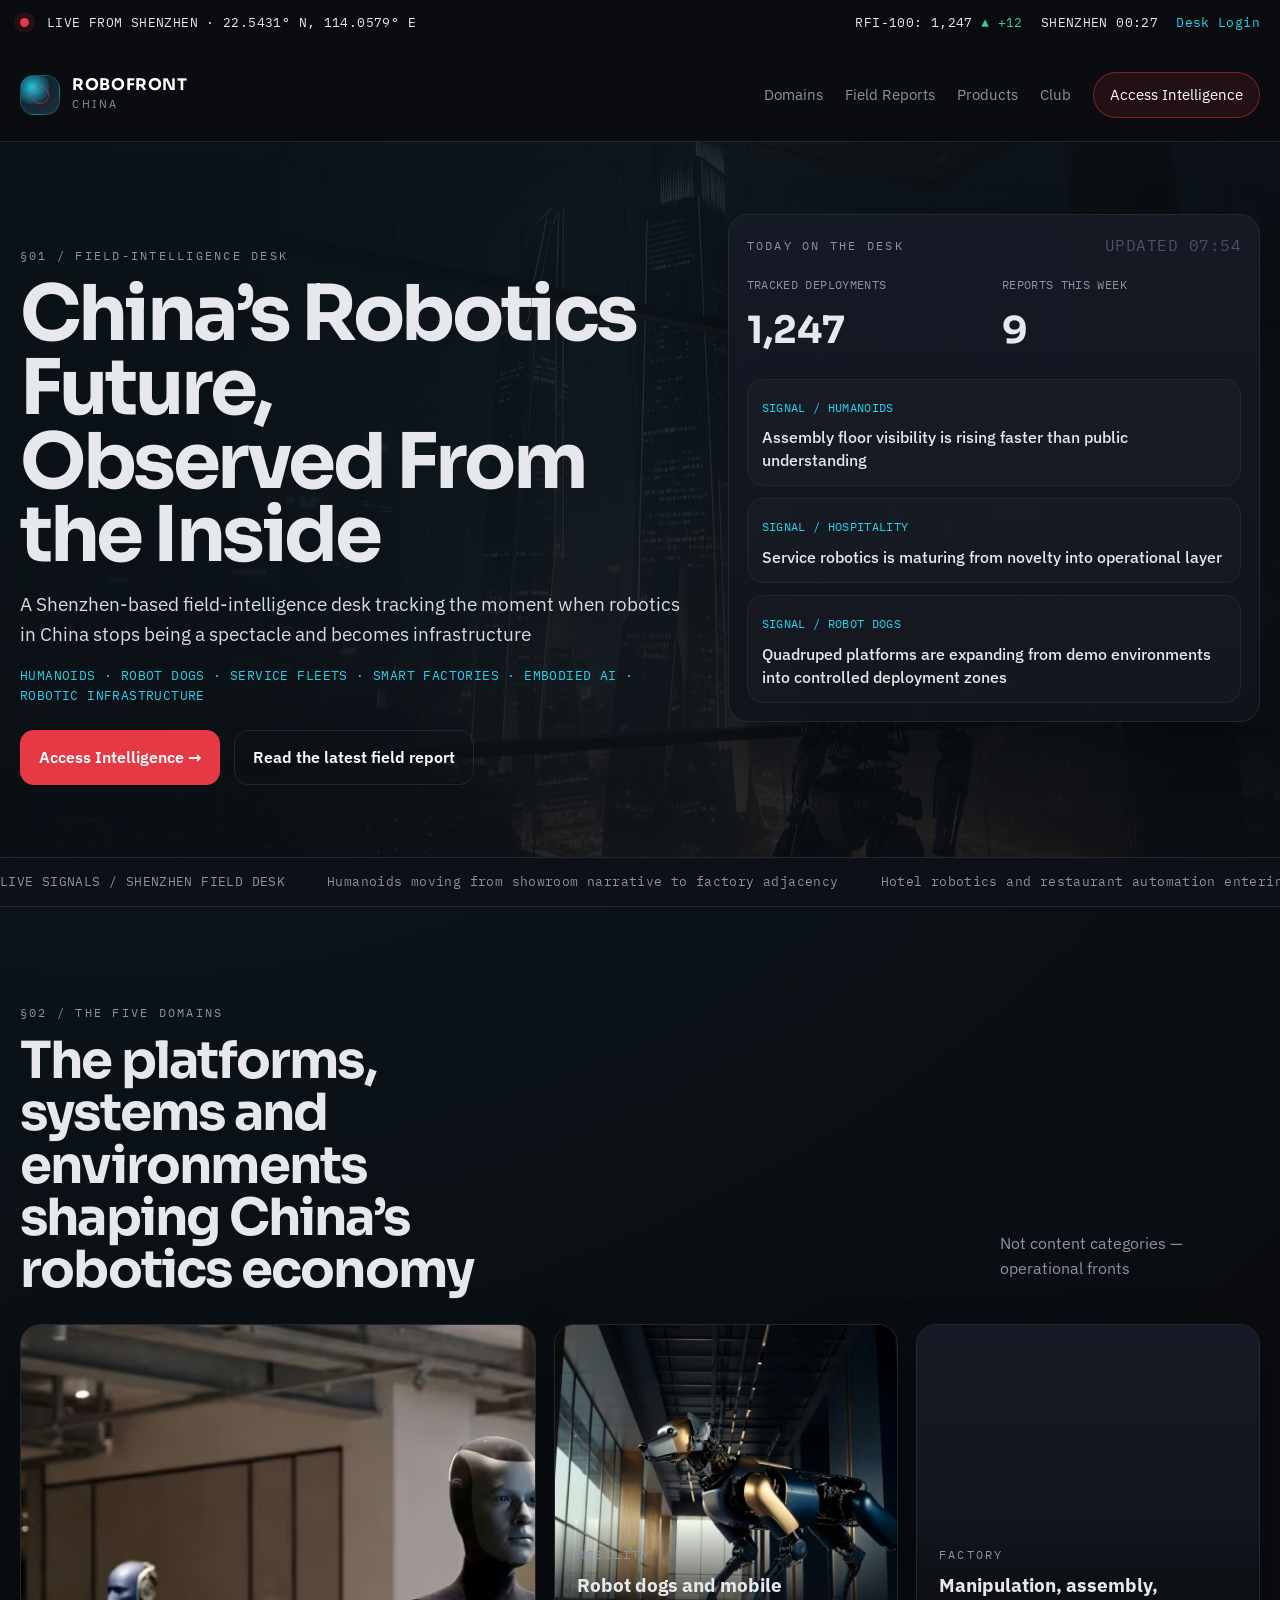
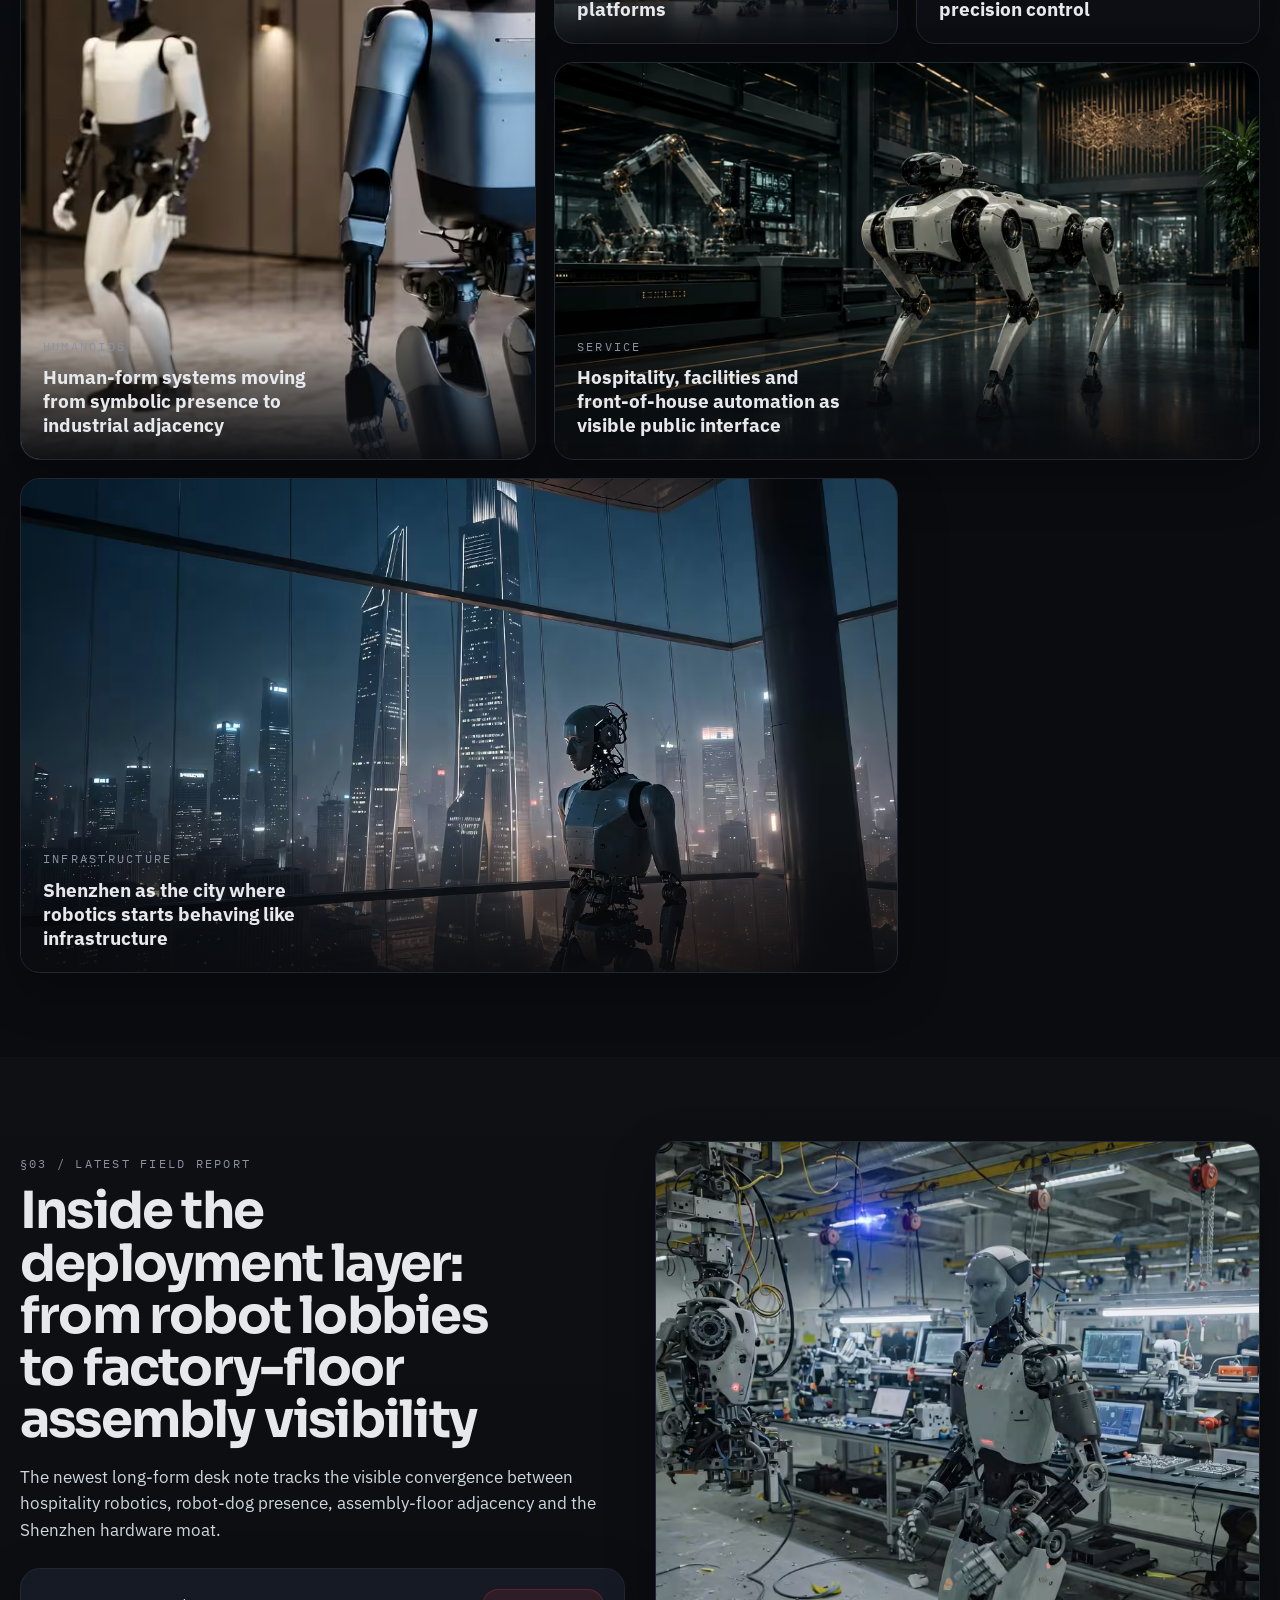
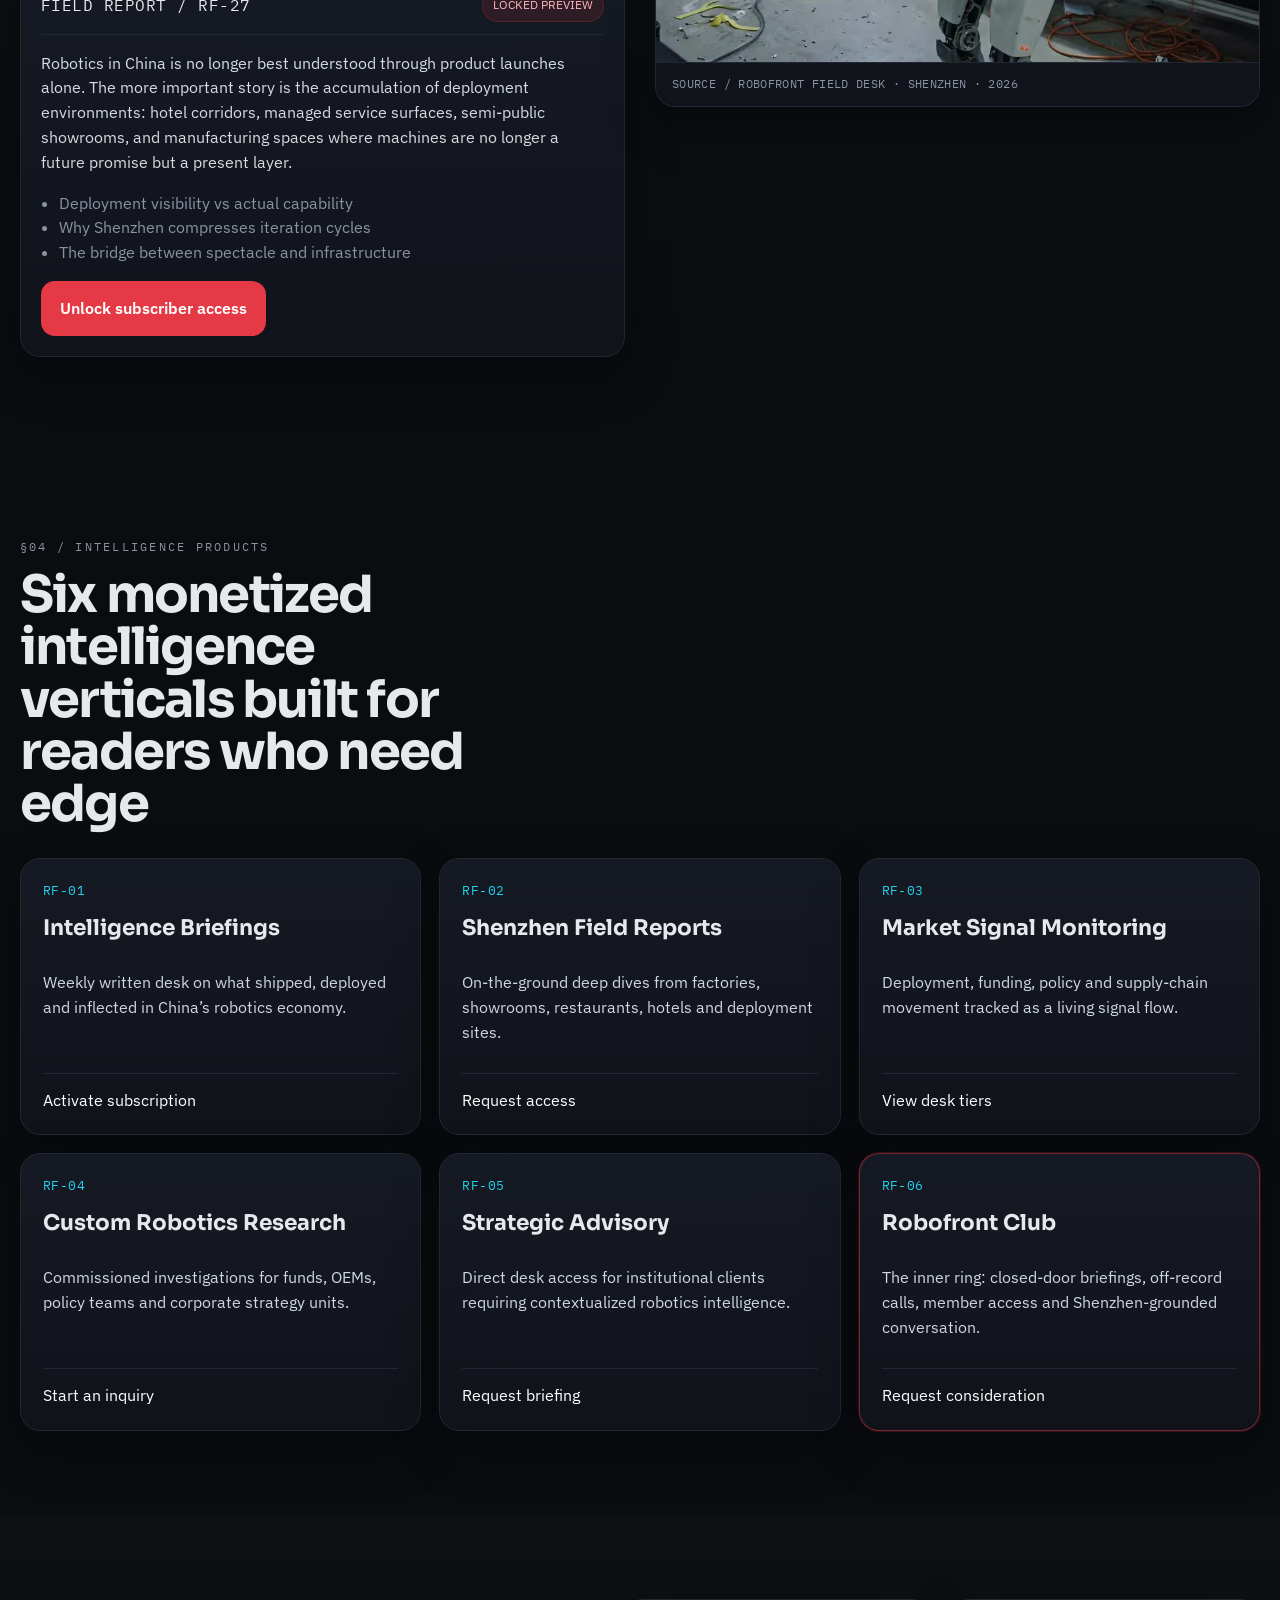
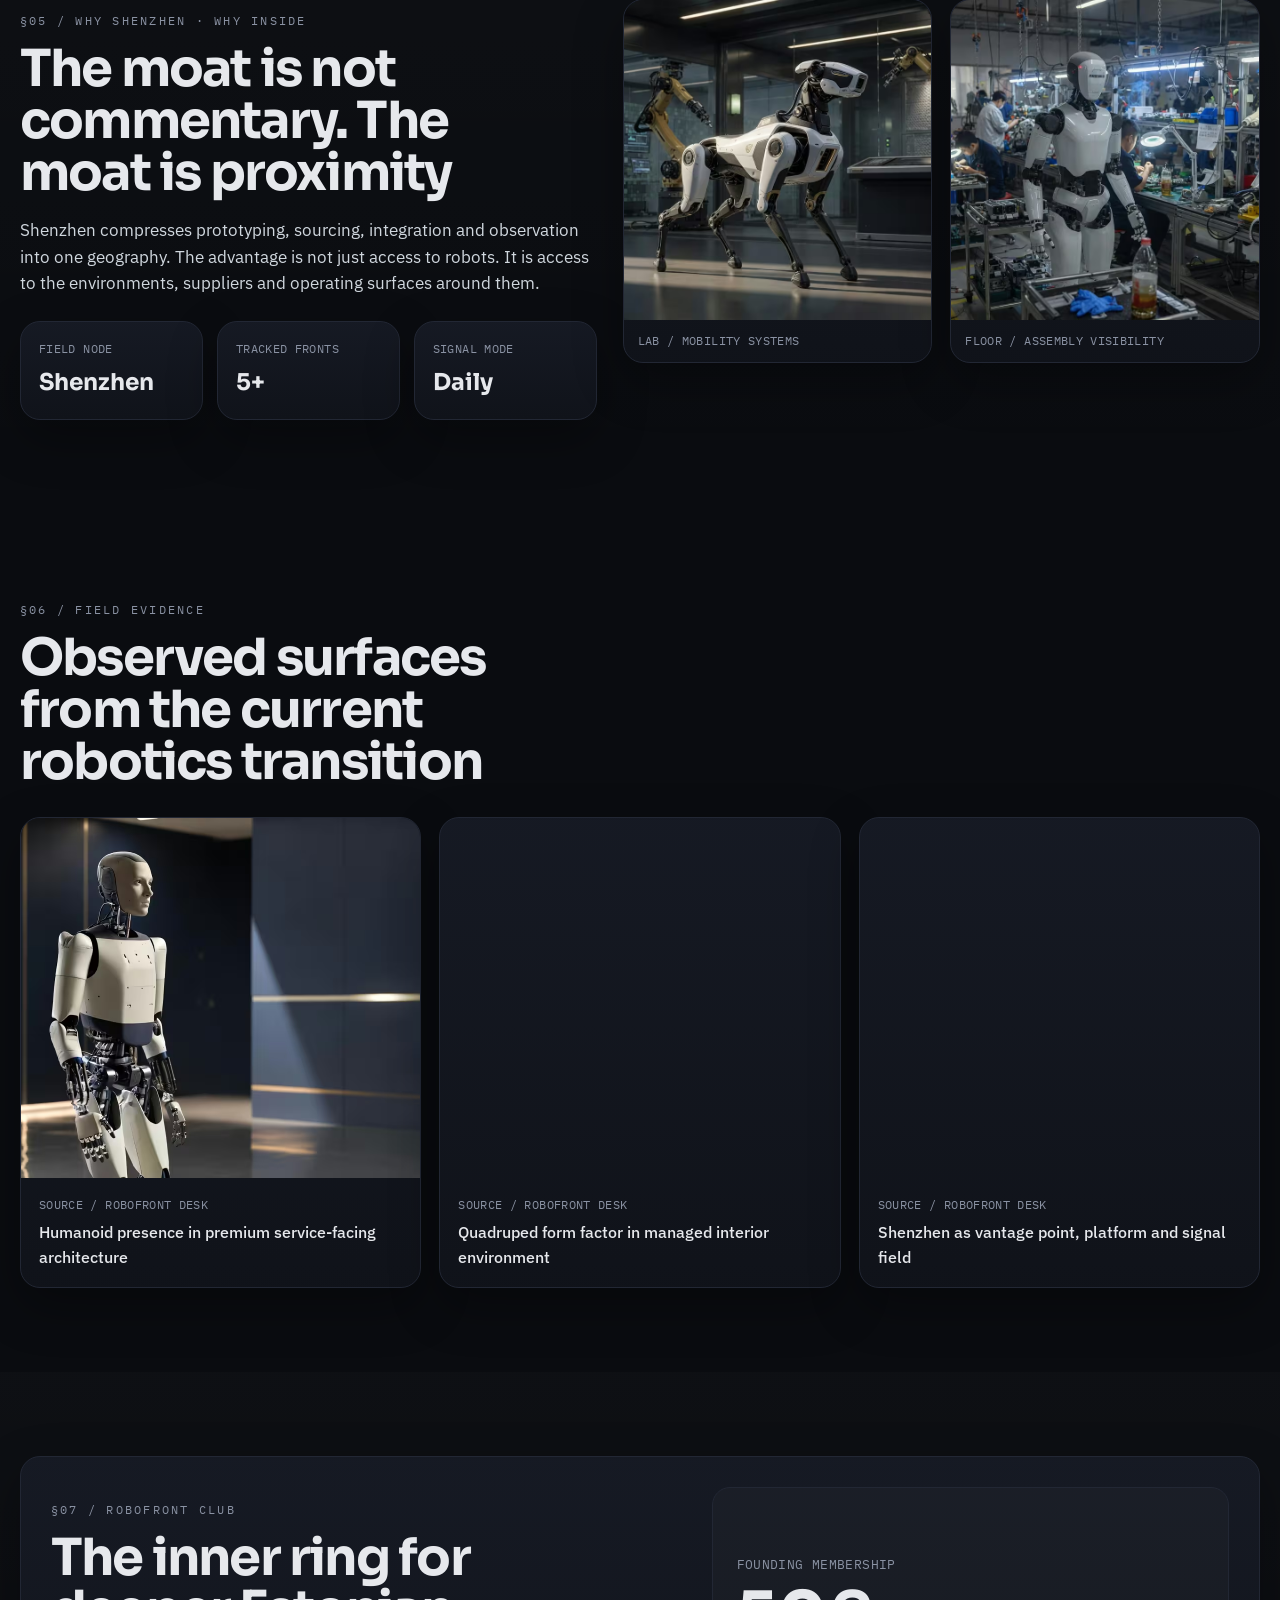
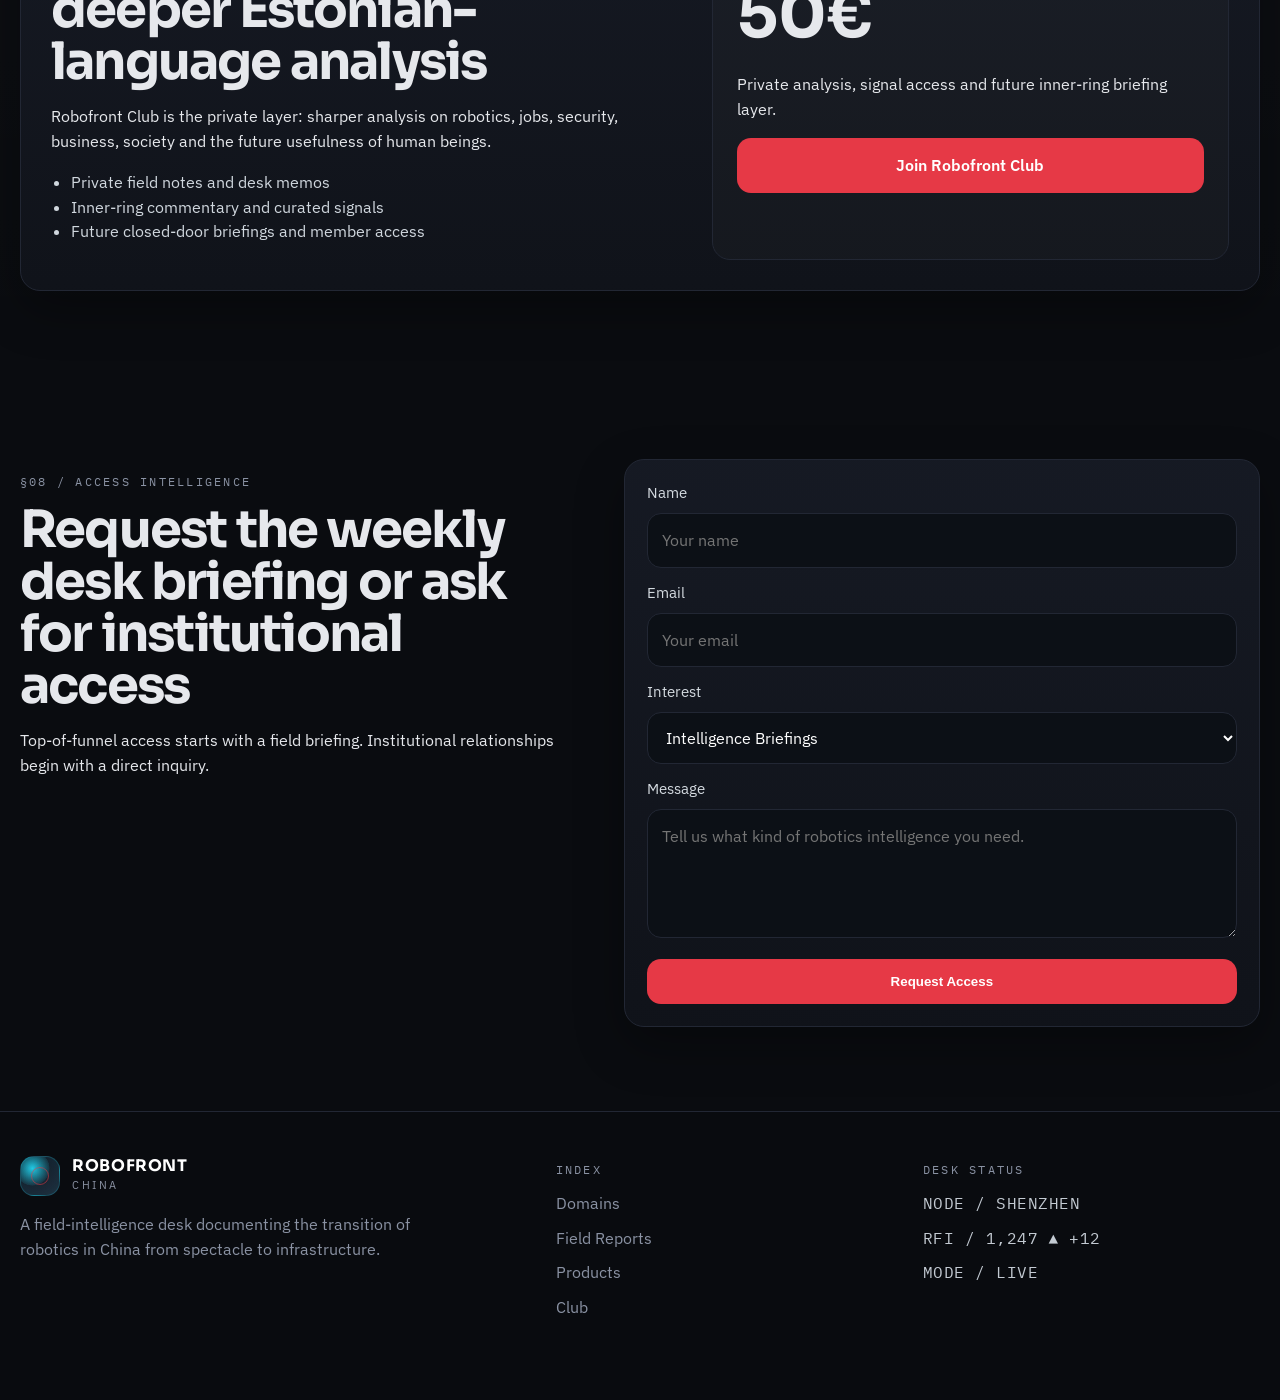
<file: index.html>
<!DOCTYPE html>
<html lang="en">
<head>
  <meta charset="UTF-8" />
  <link rel="preload" as="image" href="hero.jpg" fetchpriority="high" />
  <meta name="viewport" content="width=device-width, initial-scale=1.0" />
  <title>ROBOFRONT CHINA — China’s Robotics Future, Observed From the Inside</title>
  <meta name="description" content="A Shenzhen-based field intelligence desk tracking the rise of China’s robotics civilization across humanoids, robot dogs, service fleets and smart factories." />
  <link rel="canonical" href="https://robofront.io/" />
  <meta name="theme-color" content="#0C1014" />
  <meta name="author" content="Steven Alber" />

  <!-- Open Graph (Facebook / Telegram / LinkedIn / WhatsApp) -->
  <meta property="og:type" content="website" />
  <meta property="og:site_name" content="Robofront China" />
  <meta property="og:title" content="ROBOFRONT CHINA — China’s Robotics Future, Observed From the Inside" />
  <meta property="og:description" content="A Shenzhen-based field-intelligence desk tracking the moment robotics in China stops being a spectacle and becomes infrastructure — humanoids, robot dogs, service fleets and smart factories." />
  <meta property="og:url" content="https://robofront.io/" />
  <meta property="og:image" content="https://robofront.io/og-image.jpg" />
  <meta property="og:image:secure_url" content="https://robofront.io/og-image.jpg" />
  <meta property="og:image:type" content="image/jpeg" />
  <meta property="og:image:width" content="1200" />
  <meta property="og:image:height" content="630" />
  <meta property="og:image:alt" content="Robofront China — field-intelligence desk, Shenzhen" />
  <meta property="og:locale" content="en_US" />

  <!-- Twitter / X -->
  <meta name="twitter:card" content="summary_large_image" />
  <meta name="twitter:title" content="ROBOFRONT CHINA — China’s Robotics Future, Observed From the Inside" />
  <meta name="twitter:description" content="Shenzhen-based field-intelligence desk: humanoids, robot dogs, service fleets and smart factories — the transition from spectacle to infrastructure." />
  <meta name="twitter:image" content="https://robofront.io/og-image.jpg" />
  <meta name="twitter:image:alt" content="Robofront China — field-intelligence desk, Shenzhen" />

  <!-- Icons & manifest -->
  <link rel="icon" href="/favicon.svg" type="image/svg+xml" />
  <link rel="icon" href="/favicon-32.png" sizes="32x32" type="image/png" />
  <link rel="apple-touch-icon" href="/apple-touch-icon.png" />
  <link rel="manifest" href="/site.webmanifest" />

  <!-- Structured data -->
  <script type="application/ld+json">
  {
    "@context": "https://schema.org",
    "@graph": [
      {
        "@type": "Organization",
        "@id": "https://robofront.io/#org",
        "name": "Robofront China",
        "alternateName": "ROBOFRONT Intelligence",
        "url": "https://robofront.io/",
        "logo": "https://robofront.io/icon-512.png",
        "image": "https://robofront.io/og-image.jpg",
        "description": "A Shenzhen-based field-intelligence desk tracking the rise of China’s robotics economy across humanoids, robot dogs, service fleets and smart factories.",
        "founder": { "@type": "Person", "name": "Steven Alber" },
        "areaServed": "Worldwide"
      },
      {
        "@type": "WebSite",
        "@id": "https://robofront.io/#site",
        "url": "https://robofront.io/",
        "name": "Robofront China",
        "publisher": { "@id": "https://robofront.io/#org" },
        "inLanguage": "en"
      }
    ]
  }
  </script>
  <link rel="stylesheet" href="style.css" />
</head>
<body>
  <div class="command-bar">
    <div class="container command-inner">
      <div class="command-left">
        <span class="live-dot"></span>
        <span class="mono">LIVE FROM SHENZHEN · 22.5431° N, 114.0579° E</span>
      </div>
      <div class="command-right mono">
        <span>RFI-100: 1,247 <em class="up">▲ +12</em></span>
        <span data-shenzhen-clock>SHENZHEN 07:00</span>
        <a href="access.html">Desk Login</a>
      </div>
    </div>
  </div>

  <header class="site-header">
    <div class="container nav-row">
      <a class="brand" href="index.html">
        <span class="brand-mark"></span>
        <span>
          <strong>ROBOFRONT</strong>
          <small>CHINA</small>
        </span>
      </a>
      <nav class="site-nav"><a href="domains.html">Domains</a><a href="field-reports.html">Field Reports</a><a href="products.html">Products</a><a href="club.html">Club</a><a class="nav-cta" href="access.html">Access Intelligence</a></nav>
      <button class="menu-toggle" aria-label="Open navigation">☰</button>
    </div>
  </header>

  <main id="top">
    <section class="hero">
      <div class="hero-bg"></div>
      <div class="container hero-grid">
        <div class="hero-copy">
          <p class="eyebrow mono">§01 / FIELD-INTELLIGENCE DESK</p>
          <h1>China’s Robotics Future,<br />Observed From the Inside</h1>
          <p class="subhead">A Shenzhen-based field-intelligence desk tracking the moment when robotics in China stops being a spectacle and becomes infrastructure</p>
          <p class="hero-line mono">HUMANOIDS · ROBOT DOGS · SERVICE FLEETS · SMART FACTORIES · EMBODIED AI · ROBOTIC INFRASTRUCTURE</p>
          <div class="hero-actions">
            <a class="btn btn-primary" href="#briefing">Access Intelligence →</a>
            <a class="btn btn-secondary" href="field-reports.html">Read the latest field report</a>
          </div>
        </div>
        <aside class="hero-panel panel">
          <div class="panel-head">
            <span class="eyebrow mono">TODAY ON THE DESK</span>
            <span class="mono faint">UPDATED 07:54</span>
          </div>
          <div class="metric-row">
            <div>
              <label class="mono">Tracked deployments</label>
              <strong data-count="1247">0</strong>
            </div>
            <div>
              <label class="mono">Reports this week</label>
              <strong data-count="9">0</strong>
            </div>
          </div>
          <div class="signal-list">
            <article>
              <span class="signal-tag mono">SIGNAL / HUMANOIDS</span>
              <h3>Assembly floor visibility is rising faster than public understanding</h3>
            </article>
            <article>
              <span class="signal-tag mono">SIGNAL / HOSPITALITY</span>
              <h3>Service robotics is maturing from novelty into operational layer</h3>
            </article>
            <article>
              <span class="signal-tag mono">SIGNAL / ROBOT DOGS</span>
              <h3>Quadruped platforms are expanding from demo environments into controlled deployment zones</h3>
            </article>
          </div>
        </aside>
      </div>
    </section>

    <section class="ticker-wrap" aria-label="Live signal ticker">
      <div class="ticker-track mono">
        <span>LIVE SIGNALS / SHENZHEN FIELD DESK</span>
        <span>Humanoids moving from showroom narrative to factory adjacency</span>
        <span>Hotel robotics and restaurant automation entering visibility phase</span>
        <span>Robot-dog platforms gaining stronger enterprise and facility positioning</span>
        <span>Supply chain density remains the hidden advantage of Shenzhen</span>
        <span>Embodied AI narrative is being built on top of deployment reality</span>
      </div>
    </section>

    <section class="section" id="domains">
      <div class="container">
        <div class="section-title-row">
          <div>
            <p class="eyebrow mono">§02 / THE FIVE DOMAINS</p>
            <h2>The platforms, systems and environments shaping China’s robotics economy</h2>
          </div>
          <p class="section-kicker">Not content categories — operational fronts</p>
        </div>
        <div class="domain-grid">
          <article class="domain-card panel tall">
            <picture><source type="image/avif" srcset="field-01.avif"><source type="image/webp" srcset="field-01.webp"><img src="field-01.jpg" alt="Humanoid robots in a premium interior"  loading="lazy" decoding="async"></picture>
            <div class="card-copy">
              <span class="eyebrow mono">HUMANOIDS</span>
              <h3>Human-form systems moving from symbolic presence to industrial adjacency</h3>
            </div>
          </article>
          <article class="domain-card panel">
            <picture><source type="image/avif" srcset="field-02.avif"><source type="image/webp" srcset="field-02.webp"><img src="field-02.jpg" alt="Robot dog in a modern corridor"  loading="lazy" decoding="async"></picture>
            <div class="card-copy">
              <span class="eyebrow mono">MOBILITY</span>
              <h3>Robot dogs and mobile platforms</h3>
            </div>
          </article>
          <article class="domain-card panel">
            <picture><source type="image/avif" srcset="field-03.avif"><source type="image/webp" srcset="field-03.webp"><img src="field-03.jpg" alt="Robot hands manipulating components"  loading="lazy" decoding="async"></picture>
            <div class="card-copy">
              <span class="eyebrow mono">FACTORY</span>
              <h3>Manipulation, assembly, precision control</h3>
            </div>
          </article>
          <article class="domain-card panel wide">
            <picture><source type="image/avif" srcset="field-04.avif"><source type="image/webp" srcset="field-04.webp"><img src="field-04.jpg" alt="Advanced robot dog in a robotics showroom"  loading="lazy" decoding="async"></picture>
            <div class="card-copy">
              <span class="eyebrow mono">SERVICE</span>
              <h3>Hospitality, facilities and front-of-house automation as visible public interface</h3>
            </div>
          </article>
          <article class="domain-card panel wide">
            <picture><source type="image/avif" srcset="field-05.avif"><source type="image/webp" srcset="field-05.webp"><img src="field-05.jpg" alt="Humanoid robot in front of Shenzhen skyline at night"  loading="lazy" decoding="async"></picture>
            <div class="card-copy">
              <span class="eyebrow mono">INFRASTRUCTURE</span>
              <h3>Shenzhen as the city where robotics starts behaving like infrastructure</h3>
            </div>
          </article>
        </div>
      </div>
    </section>

    <section class="section alt" id="report">
      <div class="container feature-grid">
        <div class="feature-copy">
          <p class="eyebrow mono">§03 / LATEST FIELD REPORT</p>
          <h2>Inside the deployment layer: from robot lobbies to factory-floor assembly visibility</h2>
          <p>The newest long-form desk note tracks the visible convergence between hospitality robotics, robot-dog presence, assembly-floor adjacency and the Shenzhen hardware moat.</p>
          <div class="locked-preview panel">
            <div class="locked-head">
              <span class="mono">FIELD REPORT / RF-27</span>
              <span class="lock">LOCKED PREVIEW</span>
            </div>
            <p>Robotics in China is no longer best understood through product launches alone. The more important story is the accumulation of deployment environments: hotel corridors, managed service surfaces, semi-public showrooms, and manufacturing spaces where machines are no longer a future promise but a present layer.</p>
            <ul>
              <li>Deployment visibility vs actual capability</li>
              <li>Why Shenzhen compresses iteration cycles</li>
              <li>The bridge between spectacle and infrastructure</li>
            </ul>
            <a class="btn btn-primary" href="access.html?interest=Shenzhen%20Field%20Reports" data-interest="Shenzhen Field Reports">Unlock subscriber access</a>
          </div>
        </div>
        <div class="feature-media panel">
          <picture><source type="image/avif" srcset="field-06.avif"><source type="image/webp" srcset="field-06.webp"><img src="field-06.jpg" alt="Humanoid robot on a Shenzhen factory floor"  loading="lazy" decoding="async"></picture>
          <div class="caption mono">SOURCE / ROBOFRONT FIELD DESK · SHENZHEN · 2026</div>
        </div>
      </div>
    </section>

    <section class="section" id="products">
      <div class="container">
        <div class="section-title-row">
          <div>
            <p class="eyebrow mono">§04 / INTELLIGENCE PRODUCTS</p>
            <h2>Six monetized intelligence verticals built for readers who need edge</h2>
          </div>
        </div>
        <div class="product-grid">
          <article class="product-card panel"><span class="code mono">RF-01</span><h3>Intelligence Briefings</h3><p>Weekly written desk on what shipped, deployed and inflected in China’s robotics economy.</p><a href="access.html?interest=Intelligence%20Briefings" data-interest="Intelligence Briefings">Activate subscription</a></article>
          <article class="product-card panel"><span class="code mono">RF-02</span><h3>Shenzhen Field Reports</h3><p>On-the-ground deep dives from factories, showrooms, restaurants, hotels and deployment sites.</p><a href="access.html?interest=Shenzhen%20Field%20Reports" data-interest="Shenzhen Field Reports">Request access</a></article>
          <article class="product-card panel"><span class="code mono">RF-03</span><h3>Market Signal Monitoring</h3><p>Deployment, funding, policy and supply-chain movement tracked as a living signal flow.</p><a href="products.html" data-interest="Market Signal Monitoring">View desk tiers</a></article>
          <article class="product-card panel"><span class="code mono">RF-04</span><h3>Custom Robotics Research</h3><p>Commissioned investigations for funds, OEMs, policy teams and corporate strategy units.</p><a href="access.html?interest=Custom%20Robotics%20Research" data-interest="Custom Robotics Research">Start an inquiry</a></article>
          <article class="product-card panel"><span class="code mono">RF-05</span><h3>Strategic Advisory</h3><p>Direct desk access for institutional clients requiring contextualized robotics intelligence.</p><a href="access.html?interest=Strategic%20Advisory" data-interest="Strategic Advisory">Request briefing</a></article>
          <article class="product-card panel highlight"><span class="code mono">RF-06</span><h3>Robofront Club</h3><p>The inner ring: closed-door briefings, off-record calls, member access and Shenzhen-grounded conversation.</p><a href="club.html" data-interest="Robofront Club">Request consideration</a></article>
        </div>
      </div>
    </section>

    <section class="section alt">
      <div class="container inside-grid">
        <div class="inside-copy">
          <p class="eyebrow mono">§05 / WHY SHENZHEN · WHY INSIDE</p>
          <h2>The moat is not commentary. The moat is proximity</h2>
          <p>Shenzhen compresses prototyping, sourcing, integration and observation into one geography. The advantage is not just access to robots. It is access to the environments, suppliers and operating surfaces around them.</p>
          <div class="mini-stats">
            <div class="mini-stat panel"><span class="mono">FIELD NODE</span><strong>Shenzhen</strong></div>
            <div class="mini-stat panel"><span class="mono">TRACKED FRONTS</span><strong>5+</strong></div>
            <div class="mini-stat panel"><span class="mono">SIGNAL MODE</span><strong>Daily</strong></div>
          </div>
        </div>
        <div class="inside-media-grid">
          <figure class="panel"><picture><source type="image/avif" srcset="field-07.avif"><source type="image/webp" srcset="field-07.webp"><img src="field-07.jpg" alt="Robot dog in advanced lab"  loading="lazy" decoding="async"></picture><figcaption class="mono">LAB / MOBILITY SYSTEMS</figcaption></figure>
          <figure class="panel"><picture><source type="image/avif" srcset="field-08.avif"><source type="image/webp" srcset="field-08.webp"><img src="field-08.jpg" alt="Humanoid robot in workshop setting"  loading="lazy" decoding="async"></picture><figcaption class="mono">FLOOR / ASSEMBLY VISIBILITY</figcaption></figure>
        </div>
      </div>
    </section>

    <section class="section" id="evidence">
      <div class="container">
        <div class="section-title-row">
          <div>
            <p class="eyebrow mono">§06 / FIELD EVIDENCE</p>
            <h2>Observed surfaces from the current robotics transition</h2>
          </div>
        </div>
        <div class="evidence-grid">
          <figure class="evidence-card panel">
            <picture><source type="image/avif" srcset="field-09.avif"><source type="image/webp" srcset="field-09.webp"><img src="field-09.jpg" alt="Single humanoid robot in blue interior"  loading="lazy" decoding="async"></picture>
            <figcaption><span class="mono">SOURCE / ROBOFRONT DESK</span><strong>Humanoid presence in premium service-facing architecture</strong></figcaption>
          </figure>
          <figure class="evidence-card panel">
            <picture><source type="image/avif" srcset="field-10.avif"><source type="image/webp" srcset="field-10.webp"><img src="field-10.jpg" alt="Robot dog in corridor"  loading="lazy" decoding="async"></picture>
            <figcaption><span class="mono">SOURCE / ROBOFRONT DESK</span><strong>Quadruped form factor in managed interior environment</strong></figcaption>
          </figure>
          <figure class="evidence-card panel">
            <picture><source type="image/avif" srcset="field-11.avif"><source type="image/webp" srcset="field-11.webp"><img src="field-11.jpg" alt="Robot overlooking Shenzhen skyline"  loading="lazy" decoding="async"></picture>
            <figcaption><span class="mono">SOURCE / ROBOFRONT DESK</span><strong>Shenzhen as vantage point, platform and signal field</strong></figcaption>
          </figure>
        </div>
      </div>
    </section>

    <section class="section club-section alt" id="club">
      <div class="container club-grid panel">
        <div>
          <p class="eyebrow mono">§07 / ROBOFRONT CLUB</p>
          <h2>The inner ring for deeper Estonian-language analysis</h2>
          <p>Robofront Club is the private layer: sharper analysis on robotics, jobs, security, business, society and the future usefulness of human beings.</p>
          <ul class="club-list">
            <li>Private field notes and desk memos</li>
            <li>Inner-ring commentary and curated signals</li>
            <li>Future closed-door briefings and member access</li>
          </ul>
        </div>
        <div class="club-box">
          <span class="mono">FOUNDING MEMBERSHIP</span>
          <strong>50€</strong>
          <p>Private analysis, signal access and future inner-ring briefing layer.</p>
          <a class="btn btn-primary" href="access.html?interest=Robofront%20Club" data-interest="Robofront Club">Join Robofront Club</a>
        </div>
      </div>
    </section>

    <section class="section briefing" id="briefing">
      <div class="container briefing-grid">
        <div>
          <p class="eyebrow mono">§08 / ACCESS INTELLIGENCE</p>
          <h2>Request the weekly desk briefing or ask for institutional access</h2>
          <p>Top-of-funnel access starts with a field briefing. Institutional relationships begin with a direct inquiry.</p>
        </div>
        <form class="briefing-form panel">
          <label>
            <span>Name</span>
            <input type="text" name="name" placeholder="Your name" autocomplete="name" required />
          </label>
          <label>
            <span>Email</span>
            <input type="email" name="email" placeholder="Your email" autocomplete="email" required />
          </label>
          <label>
            <span>Interest</span>
            <select name="interest">
              <option>Intelligence Briefings</option>
              <option>Shenzhen Field Reports</option>
              <option>Market Signal Monitoring</option>
              <option>Custom Robotics Research</option>
              <option>Strategic Advisory</option>
              <option>Robofront Club</option>
            </select>
          </label>
          <label>
            <span>Message</span>
            <textarea rows="4" name="message" placeholder="Tell us what kind of robotics intelligence you need."></textarea>
          </label>
          <!-- honeypot: bots fill this, humans never see it -->
          <input type="text" name="_honey" tabindex="-1" autocomplete="off" aria-hidden="true" style="position:absolute;left:-9999px;opacity:0;height:0;width:0;" />
          <button type="submit" class="btn btn-primary">Request Access</button>
          <p class="form-status" role="status" aria-live="polite" hidden></p>
        </form>
      </div>
    </section>
  </main>

  <footer class="site-footer">
    <div class="container footer-grid">
      <div>
        <a class="brand footer-brand" href="index.html">
          <span class="brand-mark"></span>
          <span><strong>ROBOFRONT</strong><small>CHINA</small></span>
        </a>
        <p>A field-intelligence desk documenting the transition of robotics in China from spectacle to infrastructure.</p>
      </div>
      <div>
        <span class="eyebrow mono">INDEX</span>
        <ul>
          <li><a href="domains.html">Domains</a></li>
          <li><a href="field-reports.html">Field Reports</a></li>
          <li><a href="products.html">Products</a></li>
          <li><a href="club.html">Club</a></li>
        </ul>
      </div>
      <div>
        <span class="eyebrow mono">DESK STATUS</span>
        <ul class="mono status-list">
          <li>NODE / SHENZHEN</li>
          <li>RFI / 1,247 ▲ +12</li>
          <li>MODE / LIVE</li>
        </ul>
      </div>
    </div>
  </footer>
  <script src="app.js"></script>
</body>
</html>
</file>
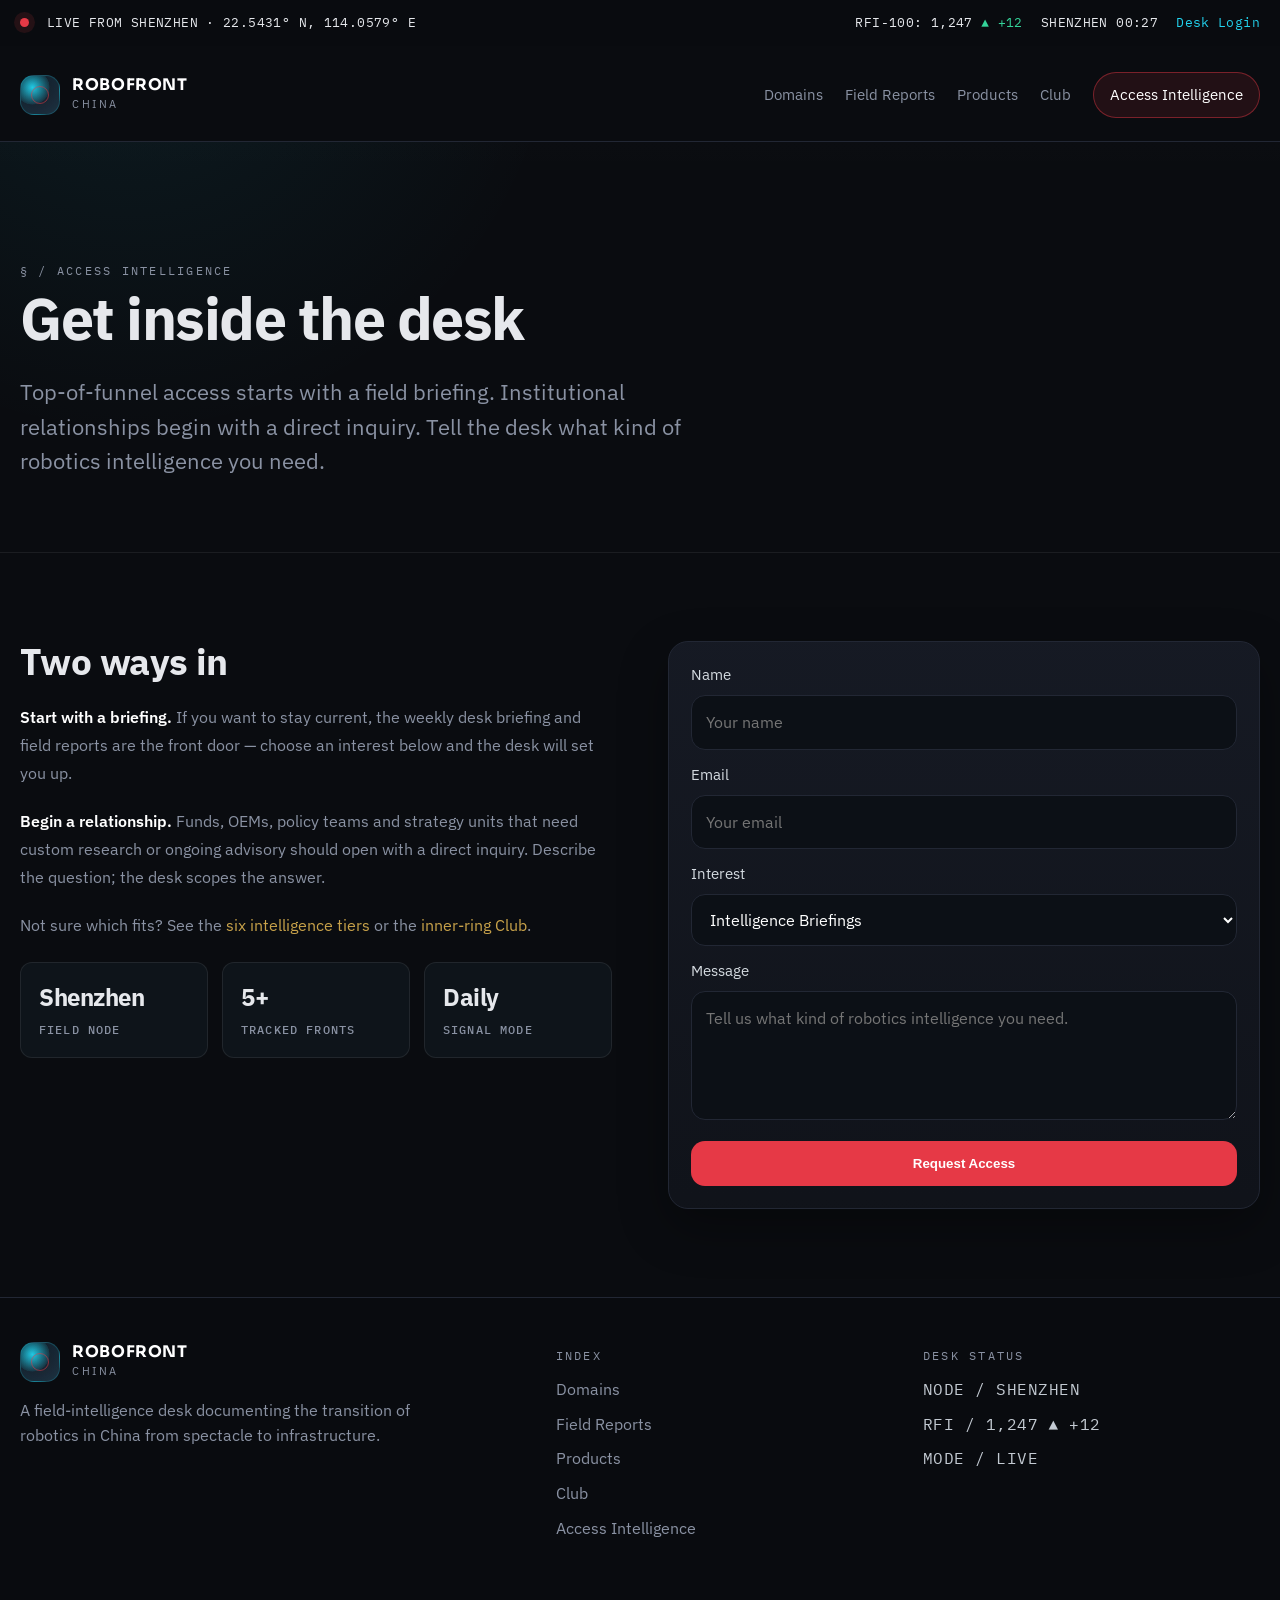
<file: access.html>
<!DOCTYPE html>
<html lang="en">
<head>
  <meta charset="UTF-8" />
  <meta name="viewport" content="width=device-width, initial-scale=1.0" />
  <title>Access Intelligence — Request the desk | Robofront China</title>
  <meta name="description" content="Request the weekly Shenzhen robotics briefing, field reports, custom research or institutional advisory from the Robofront field-intelligence desk." />
  <link rel="canonical" href="https://robofront.io/access.html" />
  <meta name="theme-color" content="#0C1014" />
  <meta property="og:type" content="website" />
  <meta property="og:site_name" content="Robofront China" />
  <meta property="og:title" content="Access Intelligence — Request the desk | Robofront China" />
  <meta property="og:description" content="Request the weekly Shenzhen robotics briefing, field reports, custom research or institutional advisory from the Robofront field-intelligence desk." />
  <meta property="og:url" content="https://robofront.io/access.html" />
  <meta property="og:image" content="https://robofront.io/og-image.jpg" />
  <meta property="og:image:width" content="1200" />
  <meta property="og:image:height" content="630" />
  <meta name="twitter:card" content="summary_large_image" />
  <meta name="twitter:image" content="https://robofront.io/og-image.jpg" />
  <link rel="icon" href="/favicon.svg" type="image/svg+xml" />
  <link rel="icon" href="/favicon-32.png" sizes="32x32" type="image/png" />
  <link rel="apple-touch-icon" href="/apple-touch-icon.png" />
  <link rel="manifest" href="/site.webmanifest" />
  <style>picture{display:contents}@font-face{font-family:"IBM Plex Sans";font-style:normal;font-weight:400;font-display:swap;src:url("ibm-plex-sans-400.woff2") format("woff2");}@font-face{font-family:"IBM Plex Sans";font-style:normal;font-weight:500;font-display:swap;src:url("ibm-plex-sans-500.woff2") format("woff2");}@font-face{font-family:"IBM Plex Sans";font-style:normal;font-weight:600;font-display:swap;src:url("ibm-plex-sans-600.woff2") format("woff2");}@font-face{font-family:"IBM Plex Sans";font-style:normal;font-weight:700;font-display:swap;src:url("ibm-plex-sans-700.woff2") format("woff2");}@font-face{font-family:"IBM Plex Mono";font-style:normal;font-weight:400;font-display:swap;src:url("ibm-plex-mono-400.woff2") format("woff2");}@font-face{font-family:"IBM Plex Mono";font-style:normal;font-weight:500;font-display:swap;src:url("ibm-plex-mono-500.woff2") format("woff2");}@font-face{font-family:"IBM Plex Mono";font-style:normal;font-weight:600;font-display:swap;src:url("ibm-plex-mono-600.woff2") format("woff2");}@font-face{font-family:"Sora";font-style:normal;font-weight:600;font-display:swap;src:url("sora-600.woff2") format("woff2");}@font-face{font-family:"Sora";font-style:normal;font-weight:700;font-display:swap;src:url("sora-700.woff2") format("woff2");}@font-face{font-family:"Sora";font-style:normal;font-weight:800;font-display:swap;src:url("sora-800.woff2") format("woff2");}

:root{
  --bg:#0A0C10;
  --surface:#10131A;
  --surface-2:#161A24;
  --border:#222734;
  --text:#E6E8EC;
  --muted:#8A92A3;
  --faint:#4A5163;
  --red:#E63946;
  --cyan:#22D3EE;
  --green:#34D399;
  --shadow:0 18px 50px rgba(0,0,0,.32);
  --radius:20px;
  --max:1240px;
}
*{box-sizing:border-box}
html{scroll-behavior:smooth}
body{margin:0;background:var(--bg);color:var(--text);font-family:'IBM Plex Sans',system-ui,sans-serif;line-height:1.55;background-image:radial-gradient(circle at 10% 0%, rgba(34,211,238,.08), transparent 22%), linear-gradient(to bottom, rgba(255,255,255,.02), transparent 180px);}
a{color:inherit;text-decoration:none}
img{display:block;max-width:100%;height:auto}
.container{width:min(var(--max), calc(100% - 40px));margin:0 auto}
.mono{font-family:'IBM Plex Mono', monospace;letter-spacing:.03em}
.eyebrow{font-size:.78rem;color:var(--muted);text-transform:uppercase;letter-spacing:.18em}
.faint{color:var(--faint)}
.panel{background:linear-gradient(180deg, rgba(22,26,36,.98), rgba(16,19,26,.98)); border:1px solid var(--border); border-radius:var(--radius); box-shadow:var(--shadow)}
.command-bar{border-bottom:1px solid #0A0C10;background:#090b0f;position:sticky;top:0;z-index:1000}
.command-inner{display:flex;justify-content:space-between;align-items:center;gap:18px;padding:10px 0;font-size:.8rem}
.command-left,.command-right{display:flex;align-items:center;gap:18px;flex-wrap:wrap}
.command-right a{color:var(--cyan)}
.live-dot{width:9px;height:9px;border-radius:50%;background:var(--red);box-shadow:0 0 0 6px rgba(230,57,70,.12)}
.up{color:var(--green);font-style:normal}
.site-header{position:sticky;top:41px;z-index:999;background:#0A0C10;backdrop-filter:blur(12px);border-top:1px solid #0A0C10;border-bottom:1px solid rgba(34,39,52,.7);margin-top:-1px}
.nav-row{display:flex;align-items:center;justify-content:space-between;padding:16px 0;gap:20px}
.brand{display:flex;align-items:center;gap:12px}
.brand strong{display:block;font-family:'Sora', sans-serif;font-size:1rem;line-height:1;color:#fff;letter-spacing:.04em}
.brand small{display:block;color:var(--muted);letter-spacing:.23em;font-size:.69rem;margin-top:3px}
.brand-mark{width:40px;height:40px;border-radius:14px;background:radial-gradient(circle at 30% 30%, rgba(34,211,238,.95), rgba(34,211,238,.1) 45%, transparent 46%), linear-gradient(145deg,#0f1620,#1e2938);border:1px solid rgba(34,211,238,.25);position:relative;box-shadow:inset 0 0 24px rgba(34,211,238,.08)}
.brand-mark::after{content:'';position:absolute;inset:10px;border-radius:50%;border:1px solid rgba(230,57,70,.55)}
.site-nav{display:flex;align-items:center;gap:22px}
.site-nav a{color:var(--muted);font-size:.95rem}
.site-nav a:hover{color:#fff}
.nav-cta{padding:10px 16px;border:1px solid rgba(230,57,70,.45);background:rgba(230,57,70,.11);border-radius:999px;color:#fff!important}
.menu-toggle{display:none;background:none;border:none;color:#fff;font-size:1.5rem}
.hero{position:relative;padding:72px 0 42px;overflow:hidden}
.hero-bg{position:absolute;inset:0;background-image:linear-gradient(90deg, rgba(10,12,16,.95) 15%, rgba(10,12,16,.82) 42%, rgba(10,12,16,.78) 60%, rgba(10,12,16,.92) 100%), url('hero.jpg'); background-size:cover; background-position:center; opacity:.55}
.hero-grid{position:relative;display:grid;grid-template-columns:1.12fr .88fr;gap:30px;align-items:start}
.hero-copy{padding:20px 0 30px}
.hero h1{margin:.35rem 0 1rem;font-family:'Sora', sans-serif;font-size:clamp(3rem, 6vw, 6rem);line-height:.96;letter-spacing:-.045em;max-width:11ch}
.subhead{font-size:1.2rem;color:#d6dbe2;max-width:680px;margin:0 0 1rem}
.hero-line{color:var(--cyan);font-size:.84rem;max-width:700px}
.hero-actions{display:flex;gap:14px;flex-wrap:wrap;margin-top:24px}
.btn{display:inline-flex;align-items:center;justify-content:center;padding:14px 18px;border-radius:14px;font-weight:600;border:1px solid var(--border);transition:.2s ease}
.btn:hover{transform:translateY(-1px)}
.btn-primary{background:var(--red);color:#fff;border-color:rgba(230,57,70,.75)}
.btn-secondary{background:transparent;color:#fff}
.hero-panel{padding:18px}
.panel-head{display:flex;align-items:center;justify-content:space-between;gap:12px;margin-bottom:18px}
.metric-row{display:grid;grid-template-columns:1fr 1fr;gap:16px;margin-bottom:18px}
.metric-row label{display:block;color:var(--muted);font-size:.75rem;text-transform:uppercase;margin-bottom:8px}
.metric-row strong{font-size:2.35rem;font-family:'Sora',sans-serif}
.signal-list{display:grid;gap:12px}
.signal-list article{padding:14px;border:1px solid var(--border);border-radius:16px;background:rgba(255,255,255,.015)}
.signal-list h3{font-size:1rem;line-height:1.4;margin:.5rem 0 0;font-weight:500}
.signal-tag{font-size:.72rem;color:var(--cyan)}
.ticker-wrap{border-top:1px solid var(--border);border-bottom:1px solid var(--border);overflow:hidden;background:#0d1016}
.ticker-track{display:flex;gap:42px;padding:14px 0;white-space:nowrap;animation:ticker 30s linear infinite;font-size:.8rem;color:var(--muted)}
@keyframes ticker{from{transform:translateX(0)}to{transform:translateX(-50%)}}
.section{padding:84px 0}
.section.alt{background:linear-gradient(180deg, rgba(255,255,255,.015), rgba(255,255,255,0))}
.section-title-row{display:flex;justify-content:space-between;gap:20px;align-items:end;margin-bottom:28px}
.section-title-row h2,.feature-copy h2,.inside-copy h2,.club-grid h2,.briefing-grid h2{font-family:'Sora', sans-serif;font-size:clamp(2rem, 4vw, 3.6rem);line-height:1.02;letter-spacing:-.035em;max-width:13ch;margin:.45rem 0 0}
.section-kicker{color:var(--muted);max-width:260px}
.domain-grid{display:grid;grid-template-columns:1.2fr .8fr .8fr;gap:18px}
.domain-card{overflow:hidden;position:relative;min-height:320px}
.domain-card.tall{grid-row:span 2;min-height:680px}
.domain-card.wide{grid-column:span 2;min-height:320px}
.domain-card img{width:100%;height:100%;object-fit:cover;filter:saturate(.92) contrast(1.02)}
.card-copy{position:absolute;left:0;right:0;bottom:0;padding:22px;background:linear-gradient(to top, rgba(10,12,16,.95), rgba(10,12,16,.55), transparent)}
.card-copy h3{margin:.5rem 0 0;font-size:1.2rem;line-height:1.25;max-width:24ch}
.feature-grid{display:grid;grid-template-columns:1fr 1fr;gap:30px;align-items:start}
.feature-copy>p:not(.eyebrow), .inside-copy>p:not(.eyebrow), .briefing-grid>p:not(.eyebrow){color:#d0d7de;font-size:1.08rem}
.locked-preview{padding:20px;margin-top:24px}
.locked-head{display:flex;justify-content:space-between;align-items:center;gap:15px;border-bottom:1px solid var(--border);padding-bottom:12px;margin-bottom:12px}
.lock{font-size:.75rem;padding:6px 10px;border-radius:999px;background:rgba(230,57,70,.12);color:#ffb6bd;border:1px solid rgba(230,57,70,.24)}
.locked-preview p{color:#d7dce2}
.locked-preview ul{padding-left:18px;color:var(--muted)}
.feature-media{overflow:hidden}
.feature-media img{width:100%;height:520px;object-fit:cover}
.caption{padding:12px 16px;color:var(--muted);font-size:.75rem;border-top:1px solid var(--border)}
.product-grid{display:grid;grid-template-columns:repeat(3, 1fr);gap:18px}
.product-card{padding:22px;display:flex;flex-direction:column;min-height:245px}
.product-card .code{color:var(--cyan);font-size:.82rem}
.product-card h3{font-size:1.35rem;margin:.6rem 0 .6rem;font-family:'Sora',sans-serif}
.product-card p{color:#d0d7de;flex:1}
.product-card a{color:#fff;border-top:1px solid var(--border);padding-top:14px;margin-top:12px}
.product-card.highlight{border-color:rgba(230,57,70,.45);box-shadow:0 0 0 1px rgba(230,57,70,.18), var(--shadow)}
.inside-grid{display:grid;grid-template-columns:.95fr 1.05fr;gap:26px;align-items:start}
.mini-stats{display:grid;grid-template-columns:repeat(3,1fr);gap:14px;margin-top:24px}
.mini-stat{padding:18px}
.mini-stat span{display:block;color:var(--muted);font-size:.75rem;margin-bottom:6px}
.mini-stat strong{font-family:'Sora', sans-serif;font-size:1.45rem}
.inside-media-grid{display:grid;grid-template-columns:1fr 1fr;gap:18px}
.inside-media-grid figure{overflow:hidden;margin:0}
.inside-media-grid img{width:100%;height:320px;object-fit:cover}
.inside-media-grid figcaption{padding:12px 14px;color:var(--muted);font-size:.74rem}
.evidence-grid{display:grid;grid-template-columns:repeat(3,1fr);gap:18px}
.evidence-card{overflow:hidden;margin:0}
.evidence-card img{width:100%;height:360px;object-fit:cover}
.evidence-card figcaption{padding:18px}
.evidence-card figcaption span{display:block;color:var(--muted);font-size:.73rem;margin-bottom:6px}
.evidence-card figcaption strong{font-size:1rem;line-height:1.4;font-weight:500}
.club-section .club-grid{display:grid;grid-template-columns:1.1fr .9fr;gap:28px;padding:30px}
.club-list{padding-left:20px;color:#d0d7de}
.club-box{border:1px solid var(--border);border-radius:18px;padding:24px;background:rgba(255,255,255,.02);display:flex;flex-direction:column;justify-content:center}
.club-box span{color:var(--muted);font-size:.8rem}
.club-box strong{font-family:'Sora', sans-serif;font-size:4rem;line-height:1;margin:10px 0 8px}
.briefing-grid{display:grid;grid-template-columns:.95fr 1.05fr;gap:28px;align-items:start}
.briefing-form{padding:22px;display:grid;gap:14px}
.briefing-form label span{display:block;font-size:.92rem;color:#d4dae0;margin-bottom:8px}
.briefing-form input,.briefing-form select,.briefing-form textarea{width:100%;padding:14px 14px;border-radius:14px;border:1px solid var(--border);background:#0c1016;color:#fff;font:inherit}
.site-footer{padding:44px 0 70px;border-top:1px solid var(--border);background:#090b0f}
.footer-grid{display:grid;grid-template-columns:1.2fr .8fr .8fr;gap:30px}
.footer-brand{margin-bottom:14px}
.site-footer p{color:var(--muted);max-width:42ch}
.site-footer ul{list-style:none;padding:0;margin:10px 0 0}
.site-footer li{margin:10px 0;color:var(--muted)}
.status-list li{color:#c3cad2}
@media (max-width: 1080px){
  .hero-grid,.feature-grid,.inside-grid,.briefing-grid,.club-section .club-grid,.footer-grid{grid-template-columns:1fr}
  .domain-grid,.product-grid,.evidence-grid,.inside-media-grid{grid-template-columns:1fr 1fr}
  .domain-card.tall,.domain-card.wide{grid-row:auto;grid-column:auto;min-height:320px}
}
@media (max-width: 780px){
  .site-nav{display:none}
  .menu-toggle{display:block}
  .container{width:min(calc(100% - 24px), var(--max))}
  .section{padding:58px 0}
  .hero{padding:48px 0 24px}
  .hero-grid,.metric-row,.domain-grid,.product-grid,.evidence-grid,.inside-media-grid,.mini-stats{grid-template-columns:1fr}
  .feature-media img,.inside-media-grid img,.evidence-card img{height:auto}
  .command-right{display:none}
  .section-title-row{flex-direction:column;align-items:flex-start}
  .club-box strong{font-size:3rem}
}

  
/* --- V3.2 fixed header anti-flicker patch --- */
body{
  padding-top:142px;
}
.command-bar{
  position:fixed!important;
  top:0!important;
  left:0!important;
  right:0!important;
  height:46px!important;
  min-height:46px!important;
  background:#090b0f!important;
  border-bottom:0!important;
  z-index:3000!important;
  transform:translateZ(0);
  -webkit-transform:translateZ(0);
}
.command-inner{
  height:46px!important;
  padding-top:0!important;
  padding-bottom:0!important;
}
.site-header{
  position:fixed!important;
  top:45px!important;
  left:0!important;
  right:0!important;
  height:97px!important;
  min-height:97px!important;
  margin-top:0!important;
  background:#0A0C10!important;
  border-top:2px solid #0A0C10!important;
  border-bottom:1px solid #222734!important;
  z-index:2999!important;
  transform:translateZ(0);
  -webkit-transform:translateZ(0);
}
.nav-row{
  height:96px!important;
  padding-top:0!important;
  padding-bottom:0!important;
}
.hero{
  padding-top:72px;
}
@media (max-width: 780px){
  body{
    padding-top:142px;
  }
  .command-bar{
    height:46px!important;
    min-height:46px!important;
    overflow:hidden!important;
  }
  .command-inner{
    height:46px!important;
    min-height:46px!important;
    overflow:hidden!important;
  }
  .site-header{
    top:45px!important;
    height:97px!important;
    min-height:97px!important;
    background:#0A0C10!important;
  }
  .nav-row{
    height:96px!important;
  }
  .hero{
    padding-top:34px;
  }
}

  .form-status{margin:14px 0 0;font:500 14px/1.5 "IBM Plex Mono",monospace;letter-spacing:.02em}.form-status.ok{color:#C8A24A}.form-status.err{color:#e2675a}.briefing-form button[disabled]{opacity:.55;cursor:progress}@media (max-width:780px){.nav-row{position:relative}.site-nav.open{display:flex;flex-direction:column;align-items:stretch;gap:0;position:absolute;top:100%;left:0;right:0;background:#0C1014;border-top:1px solid rgba(255,255,255,.08);box-shadow:0 18px 44px rgba(0,0,0,.55);padding:6px 0;z-index:60}.site-nav.open a{display:block;width:100%;padding:15px 22px;font-size:1.02rem;color:#E9EEF1;border-bottom:1px solid rgba(255,255,255,.05)}.site-nav.open a:hover{background:rgba(255,255,255,.03)}.site-nav.open .nav-cta{margin:10px 18px 8px;border-radius:10px;text-align:center;border-bottom:none;color:#fff}.menu-toggle[aria-expanded="true"]{color:#E5484D}}
/* ===== multi-page additions ===== */
.page-hero{padding:clamp(54px,9vw,120px) 0 clamp(34px,5vw,52px);border-bottom:1px solid rgba(255,255,255,.07);position:relative}
.page-hero .eyebrow{margin-bottom:18px}
.page-hero h1{font-size:clamp(2.1rem,6.4vw,3.7rem);line-height:1.03;letter-spacing:-.025em;margin:.1em 0 .45em;max-width:18ch}
.lede{font-size:clamp(1.08rem,2.4vw,1.38rem);color:var(--muted);max-width:54ch;line-height:1.55}
.prose-section{padding:clamp(42px,7vw,88px) 0;border-bottom:1px solid rgba(255,255,255,.05)}
.prose-section:last-of-type{border-bottom:none}
.prose h2{font-size:clamp(1.55rem,3.6vw,2.3rem);letter-spacing:-.015em;line-height:1.12;margin:0 0 .55em;max-width:24ch}
.prose h3{font-size:1.15rem;letter-spacing:-.01em;margin:1.6em 0 .4em}
.prose p{color:var(--muted);line-height:1.72;max-width:64ch;margin:0 0 1.15em;font-size:1.03rem}
.prose p strong{color:#fff;font-weight:600}
.prose ul{list-style:none;padding:0;margin:0 0 1.3em;max-width:64ch}
.prose ul li{position:relative;padding:0 0 0 22px;margin:0 0 .7em;color:var(--muted);line-height:1.6}
.prose ul li::before{content:"";position:absolute;left:0;top:.55em;width:8px;height:2px;background:var(--brass,#C8A24A)}
.media{border-radius:16px;overflow:hidden;border:1px solid rgba(255,255,255,.07);background:#0e141a}
.media img{width:100%;height:100%;object-fit:cover;display:block}
.domain-row{display:grid;grid-template-columns:1.05fr 1fr;gap:clamp(24px,4vw,52px);align-items:center;margin:0 0 clamp(34px,5vw,64px)}
.domain-row:nth-child(even) .media{order:2}
.domain-row .media{aspect-ratio:4/3}
.domain-row .tag{font:600 .72rem/1 "IBM Plex Mono",monospace;letter-spacing:.18em;color:var(--brass,#C8A24A);text-transform:uppercase}
.tier-grid{display:grid;grid-template-columns:repeat(auto-fit,minmax(280px,1fr));gap:18px;margin-top:8px}
.tier{display:flex;flex-direction:column;gap:10px}
.tier .rf{font:600 .72rem/1 "IBM Plex Mono",monospace;letter-spacing:.16em;color:var(--muted)}
.tier h3{margin:0;font-size:1.18rem}
.tier .who{font:500 .8rem/1.4 "IBM Plex Mono",monospace;color:var(--brass,#C8A24A);letter-spacing:.02em}
.tier p{color:var(--muted);line-height:1.6;font-size:.96rem;margin:0;flex:1}
.tier .btn{margin-top:8px;align-self:flex-start}
.cta-band{padding:clamp(48px,8vw,96px) 0}
.cta-band .panel{padding:clamp(30px,5vw,52px);text-align:center;background:linear-gradient(160deg,#11181f,#0c1014)}
.cta-band h2{font-size:clamp(1.6rem,4vw,2.5rem);letter-spacing:-.02em;margin:0 0 .4em}
.cta-band p{color:var(--muted);max-width:48ch;margin:0 auto 1.4em;line-height:1.6}
.facts{display:flex;flex-wrap:wrap;gap:14px;margin:6px 0 0}
.facts .fact{flex:1 1 150px;border:1px solid rgba(255,255,255,.08);border-radius:12px;padding:16px 18px;background:#0e141a}
.facts .fact b{display:block;font-size:1.5rem;letter-spacing:-.02em}
.facts .fact span{font:500 .72rem/1.3 "IBM Plex Mono",monospace;letter-spacing:.1em;color:var(--muted);text-transform:uppercase}
@media (max-width:760px){.domain-row{grid-template-columns:1fr}.domain-row:nth-child(even) .media{order:0}}
/* ===== mobile menu polish ===== */
@media (max-width:780px){
  .site-nav.open{background:#0b0f13;box-shadow:0 24px 60px rgba(0,0,0,.7)}
  .site-nav.open .nav-cta{background:#E5484D !important;color:#fff !important;border:none !important;
    margin:12px 18px 10px;border-radius:11px;text-align:center;padding:15px 20px;font-weight:600}
  .site-nav.open .nav-cta:hover{background:#d83b40 !important}
}

@media (max-width:760px){.page-hero h1{max-width:none}section .container[style*='grid-template-columns:1fr 1fr']{grid-template-columns:1fr !important}}
@media (max-width:780px){
  .site-nav.open .nav-cta{width:auto !important;box-sizing:border-box;margin:12px 18px 14px !important;
    background:#E5484D !important;color:#fff !important;border:none !important;border-radius:11px;
    text-align:center;padding:15px 20px;font-weight:600;display:block}
}
</style>
</head>
<body>
  <div class="command-bar">
    <div class="container command-inner">
      <div class="command-left">
        <span class="live-dot"></span>
        <span class="mono">LIVE FROM SHENZHEN · 22.5431° N, 114.0579° E</span>
      </div>
      <div class="command-right mono">
        <span>RFI-100: 1,247 <em class="up">▲ +12</em></span>
        <span data-shenzhen-clock>SHENZHEN 07:00</span>
        <a href="access.html">Desk Login</a>
      </div>
    </div>
  </div>
  <header class="site-header">
    <div class="container nav-row">
      <a class="brand" href="index.html">
        <span class="brand-mark"></span>
        <span><strong>ROBOFRONT</strong><small>CHINA</small></span>
      </a>
      <nav class="site-nav"><a href="domains.html">Domains</a><a href="field-reports.html">Field Reports</a><a href="products.html">Products</a><a href="club.html">Club</a><a class="nav-cta" href="access.html" aria-current="page">Access Intelligence</a></nav>
      <button class="menu-toggle" aria-label="Open navigation">☰</button>
    </div>
  </header>
  <main id="top">

<section class="page-hero">
  <div class="container">
    <span class="eyebrow mono">§ / ACCESS INTELLIGENCE</span>
    <h1>Get inside the desk</h1>
    <p class="lede">Top-of-funnel access starts with a field briefing. Institutional relationships begin with a direct inquiry. Tell the desk what kind of robotics intelligence you need.</p>
  </div>
</section>
<section class="prose-section">
  <div class="container" style="display:grid;grid-template-columns:1fr 1fr;gap:clamp(28px,5vw,56px);align-items:start">
    <div class="prose">
      <h2>Two ways in</h2>
      <p><strong>Start with a briefing.</strong> If you want to stay current, the weekly desk briefing and field reports are the front door &mdash; choose an interest below and the desk will set you up.</p>
      <p><strong>Begin a relationship.</strong> Funds, OEMs, policy teams and strategy units that need custom research or ongoing advisory should open with a direct inquiry. Describe the question; the desk scopes the answer.</p>
      <p style="margin-top:1.2em">Not sure which fits? See the <a href="products.html" style="color:var(--brass,#C8A24A)">six intelligence tiers</a> or the <a href="club.html" style="color:var(--brass,#C8A24A)">inner-ring Club</a>.</p>
      <div class="facts" style="margin-top:1.4em">
        <div class="fact"><b>Shenzhen</b><span>Field node</span></div>
        <div class="fact"><b>5+</b><span>Tracked fronts</span></div>
        <div class="fact"><b>Daily</b><span>Signal mode</span></div>
      </div>
    </div>
    <form class="briefing-form panel">
      <label><span>Name</span><input type="text" name="name" placeholder="Your name" autocomplete="name" required /></label>
      <label><span>Email</span><input type="email" name="email" placeholder="Your email" autocomplete="email" required /></label>
      <label><span>Interest</span><select name="interest"><option>Intelligence Briefings</option><option>Shenzhen Field Reports</option><option>Market Signal Monitoring</option><option>Custom Robotics Research</option><option>Strategic Advisory</option><option>Robofront Club</option></select></label>
      <label><span>Message</span><textarea rows="4" name="message" placeholder="Tell us what kind of robotics intelligence you need."></textarea></label>
      <input type="text" name="_honey" tabindex="-1" autocomplete="off" aria-hidden="true" style="position:absolute;left:-9999px;opacity:0;height:0;width:0;" />
      <button type="submit" class="btn btn-primary">Request Access</button>
      <p class="form-status" role="status" aria-live="polite" hidden></p>
    </form>
  </div>
</section>
  </main>
  <footer class="site-footer">
    <div class="container footer-grid">
      <div>
        <a class="brand footer-brand" href="index.html">
          <span class="brand-mark"></span>
          <span><strong>ROBOFRONT</strong><small>CHINA</small></span>
        </a>
        <p>A field-intelligence desk documenting the transition of robotics in China from spectacle to infrastructure.</p>
      </div>
      <div>
        <span class="eyebrow mono">INDEX</span>
        <ul>
          <li><a href="domains.html">Domains</a></li>
          <li><a href="field-reports.html">Field Reports</a></li>
          <li><a href="products.html">Products</a></li>
          <li><a href="club.html">Club</a></li>
          <li><a href="access.html">Access Intelligence</a></li>
        </ul>
      </div>
      <div>
        <span class="eyebrow mono">DESK STATUS</span>
        <ul class="mono status-list">
          <li>NODE / SHENZHEN</li>
          <li>RFI / 1,247 ▲ +12</li>
          <li>MODE / LIVE</li>
        </ul>
      </div>
    </div>
  </footer>
  <script>

const counters = document.querySelectorAll('[data-count]');
const observer = new IntersectionObserver((entries)=>{
  entries.forEach(entry=>{
    if(entry.isIntersecting){
      const el = entry.target;
      const target = Number(el.dataset.count || 0);
      if(window.matchMedia('(prefers-reduced-motion: reduce)').matches){ el.textContent = target.toLocaleString(); observer.unobserve(el); return; }
      let start = 0;
      const duration = 800;
      const startTime = performance.now();
      const tick = (now)=>{
        const progress = Math.min((now-startTime)/duration, 1);
        const eased = 1 - Math.pow(1-progress, 3);
        el.textContent = Math.floor(eased * target).toLocaleString();
        if(progress < 1) requestAnimationFrame(tick);
      };
      requestAnimationFrame(tick);
      observer.unobserve(el);
    }
  });
},{threshold:0.4});
counters.forEach(el=>observer.observe(el));

/* ---- Access form: FormSubmit relay (no backend needed) ---- */
const ROBOFRONT_EMAIL = 'partners@robofront.io';   // <- change here if the inbox changes
const form = document.querySelector('.briefing-form');
const statusEl = form ? form.querySelector('.form-status') : null;
function setStatus(msg, kind){
  if(!statusEl) return;
  statusEl.textContent = msg;
  statusEl.className = 'form-status ' + (kind||'');
  statusEl.hidden = false;
}
form?.addEventListener('submit', async (e)=>{
  e.preventDefault();
  if(form._honey && form._honey.value) return;          // bot caught
  const btn = form.querySelector('button[type=submit]');
  const data = new FormData(form);
  data.append('_subject', 'Robofront access request \u2014 ' + (data.get('interest')||''));
  data.append('_captcha', 'false');
  data.append('_template', 'table');
  btn.disabled = true; const label = btn.textContent; btn.textContent = 'Sending\u2026';
  setStatus('Sending your request\u2026', '');
  try{
    const res = await fetch('https://formsubmit.co/ajax/' + ROBOFRONT_EMAIL, {
      method:'POST', headers:{'Accept':'application/json'}, body:data
    });
    if(!res.ok) throw new Error('http '+res.status);
    form.reset();
    setStatus('Request received. The desk will be in touch shortly.', 'ok');
  }catch(err){
    setStatus('Could not send right now \u2014 email ' + ROBOFRONT_EMAIL + ' directly.', 'err');
  }finally{
    btn.disabled = false; btn.textContent = label;
  }
});

/* ---- Product CTAs: preselect Interest, then jump to the form ---- */
document.querySelectorAll('[data-interest]').forEach(a=>{
  a.addEventListener('click', ()=>{
    const sel = form ? form.querySelector('select[name=interest]') : null;
    if(sel){
      const want = a.getAttribute('data-interest');
      [...sel.options].forEach(o=>{ if(o.text.trim()===want) sel.value=o.value; });
    }
    setTimeout(()=>{ form?.querySelector('input[name=name]')?.focus({preventScroll:true}); }, 600);
  });
});

  
/* ---- Mobile nav toggle ---- */
const menuBtn=document.querySelector('.menu-toggle');
const siteNav=document.querySelector('.site-nav');
if(menuBtn&&siteNav){
  menuBtn.setAttribute('aria-expanded','false');
  const setOpen=(o)=>{
    siteNav.classList.toggle('open',o);
    menuBtn.setAttribute('aria-expanded',o?'true':'false');
    menuBtn.textContent=o?'\u2715':'\u2630';
    menuBtn.setAttribute('aria-label',o?'Close navigation':'Open navigation');
  };
  menuBtn.addEventListener('click',(e)=>{e.stopPropagation();setOpen(!siteNav.classList.contains('open'));});
  siteNav.querySelectorAll('a').forEach(a=>a.addEventListener('click',()=>setOpen(false)));
  document.addEventListener('click',(e)=>{if(siteNav.classList.contains('open')&&!siteNav.contains(e.target)&&e.target!==menuBtn)setOpen(false);});
  document.addEventListener('keydown',(e)=>{if(e.key==='Escape')setOpen(false);});
}


/* ---- Shenzhen live clock (command bar) ---- */
const szClock=document.querySelector('[data-shenzhen-clock]');
if(szClock){
  const tick=()=>{
    const t=new Date().toLocaleTimeString('en-GB',{hour:'2-digit',minute:'2-digit',timeZone:'Asia/Shanghai'});
    szClock.textContent='SHENZHEN '+t;
  };
  tick(); setInterval(tick,30000);
}

/* ---- Access page: preselect Interest from ?interest= ---- */
(function(){
  const sel=document.querySelector('.briefing-form select[name=interest]');
  if(!sel) return;
  const want=new URLSearchParams(location.search).get('interest');
  if(want){ [...sel.options].forEach(o=>{ if(o.text.trim()===want) sel.value=o.value; }); }
})();
</script>
</body>
</html>
</file>
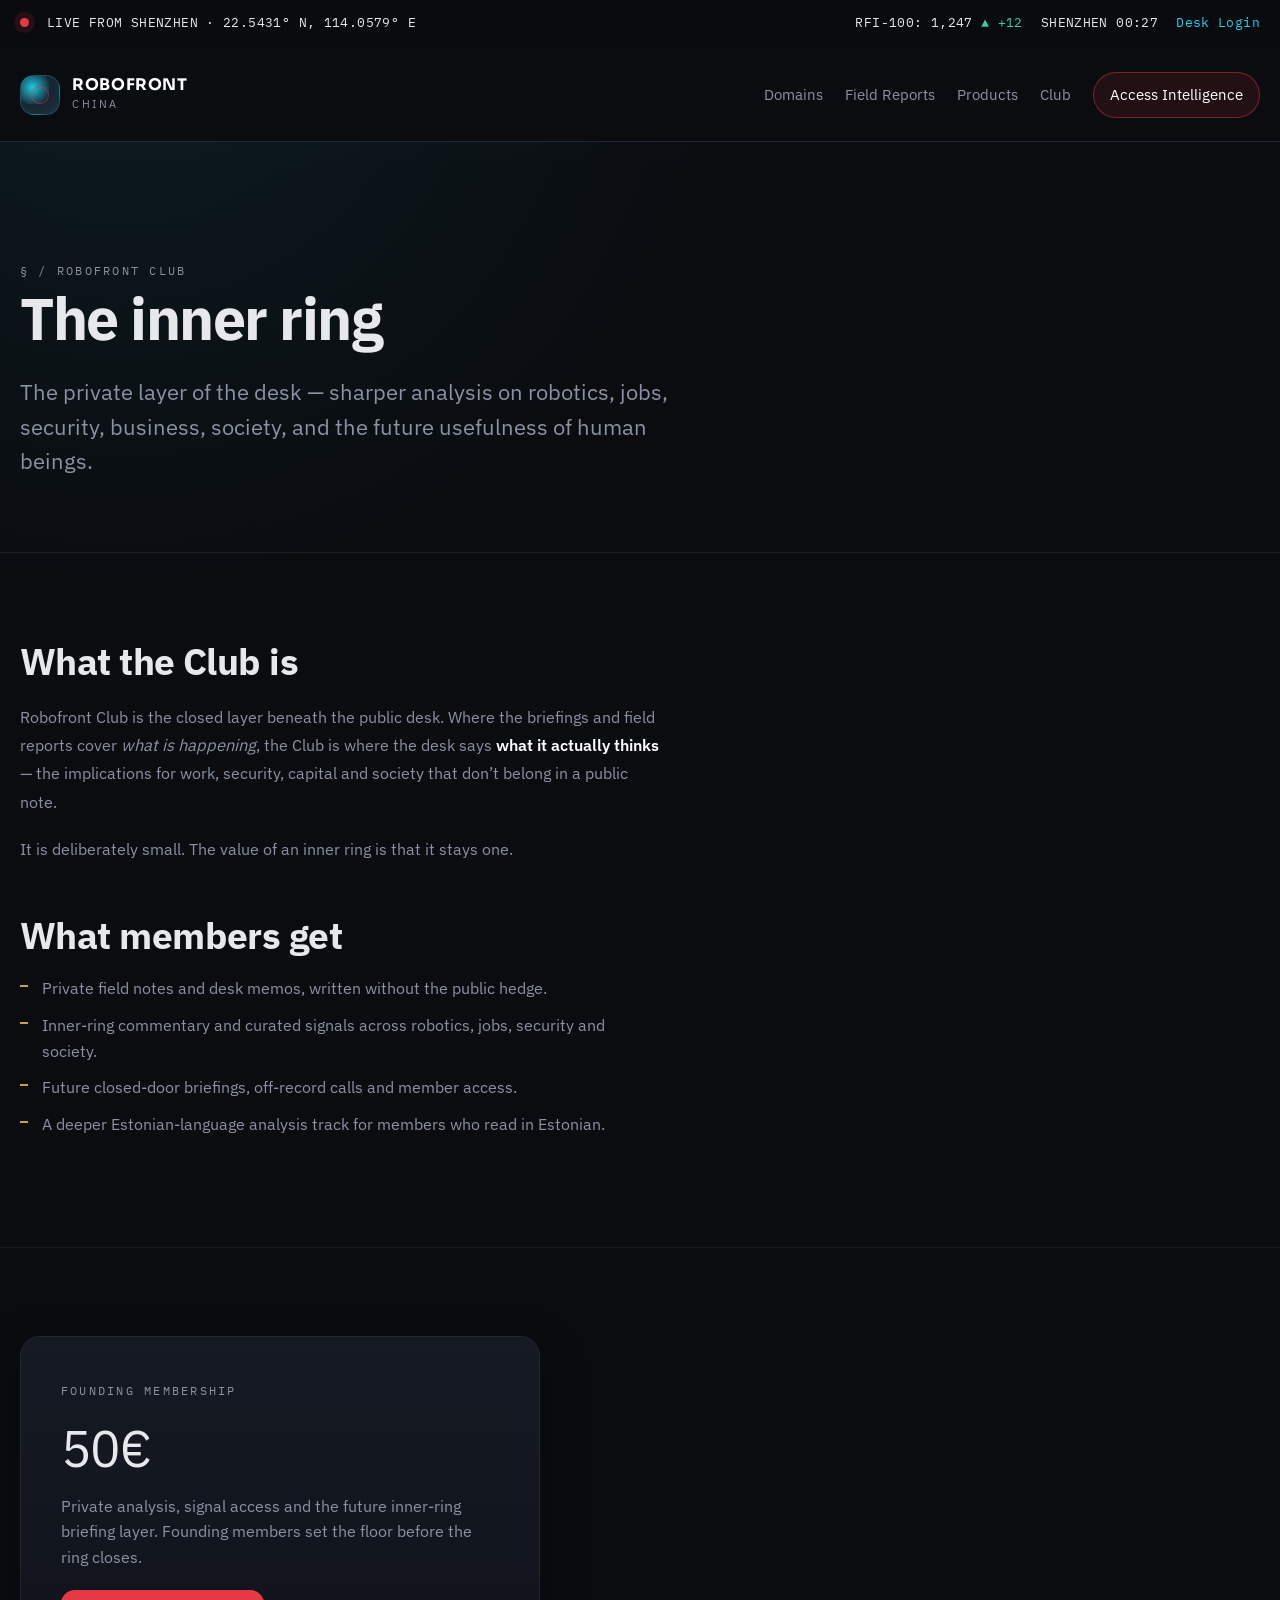
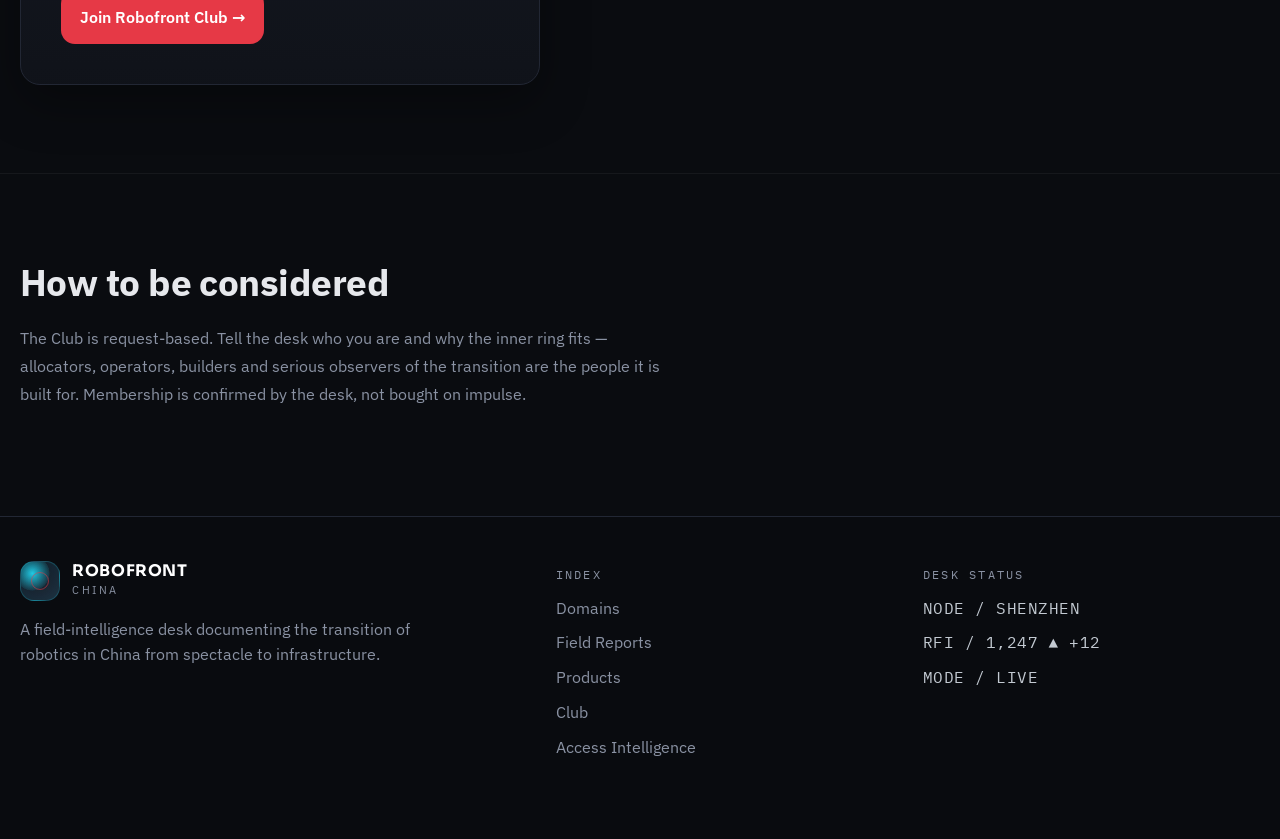
<file: club.html>
<!DOCTYPE html>
<html lang="en">
<head>
  <meta charset="UTF-8" />
  <meta name="viewport" content="width=device-width, initial-scale=1.0" />
  <title>Robofront Club — The inner ring | Robofront China</title>
  <meta name="description" content="The private layer of the desk: closed-door robotics analysis on jobs, security, society and the future usefulness of human beings. Founding membership 50€." />
  <link rel="canonical" href="https://robofront.io/club.html" />
  <meta name="theme-color" content="#0C1014" />
  <meta property="og:type" content="website" />
  <meta property="og:site_name" content="Robofront China" />
  <meta property="og:title" content="Robofront Club — The inner ring | Robofront China" />
  <meta property="og:description" content="The private layer of the desk: closed-door robotics analysis on jobs, security, society and the future usefulness of human beings. Founding membership 50€." />
  <meta property="og:url" content="https://robofront.io/club.html" />
  <meta property="og:image" content="https://robofront.io/og-image.jpg" />
  <meta property="og:image:width" content="1200" />
  <meta property="og:image:height" content="630" />
  <meta name="twitter:card" content="summary_large_image" />
  <meta name="twitter:image" content="https://robofront.io/og-image.jpg" />
  <link rel="icon" href="/favicon.svg" type="image/svg+xml" />
  <link rel="icon" href="/favicon-32.png" sizes="32x32" type="image/png" />
  <link rel="apple-touch-icon" href="/apple-touch-icon.png" />
  <link rel="manifest" href="/site.webmanifest" />
  <style>picture{display:contents}@font-face{font-family:"IBM Plex Sans";font-style:normal;font-weight:400;font-display:swap;src:url("ibm-plex-sans-400.woff2") format("woff2");}@font-face{font-family:"IBM Plex Sans";font-style:normal;font-weight:500;font-display:swap;src:url("ibm-plex-sans-500.woff2") format("woff2");}@font-face{font-family:"IBM Plex Sans";font-style:normal;font-weight:600;font-display:swap;src:url("ibm-plex-sans-600.woff2") format("woff2");}@font-face{font-family:"IBM Plex Sans";font-style:normal;font-weight:700;font-display:swap;src:url("ibm-plex-sans-700.woff2") format("woff2");}@font-face{font-family:"IBM Plex Mono";font-style:normal;font-weight:400;font-display:swap;src:url("ibm-plex-mono-400.woff2") format("woff2");}@font-face{font-family:"IBM Plex Mono";font-style:normal;font-weight:500;font-display:swap;src:url("ibm-plex-mono-500.woff2") format("woff2");}@font-face{font-family:"IBM Plex Mono";font-style:normal;font-weight:600;font-display:swap;src:url("ibm-plex-mono-600.woff2") format("woff2");}@font-face{font-family:"Sora";font-style:normal;font-weight:600;font-display:swap;src:url("sora-600.woff2") format("woff2");}@font-face{font-family:"Sora";font-style:normal;font-weight:700;font-display:swap;src:url("sora-700.woff2") format("woff2");}@font-face{font-family:"Sora";font-style:normal;font-weight:800;font-display:swap;src:url("sora-800.woff2") format("woff2");}

:root{
  --bg:#0A0C10;
  --surface:#10131A;
  --surface-2:#161A24;
  --border:#222734;
  --text:#E6E8EC;
  --muted:#8A92A3;
  --faint:#4A5163;
  --red:#E63946;
  --cyan:#22D3EE;
  --green:#34D399;
  --shadow:0 18px 50px rgba(0,0,0,.32);
  --radius:20px;
  --max:1240px;
}
*{box-sizing:border-box}
html{scroll-behavior:smooth}
body{margin:0;background:var(--bg);color:var(--text);font-family:'IBM Plex Sans',system-ui,sans-serif;line-height:1.55;background-image:radial-gradient(circle at 10% 0%, rgba(34,211,238,.08), transparent 22%), linear-gradient(to bottom, rgba(255,255,255,.02), transparent 180px);}
a{color:inherit;text-decoration:none}
img{display:block;max-width:100%;height:auto}
.container{width:min(var(--max), calc(100% - 40px));margin:0 auto}
.mono{font-family:'IBM Plex Mono', monospace;letter-spacing:.03em}
.eyebrow{font-size:.78rem;color:var(--muted);text-transform:uppercase;letter-spacing:.18em}
.faint{color:var(--faint)}
.panel{background:linear-gradient(180deg, rgba(22,26,36,.98), rgba(16,19,26,.98)); border:1px solid var(--border); border-radius:var(--radius); box-shadow:var(--shadow)}
.command-bar{border-bottom:1px solid #0A0C10;background:#090b0f;position:sticky;top:0;z-index:1000}
.command-inner{display:flex;justify-content:space-between;align-items:center;gap:18px;padding:10px 0;font-size:.8rem}
.command-left,.command-right{display:flex;align-items:center;gap:18px;flex-wrap:wrap}
.command-right a{color:var(--cyan)}
.live-dot{width:9px;height:9px;border-radius:50%;background:var(--red);box-shadow:0 0 0 6px rgba(230,57,70,.12)}
.up{color:var(--green);font-style:normal}
.site-header{position:sticky;top:41px;z-index:999;background:#0A0C10;backdrop-filter:blur(12px);border-top:1px solid #0A0C10;border-bottom:1px solid rgba(34,39,52,.7);margin-top:-1px}
.nav-row{display:flex;align-items:center;justify-content:space-between;padding:16px 0;gap:20px}
.brand{display:flex;align-items:center;gap:12px}
.brand strong{display:block;font-family:'Sora', sans-serif;font-size:1rem;line-height:1;color:#fff;letter-spacing:.04em}
.brand small{display:block;color:var(--muted);letter-spacing:.23em;font-size:.69rem;margin-top:3px}
.brand-mark{width:40px;height:40px;border-radius:14px;background:radial-gradient(circle at 30% 30%, rgba(34,211,238,.95), rgba(34,211,238,.1) 45%, transparent 46%), linear-gradient(145deg,#0f1620,#1e2938);border:1px solid rgba(34,211,238,.25);position:relative;box-shadow:inset 0 0 24px rgba(34,211,238,.08)}
.brand-mark::after{content:'';position:absolute;inset:10px;border-radius:50%;border:1px solid rgba(230,57,70,.55)}
.site-nav{display:flex;align-items:center;gap:22px}
.site-nav a{color:var(--muted);font-size:.95rem}
.site-nav a:hover{color:#fff}
.nav-cta{padding:10px 16px;border:1px solid rgba(230,57,70,.45);background:rgba(230,57,70,.11);border-radius:999px;color:#fff!important}
.menu-toggle{display:none;background:none;border:none;color:#fff;font-size:1.5rem}
.hero{position:relative;padding:72px 0 42px;overflow:hidden}
.hero-bg{position:absolute;inset:0;background-image:linear-gradient(90deg, rgba(10,12,16,.95) 15%, rgba(10,12,16,.82) 42%, rgba(10,12,16,.78) 60%, rgba(10,12,16,.92) 100%), url('hero.jpg'); background-size:cover; background-position:center; opacity:.55}
.hero-grid{position:relative;display:grid;grid-template-columns:1.12fr .88fr;gap:30px;align-items:start}
.hero-copy{padding:20px 0 30px}
.hero h1{margin:.35rem 0 1rem;font-family:'Sora', sans-serif;font-size:clamp(3rem, 6vw, 6rem);line-height:.96;letter-spacing:-.045em;max-width:11ch}
.subhead{font-size:1.2rem;color:#d6dbe2;max-width:680px;margin:0 0 1rem}
.hero-line{color:var(--cyan);font-size:.84rem;max-width:700px}
.hero-actions{display:flex;gap:14px;flex-wrap:wrap;margin-top:24px}
.btn{display:inline-flex;align-items:center;justify-content:center;padding:14px 18px;border-radius:14px;font-weight:600;border:1px solid var(--border);transition:.2s ease}
.btn:hover{transform:translateY(-1px)}
.btn-primary{background:var(--red);color:#fff;border-color:rgba(230,57,70,.75)}
.btn-secondary{background:transparent;color:#fff}
.hero-panel{padding:18px}
.panel-head{display:flex;align-items:center;justify-content:space-between;gap:12px;margin-bottom:18px}
.metric-row{display:grid;grid-template-columns:1fr 1fr;gap:16px;margin-bottom:18px}
.metric-row label{display:block;color:var(--muted);font-size:.75rem;text-transform:uppercase;margin-bottom:8px}
.metric-row strong{font-size:2.35rem;font-family:'Sora',sans-serif}
.signal-list{display:grid;gap:12px}
.signal-list article{padding:14px;border:1px solid var(--border);border-radius:16px;background:rgba(255,255,255,.015)}
.signal-list h3{font-size:1rem;line-height:1.4;margin:.5rem 0 0;font-weight:500}
.signal-tag{font-size:.72rem;color:var(--cyan)}
.ticker-wrap{border-top:1px solid var(--border);border-bottom:1px solid var(--border);overflow:hidden;background:#0d1016}
.ticker-track{display:flex;gap:42px;padding:14px 0;white-space:nowrap;animation:ticker 30s linear infinite;font-size:.8rem;color:var(--muted)}
@keyframes ticker{from{transform:translateX(0)}to{transform:translateX(-50%)}}
.section{padding:84px 0}
.section.alt{background:linear-gradient(180deg, rgba(255,255,255,.015), rgba(255,255,255,0))}
.section-title-row{display:flex;justify-content:space-between;gap:20px;align-items:end;margin-bottom:28px}
.section-title-row h2,.feature-copy h2,.inside-copy h2,.club-grid h2,.briefing-grid h2{font-family:'Sora', sans-serif;font-size:clamp(2rem, 4vw, 3.6rem);line-height:1.02;letter-spacing:-.035em;max-width:13ch;margin:.45rem 0 0}
.section-kicker{color:var(--muted);max-width:260px}
.domain-grid{display:grid;grid-template-columns:1.2fr .8fr .8fr;gap:18px}
.domain-card{overflow:hidden;position:relative;min-height:320px}
.domain-card.tall{grid-row:span 2;min-height:680px}
.domain-card.wide{grid-column:span 2;min-height:320px}
.domain-card img{width:100%;height:100%;object-fit:cover;filter:saturate(.92) contrast(1.02)}
.card-copy{position:absolute;left:0;right:0;bottom:0;padding:22px;background:linear-gradient(to top, rgba(10,12,16,.95), rgba(10,12,16,.55), transparent)}
.card-copy h3{margin:.5rem 0 0;font-size:1.2rem;line-height:1.25;max-width:24ch}
.feature-grid{display:grid;grid-template-columns:1fr 1fr;gap:30px;align-items:start}
.feature-copy>p:not(.eyebrow), .inside-copy>p:not(.eyebrow), .briefing-grid>p:not(.eyebrow){color:#d0d7de;font-size:1.08rem}
.locked-preview{padding:20px;margin-top:24px}
.locked-head{display:flex;justify-content:space-between;align-items:center;gap:15px;border-bottom:1px solid var(--border);padding-bottom:12px;margin-bottom:12px}
.lock{font-size:.75rem;padding:6px 10px;border-radius:999px;background:rgba(230,57,70,.12);color:#ffb6bd;border:1px solid rgba(230,57,70,.24)}
.locked-preview p{color:#d7dce2}
.locked-preview ul{padding-left:18px;color:var(--muted)}
.feature-media{overflow:hidden}
.feature-media img{width:100%;height:520px;object-fit:cover}
.caption{padding:12px 16px;color:var(--muted);font-size:.75rem;border-top:1px solid var(--border)}
.product-grid{display:grid;grid-template-columns:repeat(3, 1fr);gap:18px}
.product-card{padding:22px;display:flex;flex-direction:column;min-height:245px}
.product-card .code{color:var(--cyan);font-size:.82rem}
.product-card h3{font-size:1.35rem;margin:.6rem 0 .6rem;font-family:'Sora',sans-serif}
.product-card p{color:#d0d7de;flex:1}
.product-card a{color:#fff;border-top:1px solid var(--border);padding-top:14px;margin-top:12px}
.product-card.highlight{border-color:rgba(230,57,70,.45);box-shadow:0 0 0 1px rgba(230,57,70,.18), var(--shadow)}
.inside-grid{display:grid;grid-template-columns:.95fr 1.05fr;gap:26px;align-items:start}
.mini-stats{display:grid;grid-template-columns:repeat(3,1fr);gap:14px;margin-top:24px}
.mini-stat{padding:18px}
.mini-stat span{display:block;color:var(--muted);font-size:.75rem;margin-bottom:6px}
.mini-stat strong{font-family:'Sora', sans-serif;font-size:1.45rem}
.inside-media-grid{display:grid;grid-template-columns:1fr 1fr;gap:18px}
.inside-media-grid figure{overflow:hidden;margin:0}
.inside-media-grid img{width:100%;height:320px;object-fit:cover}
.inside-media-grid figcaption{padding:12px 14px;color:var(--muted);font-size:.74rem}
.evidence-grid{display:grid;grid-template-columns:repeat(3,1fr);gap:18px}
.evidence-card{overflow:hidden;margin:0}
.evidence-card img{width:100%;height:360px;object-fit:cover}
.evidence-card figcaption{padding:18px}
.evidence-card figcaption span{display:block;color:var(--muted);font-size:.73rem;margin-bottom:6px}
.evidence-card figcaption strong{font-size:1rem;line-height:1.4;font-weight:500}
.club-section .club-grid{display:grid;grid-template-columns:1.1fr .9fr;gap:28px;padding:30px}
.club-list{padding-left:20px;color:#d0d7de}
.club-box{border:1px solid var(--border);border-radius:18px;padding:24px;background:rgba(255,255,255,.02);display:flex;flex-direction:column;justify-content:center}
.club-box span{color:var(--muted);font-size:.8rem}
.club-box strong{font-family:'Sora', sans-serif;font-size:4rem;line-height:1;margin:10px 0 8px}
.briefing-grid{display:grid;grid-template-columns:.95fr 1.05fr;gap:28px;align-items:start}
.briefing-form{padding:22px;display:grid;gap:14px}
.briefing-form label span{display:block;font-size:.92rem;color:#d4dae0;margin-bottom:8px}
.briefing-form input,.briefing-form select,.briefing-form textarea{width:100%;padding:14px 14px;border-radius:14px;border:1px solid var(--border);background:#0c1016;color:#fff;font:inherit}
.site-footer{padding:44px 0 70px;border-top:1px solid var(--border);background:#090b0f}
.footer-grid{display:grid;grid-template-columns:1.2fr .8fr .8fr;gap:30px}
.footer-brand{margin-bottom:14px}
.site-footer p{color:var(--muted);max-width:42ch}
.site-footer ul{list-style:none;padding:0;margin:10px 0 0}
.site-footer li{margin:10px 0;color:var(--muted)}
.status-list li{color:#c3cad2}
@media (max-width: 1080px){
  .hero-grid,.feature-grid,.inside-grid,.briefing-grid,.club-section .club-grid,.footer-grid{grid-template-columns:1fr}
  .domain-grid,.product-grid,.evidence-grid,.inside-media-grid{grid-template-columns:1fr 1fr}
  .domain-card.tall,.domain-card.wide{grid-row:auto;grid-column:auto;min-height:320px}
}
@media (max-width: 780px){
  .site-nav{display:none}
  .menu-toggle{display:block}
  .container{width:min(calc(100% - 24px), var(--max))}
  .section{padding:58px 0}
  .hero{padding:48px 0 24px}
  .hero-grid,.metric-row,.domain-grid,.product-grid,.evidence-grid,.inside-media-grid,.mini-stats{grid-template-columns:1fr}
  .feature-media img,.inside-media-grid img,.evidence-card img{height:auto}
  .command-right{display:none}
  .section-title-row{flex-direction:column;align-items:flex-start}
  .club-box strong{font-size:3rem}
}

  
/* --- V3.2 fixed header anti-flicker patch --- */
body{
  padding-top:142px;
}
.command-bar{
  position:fixed!important;
  top:0!important;
  left:0!important;
  right:0!important;
  height:46px!important;
  min-height:46px!important;
  background:#090b0f!important;
  border-bottom:0!important;
  z-index:3000!important;
  transform:translateZ(0);
  -webkit-transform:translateZ(0);
}
.command-inner{
  height:46px!important;
  padding-top:0!important;
  padding-bottom:0!important;
}
.site-header{
  position:fixed!important;
  top:45px!important;
  left:0!important;
  right:0!important;
  height:97px!important;
  min-height:97px!important;
  margin-top:0!important;
  background:#0A0C10!important;
  border-top:2px solid #0A0C10!important;
  border-bottom:1px solid #222734!important;
  z-index:2999!important;
  transform:translateZ(0);
  -webkit-transform:translateZ(0);
}
.nav-row{
  height:96px!important;
  padding-top:0!important;
  padding-bottom:0!important;
}
.hero{
  padding-top:72px;
}
@media (max-width: 780px){
  body{
    padding-top:142px;
  }
  .command-bar{
    height:46px!important;
    min-height:46px!important;
    overflow:hidden!important;
  }
  .command-inner{
    height:46px!important;
    min-height:46px!important;
    overflow:hidden!important;
  }
  .site-header{
    top:45px!important;
    height:97px!important;
    min-height:97px!important;
    background:#0A0C10!important;
  }
  .nav-row{
    height:96px!important;
  }
  .hero{
    padding-top:34px;
  }
}

  .form-status{margin:14px 0 0;font:500 14px/1.5 "IBM Plex Mono",monospace;letter-spacing:.02em}.form-status.ok{color:#C8A24A}.form-status.err{color:#e2675a}.briefing-form button[disabled]{opacity:.55;cursor:progress}@media (max-width:780px){.nav-row{position:relative}.site-nav.open{display:flex;flex-direction:column;align-items:stretch;gap:0;position:absolute;top:100%;left:0;right:0;background:#0C1014;border-top:1px solid rgba(255,255,255,.08);box-shadow:0 18px 44px rgba(0,0,0,.55);padding:6px 0;z-index:60}.site-nav.open a{display:block;width:100%;padding:15px 22px;font-size:1.02rem;color:#E9EEF1;border-bottom:1px solid rgba(255,255,255,.05)}.site-nav.open a:hover{background:rgba(255,255,255,.03)}.site-nav.open .nav-cta{margin:10px 18px 8px;border-radius:10px;text-align:center;border-bottom:none;color:#fff}.menu-toggle[aria-expanded="true"]{color:#E5484D}}
/* ===== multi-page additions ===== */
.page-hero{padding:clamp(54px,9vw,120px) 0 clamp(34px,5vw,52px);border-bottom:1px solid rgba(255,255,255,.07);position:relative}
.page-hero .eyebrow{margin-bottom:18px}
.page-hero h1{font-size:clamp(2.1rem,6.4vw,3.7rem);line-height:1.03;letter-spacing:-.025em;margin:.1em 0 .45em;max-width:18ch}
.lede{font-size:clamp(1.08rem,2.4vw,1.38rem);color:var(--muted);max-width:54ch;line-height:1.55}
.prose-section{padding:clamp(42px,7vw,88px) 0;border-bottom:1px solid rgba(255,255,255,.05)}
.prose-section:last-of-type{border-bottom:none}
.prose h2{font-size:clamp(1.55rem,3.6vw,2.3rem);letter-spacing:-.015em;line-height:1.12;margin:0 0 .55em;max-width:24ch}
.prose h3{font-size:1.15rem;letter-spacing:-.01em;margin:1.6em 0 .4em}
.prose p{color:var(--muted);line-height:1.72;max-width:64ch;margin:0 0 1.15em;font-size:1.03rem}
.prose p strong{color:#fff;font-weight:600}
.prose ul{list-style:none;padding:0;margin:0 0 1.3em;max-width:64ch}
.prose ul li{position:relative;padding:0 0 0 22px;margin:0 0 .7em;color:var(--muted);line-height:1.6}
.prose ul li::before{content:"";position:absolute;left:0;top:.55em;width:8px;height:2px;background:var(--brass,#C8A24A)}
.media{border-radius:16px;overflow:hidden;border:1px solid rgba(255,255,255,.07);background:#0e141a}
.media img{width:100%;height:100%;object-fit:cover;display:block}
.domain-row{display:grid;grid-template-columns:1.05fr 1fr;gap:clamp(24px,4vw,52px);align-items:center;margin:0 0 clamp(34px,5vw,64px)}
.domain-row:nth-child(even) .media{order:2}
.domain-row .media{aspect-ratio:4/3}
.domain-row .tag{font:600 .72rem/1 "IBM Plex Mono",monospace;letter-spacing:.18em;color:var(--brass,#C8A24A);text-transform:uppercase}
.tier-grid{display:grid;grid-template-columns:repeat(auto-fit,minmax(280px,1fr));gap:18px;margin-top:8px}
.tier{display:flex;flex-direction:column;gap:10px}
.tier .rf{font:600 .72rem/1 "IBM Plex Mono",monospace;letter-spacing:.16em;color:var(--muted)}
.tier h3{margin:0;font-size:1.18rem}
.tier .who{font:500 .8rem/1.4 "IBM Plex Mono",monospace;color:var(--brass,#C8A24A);letter-spacing:.02em}
.tier p{color:var(--muted);line-height:1.6;font-size:.96rem;margin:0;flex:1}
.tier .btn{margin-top:8px;align-self:flex-start}
.cta-band{padding:clamp(48px,8vw,96px) 0}
.cta-band .panel{padding:clamp(30px,5vw,52px);text-align:center;background:linear-gradient(160deg,#11181f,#0c1014)}
.cta-band h2{font-size:clamp(1.6rem,4vw,2.5rem);letter-spacing:-.02em;margin:0 0 .4em}
.cta-band p{color:var(--muted);max-width:48ch;margin:0 auto 1.4em;line-height:1.6}
.facts{display:flex;flex-wrap:wrap;gap:14px;margin:6px 0 0}
.facts .fact{flex:1 1 150px;border:1px solid rgba(255,255,255,.08);border-radius:12px;padding:16px 18px;background:#0e141a}
.facts .fact b{display:block;font-size:1.5rem;letter-spacing:-.02em}
.facts .fact span{font:500 .72rem/1.3 "IBM Plex Mono",monospace;letter-spacing:.1em;color:var(--muted);text-transform:uppercase}
@media (max-width:760px){.domain-row{grid-template-columns:1fr}.domain-row:nth-child(even) .media{order:0}}
/* ===== mobile menu polish ===== */
@media (max-width:780px){
  .site-nav.open{background:#0b0f13;box-shadow:0 24px 60px rgba(0,0,0,.7)}
  .site-nav.open .nav-cta{background:#E5484D !important;color:#fff !important;border:none !important;
    margin:12px 18px 10px;border-radius:11px;text-align:center;padding:15px 20px;font-weight:600}
  .site-nav.open .nav-cta:hover{background:#d83b40 !important}
}

@media (max-width:760px){.page-hero h1{max-width:none}section .container[style*='grid-template-columns:1fr 1fr']{grid-template-columns:1fr !important}}
@media (max-width:780px){
  .site-nav.open .nav-cta{width:auto !important;box-sizing:border-box;margin:12px 18px 14px !important;
    background:#E5484D !important;color:#fff !important;border:none !important;border-radius:11px;
    text-align:center;padding:15px 20px;font-weight:600;display:block}
}
</style>
</head>
<body>
  <div class="command-bar">
    <div class="container command-inner">
      <div class="command-left">
        <span class="live-dot"></span>
        <span class="mono">LIVE FROM SHENZHEN · 22.5431° N, 114.0579° E</span>
      </div>
      <div class="command-right mono">
        <span>RFI-100: 1,247 <em class="up">▲ +12</em></span>
        <span data-shenzhen-clock>SHENZHEN 07:00</span>
        <a href="access.html">Desk Login</a>
      </div>
    </div>
  </div>
  <header class="site-header">
    <div class="container nav-row">
      <a class="brand" href="index.html">
        <span class="brand-mark"></span>
        <span><strong>ROBOFRONT</strong><small>CHINA</small></span>
      </a>
      <nav class="site-nav"><a href="domains.html">Domains</a><a href="field-reports.html">Field Reports</a><a href="products.html">Products</a><a href="club.html" aria-current="page">Club</a><a class="nav-cta" href="access.html">Access Intelligence</a></nav>
      <button class="menu-toggle" aria-label="Open navigation">☰</button>
    </div>
  </header>
  <main id="top">

<section class="page-hero">
  <div class="container">
    <span class="eyebrow mono">§ / ROBOFRONT CLUB</span>
    <h1>The inner ring</h1>
    <p class="lede">The private layer of the desk &mdash; sharper analysis on robotics, jobs, security, business, society, and the future usefulness of human beings.</p>
  </div>
</section>
<section class="prose-section">
  <div class="container prose">
    <h2>What the Club is</h2>
    <p>Robofront Club is the closed layer beneath the public desk. Where the briefings and field reports cover <em>what is happening</em>, the Club is where the desk says <strong>what it actually thinks</strong> &mdash; the implications for work, security, capital and society that don&rsquo;t belong in a public note.</p>
    <p>It is deliberately small. The value of an inner ring is that it stays one.</p>
    <h2 style="margin-top:1.4em">What members get</h2>
    <ul>
      <li>Private field notes and desk memos, written without the public hedge.</li>
      <li>Inner-ring commentary and curated signals across robotics, jobs, security and society.</li>
      <li>Future closed-door briefings, off-record calls and member access.</li>
      <li>A deeper Estonian-language analysis track for members who read in Estonian.</li>
    </ul>
  </div>
</section>
<section class="prose-section">
  <div class="container">
    <div class="panel" style="max-width:520px;padding:clamp(26px,4vw,40px)">
      <span class="eyebrow mono">FOUNDING MEMBERSHIP</span>
      <div style="font-size:clamp(2.4rem,7vw,3.2rem);letter-spacing:-.03em;margin:.15em 0 .1em">50&euro;</div>
      <p style="color:var(--muted);line-height:1.6;margin:0 0 1.2em">Private analysis, signal access and the future inner-ring briefing layer. Founding members set the floor before the ring closes.</p>
      <a class="btn btn-primary" href="access.html?interest=Robofront%20Club">Join Robofront Club &rarr;</a>
    </div>
  </div>
</section>
<section class="prose-section">
  <div class="container prose">
    <h2>How to be considered</h2>
    <p>The Club is request-based. Tell the desk who you are and why the inner ring fits &mdash; allocators, operators, builders and serious observers of the transition are the people it is built for. Membership is confirmed by the desk, not bought on impulse.</p>
  </div>
</section>
  </main>
  <footer class="site-footer">
    <div class="container footer-grid">
      <div>
        <a class="brand footer-brand" href="index.html">
          <span class="brand-mark"></span>
          <span><strong>ROBOFRONT</strong><small>CHINA</small></span>
        </a>
        <p>A field-intelligence desk documenting the transition of robotics in China from spectacle to infrastructure.</p>
      </div>
      <div>
        <span class="eyebrow mono">INDEX</span>
        <ul>
          <li><a href="domains.html">Domains</a></li>
          <li><a href="field-reports.html">Field Reports</a></li>
          <li><a href="products.html">Products</a></li>
          <li><a href="club.html">Club</a></li>
          <li><a href="access.html">Access Intelligence</a></li>
        </ul>
      </div>
      <div>
        <span class="eyebrow mono">DESK STATUS</span>
        <ul class="mono status-list">
          <li>NODE / SHENZHEN</li>
          <li>RFI / 1,247 ▲ +12</li>
          <li>MODE / LIVE</li>
        </ul>
      </div>
    </div>
  </footer>
  <script>

const counters = document.querySelectorAll('[data-count]');
const observer = new IntersectionObserver((entries)=>{
  entries.forEach(entry=>{
    if(entry.isIntersecting){
      const el = entry.target;
      const target = Number(el.dataset.count || 0);
      if(window.matchMedia('(prefers-reduced-motion: reduce)').matches){ el.textContent = target.toLocaleString(); observer.unobserve(el); return; }
      let start = 0;
      const duration = 800;
      const startTime = performance.now();
      const tick = (now)=>{
        const progress = Math.min((now-startTime)/duration, 1);
        const eased = 1 - Math.pow(1-progress, 3);
        el.textContent = Math.floor(eased * target).toLocaleString();
        if(progress < 1) requestAnimationFrame(tick);
      };
      requestAnimationFrame(tick);
      observer.unobserve(el);
    }
  });
},{threshold:0.4});
counters.forEach(el=>observer.observe(el));

/* ---- Access form: FormSubmit relay (no backend needed) ---- */
const ROBOFRONT_EMAIL = 'partners@robofront.io';   // <- change here if the inbox changes
const form = document.querySelector('.briefing-form');
const statusEl = form ? form.querySelector('.form-status') : null;
function setStatus(msg, kind){
  if(!statusEl) return;
  statusEl.textContent = msg;
  statusEl.className = 'form-status ' + (kind||'');
  statusEl.hidden = false;
}
form?.addEventListener('submit', async (e)=>{
  e.preventDefault();
  if(form._honey && form._honey.value) return;          // bot caught
  const btn = form.querySelector('button[type=submit]');
  const data = new FormData(form);
  data.append('_subject', 'Robofront access request \u2014 ' + (data.get('interest')||''));
  data.append('_captcha', 'false');
  data.append('_template', 'table');
  btn.disabled = true; const label = btn.textContent; btn.textContent = 'Sending\u2026';
  setStatus('Sending your request\u2026', '');
  try{
    const res = await fetch('https://formsubmit.co/ajax/' + ROBOFRONT_EMAIL, {
      method:'POST', headers:{'Accept':'application/json'}, body:data
    });
    if(!res.ok) throw new Error('http '+res.status);
    form.reset();
    setStatus('Request received. The desk will be in touch shortly.', 'ok');
  }catch(err){
    setStatus('Could not send right now \u2014 email ' + ROBOFRONT_EMAIL + ' directly.', 'err');
  }finally{
    btn.disabled = false; btn.textContent = label;
  }
});

/* ---- Product CTAs: preselect Interest, then jump to the form ---- */
document.querySelectorAll('[data-interest]').forEach(a=>{
  a.addEventListener('click', ()=>{
    const sel = form ? form.querySelector('select[name=interest]') : null;
    if(sel){
      const want = a.getAttribute('data-interest');
      [...sel.options].forEach(o=>{ if(o.text.trim()===want) sel.value=o.value; });
    }
    setTimeout(()=>{ form?.querySelector('input[name=name]')?.focus({preventScroll:true}); }, 600);
  });
});

  
/* ---- Mobile nav toggle ---- */
const menuBtn=document.querySelector('.menu-toggle');
const siteNav=document.querySelector('.site-nav');
if(menuBtn&&siteNav){
  menuBtn.setAttribute('aria-expanded','false');
  const setOpen=(o)=>{
    siteNav.classList.toggle('open',o);
    menuBtn.setAttribute('aria-expanded',o?'true':'false');
    menuBtn.textContent=o?'\u2715':'\u2630';
    menuBtn.setAttribute('aria-label',o?'Close navigation':'Open navigation');
  };
  menuBtn.addEventListener('click',(e)=>{e.stopPropagation();setOpen(!siteNav.classList.contains('open'));});
  siteNav.querySelectorAll('a').forEach(a=>a.addEventListener('click',()=>setOpen(false)));
  document.addEventListener('click',(e)=>{if(siteNav.classList.contains('open')&&!siteNav.contains(e.target)&&e.target!==menuBtn)setOpen(false);});
  document.addEventListener('keydown',(e)=>{if(e.key==='Escape')setOpen(false);});
}


/* ---- Shenzhen live clock (command bar) ---- */
const szClock=document.querySelector('[data-shenzhen-clock]');
if(szClock){
  const tick=()=>{
    const t=new Date().toLocaleTimeString('en-GB',{hour:'2-digit',minute:'2-digit',timeZone:'Asia/Shanghai'});
    szClock.textContent='SHENZHEN '+t;
  };
  tick(); setInterval(tick,30000);
}

/* ---- Access page: preselect Interest from ?interest= ---- */
(function(){
  const sel=document.querySelector('.briefing-form select[name=interest]');
  if(!sel) return;
  const want=new URLSearchParams(location.search).get('interest');
  if(want){ [...sel.options].forEach(o=>{ if(o.text.trim()===want) sel.value=o.value; }); }
})();
</script>
</body>
</html>
</file>
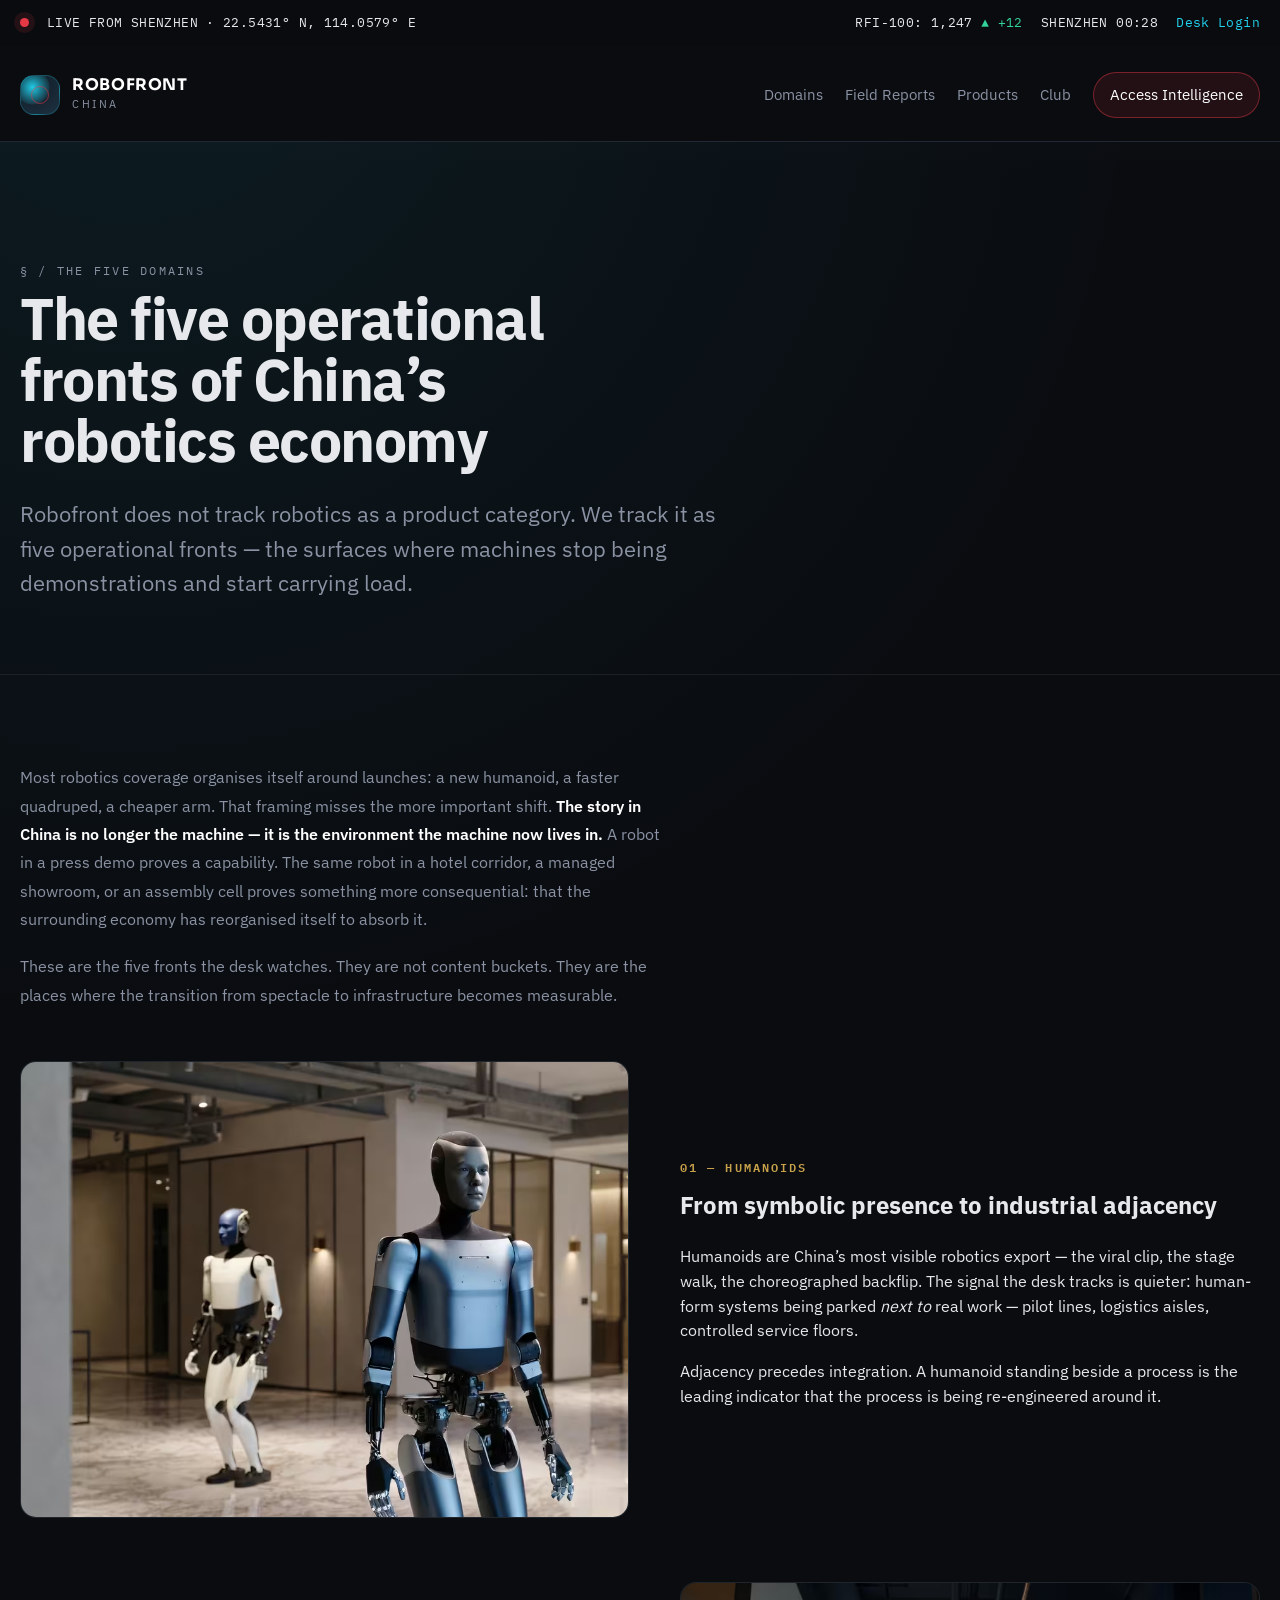
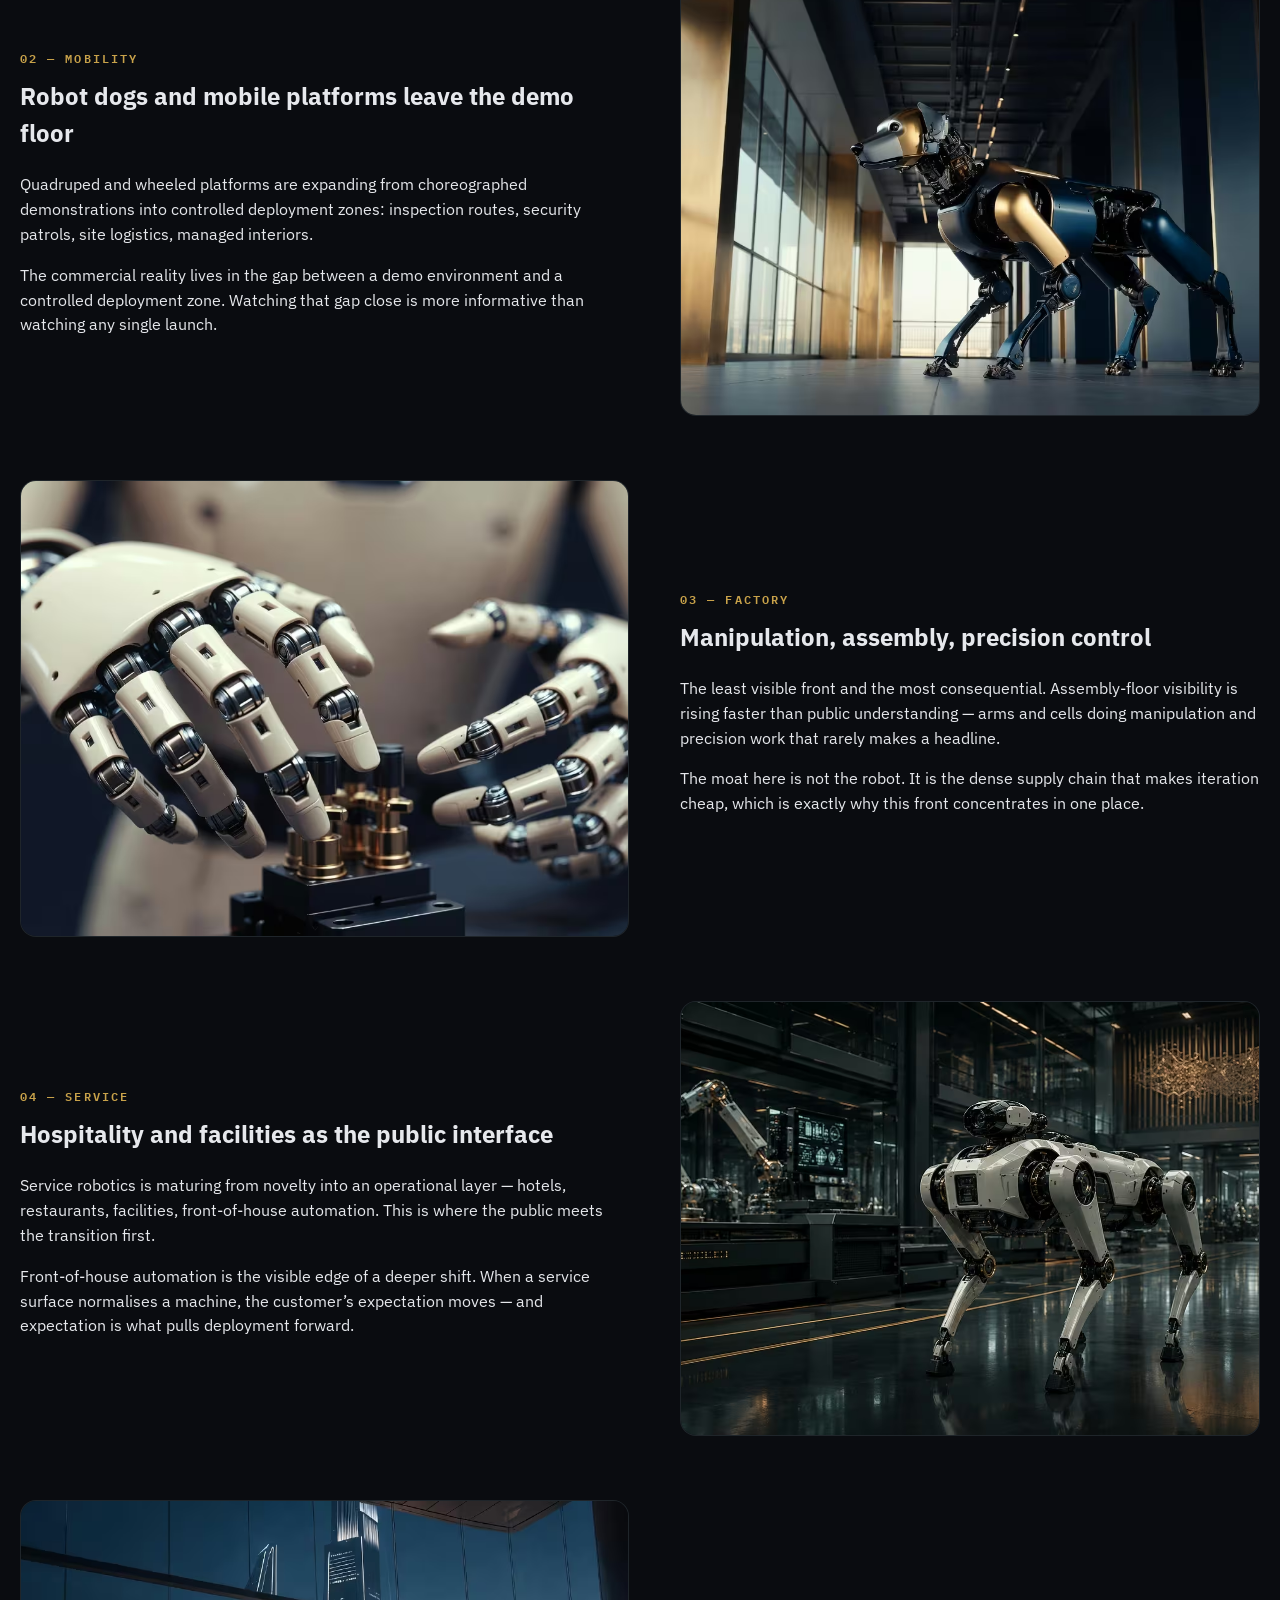
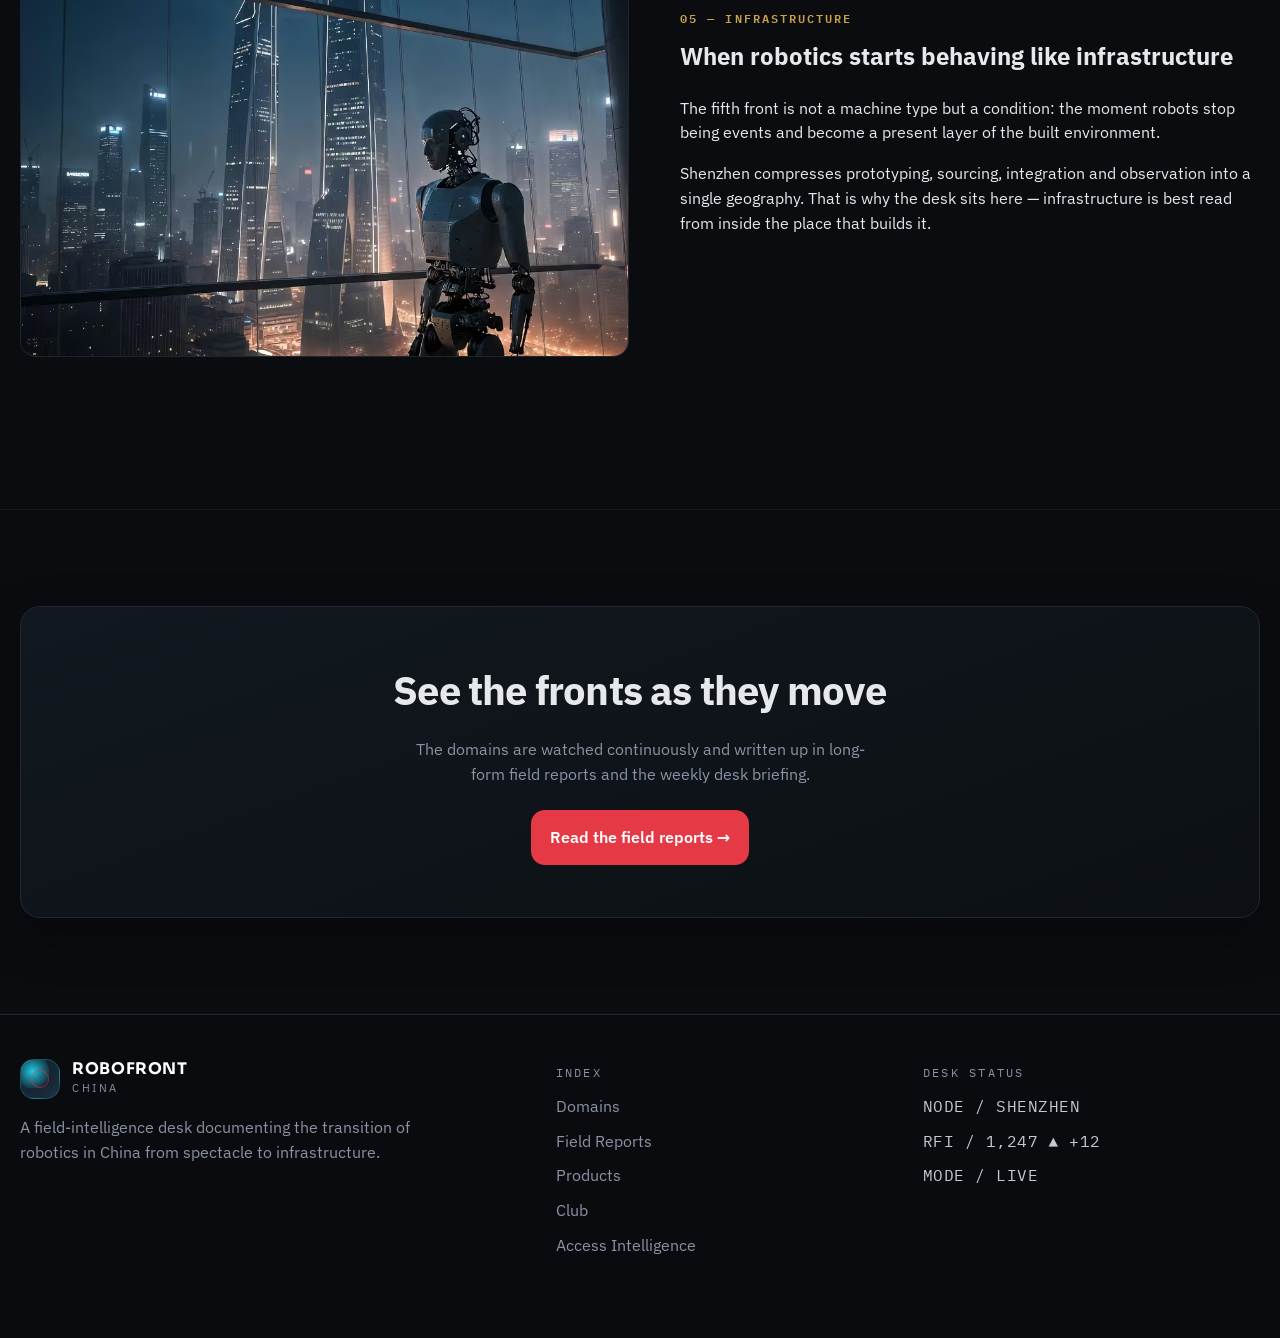
<file: domains.html>
<!DOCTYPE html>
<html lang="en">
<head>
  <meta charset="UTF-8" />
  <meta name="viewport" content="width=device-width, initial-scale=1.0" />
  <title>Domains — The five fronts of China’s robotics economy | Robofront China</title>
  <meta name="description" content="Humanoids, mobility, factory, service and infrastructure — the five operational fronts Robofront tracks as robotics in China shifts from spectacle to infrastructure." />
  <link rel="canonical" href="https://robofront.io/domains.html" />
  <meta name="theme-color" content="#0C1014" />
  <meta property="og:type" content="website" />
  <meta property="og:site_name" content="Robofront China" />
  <meta property="og:title" content="Domains — The five fronts of China’s robotics economy | Robofront China" />
  <meta property="og:description" content="Humanoids, mobility, factory, service and infrastructure — the five operational fronts Robofront tracks as robotics in China shifts from spectacle to infrastructure." />
  <meta property="og:url" content="https://robofront.io/domains.html" />
  <meta property="og:image" content="https://robofront.io/og-image.jpg" />
  <meta property="og:image:width" content="1200" />
  <meta property="og:image:height" content="630" />
  <meta name="twitter:card" content="summary_large_image" />
  <meta name="twitter:image" content="https://robofront.io/og-image.jpg" />
  <link rel="icon" href="/favicon.svg" type="image/svg+xml" />
  <link rel="icon" href="/favicon-32.png" sizes="32x32" type="image/png" />
  <link rel="apple-touch-icon" href="/apple-touch-icon.png" />
  <link rel="manifest" href="/site.webmanifest" />
  <style>picture{display:contents}@font-face{font-family:"IBM Plex Sans";font-style:normal;font-weight:400;font-display:swap;src:url("ibm-plex-sans-400.woff2") format("woff2");}@font-face{font-family:"IBM Plex Sans";font-style:normal;font-weight:500;font-display:swap;src:url("ibm-plex-sans-500.woff2") format("woff2");}@font-face{font-family:"IBM Plex Sans";font-style:normal;font-weight:600;font-display:swap;src:url("ibm-plex-sans-600.woff2") format("woff2");}@font-face{font-family:"IBM Plex Sans";font-style:normal;font-weight:700;font-display:swap;src:url("ibm-plex-sans-700.woff2") format("woff2");}@font-face{font-family:"IBM Plex Mono";font-style:normal;font-weight:400;font-display:swap;src:url("ibm-plex-mono-400.woff2") format("woff2");}@font-face{font-family:"IBM Plex Mono";font-style:normal;font-weight:500;font-display:swap;src:url("ibm-plex-mono-500.woff2") format("woff2");}@font-face{font-family:"IBM Plex Mono";font-style:normal;font-weight:600;font-display:swap;src:url("ibm-plex-mono-600.woff2") format("woff2");}@font-face{font-family:"Sora";font-style:normal;font-weight:600;font-display:swap;src:url("sora-600.woff2") format("woff2");}@font-face{font-family:"Sora";font-style:normal;font-weight:700;font-display:swap;src:url("sora-700.woff2") format("woff2");}@font-face{font-family:"Sora";font-style:normal;font-weight:800;font-display:swap;src:url("sora-800.woff2") format("woff2");}

:root{
  --bg:#0A0C10;
  --surface:#10131A;
  --surface-2:#161A24;
  --border:#222734;
  --text:#E6E8EC;
  --muted:#8A92A3;
  --faint:#4A5163;
  --red:#E63946;
  --cyan:#22D3EE;
  --green:#34D399;
  --shadow:0 18px 50px rgba(0,0,0,.32);
  --radius:20px;
  --max:1240px;
}
*{box-sizing:border-box}
html{scroll-behavior:smooth}
body{margin:0;background:var(--bg);color:var(--text);font-family:'IBM Plex Sans',system-ui,sans-serif;line-height:1.55;background-image:radial-gradient(circle at 10% 0%, rgba(34,211,238,.08), transparent 22%), linear-gradient(to bottom, rgba(255,255,255,.02), transparent 180px);}
a{color:inherit;text-decoration:none}
img{display:block;max-width:100%;height:auto}
.container{width:min(var(--max), calc(100% - 40px));margin:0 auto}
.mono{font-family:'IBM Plex Mono', monospace;letter-spacing:.03em}
.eyebrow{font-size:.78rem;color:var(--muted);text-transform:uppercase;letter-spacing:.18em}
.faint{color:var(--faint)}
.panel{background:linear-gradient(180deg, rgba(22,26,36,.98), rgba(16,19,26,.98)); border:1px solid var(--border); border-radius:var(--radius); box-shadow:var(--shadow)}
.command-bar{border-bottom:1px solid #0A0C10;background:#090b0f;position:sticky;top:0;z-index:1000}
.command-inner{display:flex;justify-content:space-between;align-items:center;gap:18px;padding:10px 0;font-size:.8rem}
.command-left,.command-right{display:flex;align-items:center;gap:18px;flex-wrap:wrap}
.command-right a{color:var(--cyan)}
.live-dot{width:9px;height:9px;border-radius:50%;background:var(--red);box-shadow:0 0 0 6px rgba(230,57,70,.12)}
.up{color:var(--green);font-style:normal}
.site-header{position:sticky;top:41px;z-index:999;background:#0A0C10;backdrop-filter:blur(12px);border-top:1px solid #0A0C10;border-bottom:1px solid rgba(34,39,52,.7);margin-top:-1px}
.nav-row{display:flex;align-items:center;justify-content:space-between;padding:16px 0;gap:20px}
.brand{display:flex;align-items:center;gap:12px}
.brand strong{display:block;font-family:'Sora', sans-serif;font-size:1rem;line-height:1;color:#fff;letter-spacing:.04em}
.brand small{display:block;color:var(--muted);letter-spacing:.23em;font-size:.69rem;margin-top:3px}
.brand-mark{width:40px;height:40px;border-radius:14px;background:radial-gradient(circle at 30% 30%, rgba(34,211,238,.95), rgba(34,211,238,.1) 45%, transparent 46%), linear-gradient(145deg,#0f1620,#1e2938);border:1px solid rgba(34,211,238,.25);position:relative;box-shadow:inset 0 0 24px rgba(34,211,238,.08)}
.brand-mark::after{content:'';position:absolute;inset:10px;border-radius:50%;border:1px solid rgba(230,57,70,.55)}
.site-nav{display:flex;align-items:center;gap:22px}
.site-nav a{color:var(--muted);font-size:.95rem}
.site-nav a:hover{color:#fff}
.nav-cta{padding:10px 16px;border:1px solid rgba(230,57,70,.45);background:rgba(230,57,70,.11);border-radius:999px;color:#fff!important}
.menu-toggle{display:none;background:none;border:none;color:#fff;font-size:1.5rem}
.hero{position:relative;padding:72px 0 42px;overflow:hidden}
.hero-bg{position:absolute;inset:0;background-image:linear-gradient(90deg, rgba(10,12,16,.95) 15%, rgba(10,12,16,.82) 42%, rgba(10,12,16,.78) 60%, rgba(10,12,16,.92) 100%), url('hero.jpg'); background-size:cover; background-position:center; opacity:.55}
.hero-grid{position:relative;display:grid;grid-template-columns:1.12fr .88fr;gap:30px;align-items:start}
.hero-copy{padding:20px 0 30px}
.hero h1{margin:.35rem 0 1rem;font-family:'Sora', sans-serif;font-size:clamp(3rem, 6vw, 6rem);line-height:.96;letter-spacing:-.045em;max-width:11ch}
.subhead{font-size:1.2rem;color:#d6dbe2;max-width:680px;margin:0 0 1rem}
.hero-line{color:var(--cyan);font-size:.84rem;max-width:700px}
.hero-actions{display:flex;gap:14px;flex-wrap:wrap;margin-top:24px}
.btn{display:inline-flex;align-items:center;justify-content:center;padding:14px 18px;border-radius:14px;font-weight:600;border:1px solid var(--border);transition:.2s ease}
.btn:hover{transform:translateY(-1px)}
.btn-primary{background:var(--red);color:#fff;border-color:rgba(230,57,70,.75)}
.btn-secondary{background:transparent;color:#fff}
.hero-panel{padding:18px}
.panel-head{display:flex;align-items:center;justify-content:space-between;gap:12px;margin-bottom:18px}
.metric-row{display:grid;grid-template-columns:1fr 1fr;gap:16px;margin-bottom:18px}
.metric-row label{display:block;color:var(--muted);font-size:.75rem;text-transform:uppercase;margin-bottom:8px}
.metric-row strong{font-size:2.35rem;font-family:'Sora',sans-serif}
.signal-list{display:grid;gap:12px}
.signal-list article{padding:14px;border:1px solid var(--border);border-radius:16px;background:rgba(255,255,255,.015)}
.signal-list h3{font-size:1rem;line-height:1.4;margin:.5rem 0 0;font-weight:500}
.signal-tag{font-size:.72rem;color:var(--cyan)}
.ticker-wrap{border-top:1px solid var(--border);border-bottom:1px solid var(--border);overflow:hidden;background:#0d1016}
.ticker-track{display:flex;gap:42px;padding:14px 0;white-space:nowrap;animation:ticker 30s linear infinite;font-size:.8rem;color:var(--muted)}
@keyframes ticker{from{transform:translateX(0)}to{transform:translateX(-50%)}}
.section{padding:84px 0}
.section.alt{background:linear-gradient(180deg, rgba(255,255,255,.015), rgba(255,255,255,0))}
.section-title-row{display:flex;justify-content:space-between;gap:20px;align-items:end;margin-bottom:28px}
.section-title-row h2,.feature-copy h2,.inside-copy h2,.club-grid h2,.briefing-grid h2{font-family:'Sora', sans-serif;font-size:clamp(2rem, 4vw, 3.6rem);line-height:1.02;letter-spacing:-.035em;max-width:13ch;margin:.45rem 0 0}
.section-kicker{color:var(--muted);max-width:260px}
.domain-grid{display:grid;grid-template-columns:1.2fr .8fr .8fr;gap:18px}
.domain-card{overflow:hidden;position:relative;min-height:320px}
.domain-card.tall{grid-row:span 2;min-height:680px}
.domain-card.wide{grid-column:span 2;min-height:320px}
.domain-card img{width:100%;height:100%;object-fit:cover;filter:saturate(.92) contrast(1.02)}
.card-copy{position:absolute;left:0;right:0;bottom:0;padding:22px;background:linear-gradient(to top, rgba(10,12,16,.95), rgba(10,12,16,.55), transparent)}
.card-copy h3{margin:.5rem 0 0;font-size:1.2rem;line-height:1.25;max-width:24ch}
.feature-grid{display:grid;grid-template-columns:1fr 1fr;gap:30px;align-items:start}
.feature-copy>p:not(.eyebrow), .inside-copy>p:not(.eyebrow), .briefing-grid>p:not(.eyebrow){color:#d0d7de;font-size:1.08rem}
.locked-preview{padding:20px;margin-top:24px}
.locked-head{display:flex;justify-content:space-between;align-items:center;gap:15px;border-bottom:1px solid var(--border);padding-bottom:12px;margin-bottom:12px}
.lock{font-size:.75rem;padding:6px 10px;border-radius:999px;background:rgba(230,57,70,.12);color:#ffb6bd;border:1px solid rgba(230,57,70,.24)}
.locked-preview p{color:#d7dce2}
.locked-preview ul{padding-left:18px;color:var(--muted)}
.feature-media{overflow:hidden}
.feature-media img{width:100%;height:520px;object-fit:cover}
.caption{padding:12px 16px;color:var(--muted);font-size:.75rem;border-top:1px solid var(--border)}
.product-grid{display:grid;grid-template-columns:repeat(3, 1fr);gap:18px}
.product-card{padding:22px;display:flex;flex-direction:column;min-height:245px}
.product-card .code{color:var(--cyan);font-size:.82rem}
.product-card h3{font-size:1.35rem;margin:.6rem 0 .6rem;font-family:'Sora',sans-serif}
.product-card p{color:#d0d7de;flex:1}
.product-card a{color:#fff;border-top:1px solid var(--border);padding-top:14px;margin-top:12px}
.product-card.highlight{border-color:rgba(230,57,70,.45);box-shadow:0 0 0 1px rgba(230,57,70,.18), var(--shadow)}
.inside-grid{display:grid;grid-template-columns:.95fr 1.05fr;gap:26px;align-items:start}
.mini-stats{display:grid;grid-template-columns:repeat(3,1fr);gap:14px;margin-top:24px}
.mini-stat{padding:18px}
.mini-stat span{display:block;color:var(--muted);font-size:.75rem;margin-bottom:6px}
.mini-stat strong{font-family:'Sora', sans-serif;font-size:1.45rem}
.inside-media-grid{display:grid;grid-template-columns:1fr 1fr;gap:18px}
.inside-media-grid figure{overflow:hidden;margin:0}
.inside-media-grid img{width:100%;height:320px;object-fit:cover}
.inside-media-grid figcaption{padding:12px 14px;color:var(--muted);font-size:.74rem}
.evidence-grid{display:grid;grid-template-columns:repeat(3,1fr);gap:18px}
.evidence-card{overflow:hidden;margin:0}
.evidence-card img{width:100%;height:360px;object-fit:cover}
.evidence-card figcaption{padding:18px}
.evidence-card figcaption span{display:block;color:var(--muted);font-size:.73rem;margin-bottom:6px}
.evidence-card figcaption strong{font-size:1rem;line-height:1.4;font-weight:500}
.club-section .club-grid{display:grid;grid-template-columns:1.1fr .9fr;gap:28px;padding:30px}
.club-list{padding-left:20px;color:#d0d7de}
.club-box{border:1px solid var(--border);border-radius:18px;padding:24px;background:rgba(255,255,255,.02);display:flex;flex-direction:column;justify-content:center}
.club-box span{color:var(--muted);font-size:.8rem}
.club-box strong{font-family:'Sora', sans-serif;font-size:4rem;line-height:1;margin:10px 0 8px}
.briefing-grid{display:grid;grid-template-columns:.95fr 1.05fr;gap:28px;align-items:start}
.briefing-form{padding:22px;display:grid;gap:14px}
.briefing-form label span{display:block;font-size:.92rem;color:#d4dae0;margin-bottom:8px}
.briefing-form input,.briefing-form select,.briefing-form textarea{width:100%;padding:14px 14px;border-radius:14px;border:1px solid var(--border);background:#0c1016;color:#fff;font:inherit}
.site-footer{padding:44px 0 70px;border-top:1px solid var(--border);background:#090b0f}
.footer-grid{display:grid;grid-template-columns:1.2fr .8fr .8fr;gap:30px}
.footer-brand{margin-bottom:14px}
.site-footer p{color:var(--muted);max-width:42ch}
.site-footer ul{list-style:none;padding:0;margin:10px 0 0}
.site-footer li{margin:10px 0;color:var(--muted)}
.status-list li{color:#c3cad2}
@media (max-width: 1080px){
  .hero-grid,.feature-grid,.inside-grid,.briefing-grid,.club-section .club-grid,.footer-grid{grid-template-columns:1fr}
  .domain-grid,.product-grid,.evidence-grid,.inside-media-grid{grid-template-columns:1fr 1fr}
  .domain-card.tall,.domain-card.wide{grid-row:auto;grid-column:auto;min-height:320px}
}
@media (max-width: 780px){
  .site-nav{display:none}
  .menu-toggle{display:block}
  .container{width:min(calc(100% - 24px), var(--max))}
  .section{padding:58px 0}
  .hero{padding:48px 0 24px}
  .hero-grid,.metric-row,.domain-grid,.product-grid,.evidence-grid,.inside-media-grid,.mini-stats{grid-template-columns:1fr}
  .feature-media img,.inside-media-grid img,.evidence-card img{height:auto}
  .command-right{display:none}
  .section-title-row{flex-direction:column;align-items:flex-start}
  .club-box strong{font-size:3rem}
}

  
/* --- V3.2 fixed header anti-flicker patch --- */
body{
  padding-top:142px;
}
.command-bar{
  position:fixed!important;
  top:0!important;
  left:0!important;
  right:0!important;
  height:46px!important;
  min-height:46px!important;
  background:#090b0f!important;
  border-bottom:0!important;
  z-index:3000!important;
  transform:translateZ(0);
  -webkit-transform:translateZ(0);
}
.command-inner{
  height:46px!important;
  padding-top:0!important;
  padding-bottom:0!important;
}
.site-header{
  position:fixed!important;
  top:45px!important;
  left:0!important;
  right:0!important;
  height:97px!important;
  min-height:97px!important;
  margin-top:0!important;
  background:#0A0C10!important;
  border-top:2px solid #0A0C10!important;
  border-bottom:1px solid #222734!important;
  z-index:2999!important;
  transform:translateZ(0);
  -webkit-transform:translateZ(0);
}
.nav-row{
  height:96px!important;
  padding-top:0!important;
  padding-bottom:0!important;
}
.hero{
  padding-top:72px;
}
@media (max-width: 780px){
  body{
    padding-top:142px;
  }
  .command-bar{
    height:46px!important;
    min-height:46px!important;
    overflow:hidden!important;
  }
  .command-inner{
    height:46px!important;
    min-height:46px!important;
    overflow:hidden!important;
  }
  .site-header{
    top:45px!important;
    height:97px!important;
    min-height:97px!important;
    background:#0A0C10!important;
  }
  .nav-row{
    height:96px!important;
  }
  .hero{
    padding-top:34px;
  }
}

  .form-status{margin:14px 0 0;font:500 14px/1.5 "IBM Plex Mono",monospace;letter-spacing:.02em}.form-status.ok{color:#C8A24A}.form-status.err{color:#e2675a}.briefing-form button[disabled]{opacity:.55;cursor:progress}@media (max-width:780px){.nav-row{position:relative}.site-nav.open{display:flex;flex-direction:column;align-items:stretch;gap:0;position:absolute;top:100%;left:0;right:0;background:#0C1014;border-top:1px solid rgba(255,255,255,.08);box-shadow:0 18px 44px rgba(0,0,0,.55);padding:6px 0;z-index:60}.site-nav.open a{display:block;width:100%;padding:15px 22px;font-size:1.02rem;color:#E9EEF1;border-bottom:1px solid rgba(255,255,255,.05)}.site-nav.open a:hover{background:rgba(255,255,255,.03)}.site-nav.open .nav-cta{margin:10px 18px 8px;border-radius:10px;text-align:center;border-bottom:none;color:#fff}.menu-toggle[aria-expanded="true"]{color:#E5484D}}
/* ===== multi-page additions ===== */
.page-hero{padding:clamp(54px,9vw,120px) 0 clamp(34px,5vw,52px);border-bottom:1px solid rgba(255,255,255,.07);position:relative}
.page-hero .eyebrow{margin-bottom:18px}
.page-hero h1{font-size:clamp(2.1rem,6.4vw,3.7rem);line-height:1.03;letter-spacing:-.025em;margin:.1em 0 .45em;max-width:18ch}
.lede{font-size:clamp(1.08rem,2.4vw,1.38rem);color:var(--muted);max-width:54ch;line-height:1.55}
.prose-section{padding:clamp(42px,7vw,88px) 0;border-bottom:1px solid rgba(255,255,255,.05)}
.prose-section:last-of-type{border-bottom:none}
.prose h2{font-size:clamp(1.55rem,3.6vw,2.3rem);letter-spacing:-.015em;line-height:1.12;margin:0 0 .55em;max-width:24ch}
.prose h3{font-size:1.15rem;letter-spacing:-.01em;margin:1.6em 0 .4em}
.prose p{color:var(--muted);line-height:1.72;max-width:64ch;margin:0 0 1.15em;font-size:1.03rem}
.prose p strong{color:#fff;font-weight:600}
.prose ul{list-style:none;padding:0;margin:0 0 1.3em;max-width:64ch}
.prose ul li{position:relative;padding:0 0 0 22px;margin:0 0 .7em;color:var(--muted);line-height:1.6}
.prose ul li::before{content:"";position:absolute;left:0;top:.55em;width:8px;height:2px;background:var(--brass,#C8A24A)}
.media{border-radius:16px;overflow:hidden;border:1px solid rgba(255,255,255,.07);background:#0e141a}
.media img{width:100%;height:100%;object-fit:cover;display:block}
.domain-row{display:grid;grid-template-columns:1.05fr 1fr;gap:clamp(24px,4vw,52px);align-items:center;margin:0 0 clamp(34px,5vw,64px)}
.domain-row:nth-child(even) .media{order:2}
.domain-row .media{aspect-ratio:4/3}
.domain-row .tag{font:600 .72rem/1 "IBM Plex Mono",monospace;letter-spacing:.18em;color:var(--brass,#C8A24A);text-transform:uppercase}
.tier-grid{display:grid;grid-template-columns:repeat(auto-fit,minmax(280px,1fr));gap:18px;margin-top:8px}
.tier{display:flex;flex-direction:column;gap:10px}
.tier .rf{font:600 .72rem/1 "IBM Plex Mono",monospace;letter-spacing:.16em;color:var(--muted)}
.tier h3{margin:0;font-size:1.18rem}
.tier .who{font:500 .8rem/1.4 "IBM Plex Mono",monospace;color:var(--brass,#C8A24A);letter-spacing:.02em}
.tier p{color:var(--muted);line-height:1.6;font-size:.96rem;margin:0;flex:1}
.tier .btn{margin-top:8px;align-self:flex-start}
.cta-band{padding:clamp(48px,8vw,96px) 0}
.cta-band .panel{padding:clamp(30px,5vw,52px);text-align:center;background:linear-gradient(160deg,#11181f,#0c1014)}
.cta-band h2{font-size:clamp(1.6rem,4vw,2.5rem);letter-spacing:-.02em;margin:0 0 .4em}
.cta-band p{color:var(--muted);max-width:48ch;margin:0 auto 1.4em;line-height:1.6}
.facts{display:flex;flex-wrap:wrap;gap:14px;margin:6px 0 0}
.facts .fact{flex:1 1 150px;border:1px solid rgba(255,255,255,.08);border-radius:12px;padding:16px 18px;background:#0e141a}
.facts .fact b{display:block;font-size:1.5rem;letter-spacing:-.02em}
.facts .fact span{font:500 .72rem/1.3 "IBM Plex Mono",monospace;letter-spacing:.1em;color:var(--muted);text-transform:uppercase}
@media (max-width:760px){.domain-row{grid-template-columns:1fr}.domain-row:nth-child(even) .media{order:0}}
/* ===== mobile menu polish ===== */
@media (max-width:780px){
  .site-nav.open{background:#0b0f13;box-shadow:0 24px 60px rgba(0,0,0,.7)}
  .site-nav.open .nav-cta{background:#E5484D !important;color:#fff !important;border:none !important;
    margin:12px 18px 10px;border-radius:11px;text-align:center;padding:15px 20px;font-weight:600}
  .site-nav.open .nav-cta:hover{background:#d83b40 !important}
}

@media (max-width:760px){.page-hero h1{max-width:none}section .container[style*='grid-template-columns:1fr 1fr']{grid-template-columns:1fr !important}}
@media (max-width:780px){
  .site-nav.open .nav-cta{width:auto !important;box-sizing:border-box;margin:12px 18px 14px !important;
    background:#E5484D !important;color:#fff !important;border:none !important;border-radius:11px;
    text-align:center;padding:15px 20px;font-weight:600;display:block}
}
</style>
</head>
<body>
  <div class="command-bar">
    <div class="container command-inner">
      <div class="command-left">
        <span class="live-dot"></span>
        <span class="mono">LIVE FROM SHENZHEN · 22.5431° N, 114.0579° E</span>
      </div>
      <div class="command-right mono">
        <span>RFI-100: 1,247 <em class="up">▲ +12</em></span>
        <span data-shenzhen-clock>SHENZHEN 07:00</span>
        <a href="access.html">Desk Login</a>
      </div>
    </div>
  </div>
  <header class="site-header">
    <div class="container nav-row">
      <a class="brand" href="index.html">
        <span class="brand-mark"></span>
        <span><strong>ROBOFRONT</strong><small>CHINA</small></span>
      </a>
      <nav class="site-nav"><a href="domains.html" aria-current="page">Domains</a><a href="field-reports.html">Field Reports</a><a href="products.html">Products</a><a href="club.html">Club</a><a class="nav-cta" href="access.html">Access Intelligence</a></nav>
      <button class="menu-toggle" aria-label="Open navigation">☰</button>
    </div>
  </header>
  <main id="top">

<section class="page-hero">
  <div class="container">
    <span class="eyebrow mono">§ / THE FIVE DOMAINS</span>
    <h1>The five operational fronts of China&rsquo;s robotics economy</h1>
    <p class="lede">Robofront does not track robotics as a product category. We track it as five operational fronts &mdash; the surfaces where machines stop being demonstrations and start carrying load.</p>
  </div>
</section>
<section class="prose-section">
  <div class="container prose">
    <p>Most robotics coverage organises itself around launches: a new humanoid, a faster quadruped, a cheaper arm. That framing misses the more important shift. <strong>The story in China is no longer the machine &mdash; it is the environment the machine now lives in.</strong> A robot in a press demo proves a capability. The same robot in a hotel corridor, a managed showroom, or an assembly cell proves something more consequential: that the surrounding economy has reorganised itself to absorb it.</p>
    <p>These are the five fronts the desk watches. They are not content buckets. They are the places where the transition from spectacle to infrastructure becomes measurable.</p>
  </div>
  <div class="container domain-deep" style="margin-top:clamp(28px,5vw,52px)">
    <div class="domain-row">
      <div class="media"><picture><source type="image/avif" srcset="field-01.avif"><source type="image/webp" srcset="field-01.webp"><img src="field-01.jpg" alt="Humanoid robots in a premium interior" loading="lazy" decoding="async"></picture></div>
      <div><span class="tag">01 &mdash; Humanoids</span>
        <h2 style="margin-top:.35em">From symbolic presence to industrial adjacency</h2>
        <p>Humanoids are China&rsquo;s most visible robotics export &mdash; the viral clip, the stage walk, the choreographed backflip. The signal the desk tracks is quieter: human-form systems being parked <em>next to</em> real work &mdash; pilot lines, logistics aisles, controlled service floors.</p>
        <p>Adjacency precedes integration. A humanoid standing beside a process is the leading indicator that the process is being re-engineered around it.</p>
      </div>
    </div>
    <div class="domain-row">
      <div class="media"><picture><source type="image/avif" srcset="field-02.avif"><source type="image/webp" srcset="field-02.webp"><img src="field-02.jpg" alt="Robot dog in a modern corridor" loading="lazy" decoding="async"></picture></div>
      <div><span class="tag">02 &mdash; Mobility</span>
        <h2 style="margin-top:.35em">Robot dogs and mobile platforms leave the demo floor</h2>
        <p>Quadruped and wheeled platforms are expanding from choreographed demonstrations into controlled deployment zones: inspection routes, security patrols, site logistics, managed interiors.</p>
        <p>The commercial reality lives in the gap between a demo environment and a controlled deployment zone. Watching that gap close is more informative than watching any single launch.</p>
      </div>
    </div>
    <div class="domain-row">
      <div class="media"><picture><source type="image/avif" srcset="field-03.avif"><source type="image/webp" srcset="field-03.webp"><img src="field-03.jpg" alt="Robot hands manipulating components" loading="lazy" decoding="async"></picture></div>
      <div><span class="tag">03 &mdash; Factory</span>
        <h2 style="margin-top:.35em">Manipulation, assembly, precision control</h2>
        <p>The least visible front and the most consequential. Assembly-floor visibility is rising faster than public understanding &mdash; arms and cells doing manipulation and precision work that rarely makes a headline.</p>
        <p>The moat here is not the robot. It is the dense supply chain that makes iteration cheap, which is exactly why this front concentrates in one place.</p>
      </div>
    </div>
    <div class="domain-row">
      <div class="media"><picture><source type="image/avif" srcset="field-04.avif"><source type="image/webp" srcset="field-04.webp"><img src="field-04.jpg" alt="Advanced robot dog in a robotics showroom" loading="lazy" decoding="async"></picture></div>
      <div><span class="tag">04 &mdash; Service</span>
        <h2 style="margin-top:.35em">Hospitality and facilities as the public interface</h2>
        <p>Service robotics is maturing from novelty into an operational layer &mdash; hotels, restaurants, facilities, front-of-house automation. This is where the public meets the transition first.</p>
        <p>Front-of-house automation is the visible edge of a deeper shift. When a service surface normalises a machine, the customer&rsquo;s expectation moves &mdash; and expectation is what pulls deployment forward.</p>
      </div>
    </div>
    <div class="domain-row">
      <div class="media"><picture><source type="image/avif" srcset="field-05.avif"><source type="image/webp" srcset="field-05.webp"><img src="field-05.jpg" alt="Humanoid robot in front of Shenzhen skyline at night" loading="lazy" decoding="async"></picture></div>
      <div><span class="tag">05 &mdash; Infrastructure</span>
        <h2 style="margin-top:.35em">When robotics starts behaving like infrastructure</h2>
        <p>The fifth front is not a machine type but a condition: the moment robots stop being events and become a present layer of the built environment.</p>
        <p>Shenzhen compresses prototyping, sourcing, integration and observation into a single geography. That is why the desk sits here &mdash; infrastructure is best read from inside the place that builds it.</p>
      </div>
    </div>
  </div>
</section>
<section class="cta-band">
  <div class="container"><div class="panel">
    <h2>See the fronts as they move</h2>
    <p>The domains are watched continuously and written up in long-form field reports and the weekly desk briefing.</p>
    <a class="btn btn-primary" href="field-reports.html">Read the field reports &rarr;</a>
  </div></div>
</section>
  </main>
  <footer class="site-footer">
    <div class="container footer-grid">
      <div>
        <a class="brand footer-brand" href="index.html">
          <span class="brand-mark"></span>
          <span><strong>ROBOFRONT</strong><small>CHINA</small></span>
        </a>
        <p>A field-intelligence desk documenting the transition of robotics in China from spectacle to infrastructure.</p>
      </div>
      <div>
        <span class="eyebrow mono">INDEX</span>
        <ul>
          <li><a href="domains.html">Domains</a></li>
          <li><a href="field-reports.html">Field Reports</a></li>
          <li><a href="products.html">Products</a></li>
          <li><a href="club.html">Club</a></li>
          <li><a href="access.html">Access Intelligence</a></li>
        </ul>
      </div>
      <div>
        <span class="eyebrow mono">DESK STATUS</span>
        <ul class="mono status-list">
          <li>NODE / SHENZHEN</li>
          <li>RFI / 1,247 ▲ +12</li>
          <li>MODE / LIVE</li>
        </ul>
      </div>
    </div>
  </footer>
  <script>

const counters = document.querySelectorAll('[data-count]');
const observer = new IntersectionObserver((entries)=>{
  entries.forEach(entry=>{
    if(entry.isIntersecting){
      const el = entry.target;
      const target = Number(el.dataset.count || 0);
      if(window.matchMedia('(prefers-reduced-motion: reduce)').matches){ el.textContent = target.toLocaleString(); observer.unobserve(el); return; }
      let start = 0;
      const duration = 800;
      const startTime = performance.now();
      const tick = (now)=>{
        const progress = Math.min((now-startTime)/duration, 1);
        const eased = 1 - Math.pow(1-progress, 3);
        el.textContent = Math.floor(eased * target).toLocaleString();
        if(progress < 1) requestAnimationFrame(tick);
      };
      requestAnimationFrame(tick);
      observer.unobserve(el);
    }
  });
},{threshold:0.4});
counters.forEach(el=>observer.observe(el));

/* ---- Access form: FormSubmit relay (no backend needed) ---- */
const ROBOFRONT_EMAIL = 'partners@robofront.io';   // <- change here if the inbox changes
const form = document.querySelector('.briefing-form');
const statusEl = form ? form.querySelector('.form-status') : null;
function setStatus(msg, kind){
  if(!statusEl) return;
  statusEl.textContent = msg;
  statusEl.className = 'form-status ' + (kind||'');
  statusEl.hidden = false;
}
form?.addEventListener('submit', async (e)=>{
  e.preventDefault();
  if(form._honey && form._honey.value) return;          // bot caught
  const btn = form.querySelector('button[type=submit]');
  const data = new FormData(form);
  data.append('_subject', 'Robofront access request \u2014 ' + (data.get('interest')||''));
  data.append('_captcha', 'false');
  data.append('_template', 'table');
  btn.disabled = true; const label = btn.textContent; btn.textContent = 'Sending\u2026';
  setStatus('Sending your request\u2026', '');
  try{
    const res = await fetch('https://formsubmit.co/ajax/' + ROBOFRONT_EMAIL, {
      method:'POST', headers:{'Accept':'application/json'}, body:data
    });
    if(!res.ok) throw new Error('http '+res.status);
    form.reset();
    setStatus('Request received. The desk will be in touch shortly.', 'ok');
  }catch(err){
    setStatus('Could not send right now \u2014 email ' + ROBOFRONT_EMAIL + ' directly.', 'err');
  }finally{
    btn.disabled = false; btn.textContent = label;
  }
});

/* ---- Product CTAs: preselect Interest, then jump to the form ---- */
document.querySelectorAll('[data-interest]').forEach(a=>{
  a.addEventListener('click', ()=>{
    const sel = form ? form.querySelector('select[name=interest]') : null;
    if(sel){
      const want = a.getAttribute('data-interest');
      [...sel.options].forEach(o=>{ if(o.text.trim()===want) sel.value=o.value; });
    }
    setTimeout(()=>{ form?.querySelector('input[name=name]')?.focus({preventScroll:true}); }, 600);
  });
});

  
/* ---- Mobile nav toggle ---- */
const menuBtn=document.querySelector('.menu-toggle');
const siteNav=document.querySelector('.site-nav');
if(menuBtn&&siteNav){
  menuBtn.setAttribute('aria-expanded','false');
  const setOpen=(o)=>{
    siteNav.classList.toggle('open',o);
    menuBtn.setAttribute('aria-expanded',o?'true':'false');
    menuBtn.textContent=o?'\u2715':'\u2630';
    menuBtn.setAttribute('aria-label',o?'Close navigation':'Open navigation');
  };
  menuBtn.addEventListener('click',(e)=>{e.stopPropagation();setOpen(!siteNav.classList.contains('open'));});
  siteNav.querySelectorAll('a').forEach(a=>a.addEventListener('click',()=>setOpen(false)));
  document.addEventListener('click',(e)=>{if(siteNav.classList.contains('open')&&!siteNav.contains(e.target)&&e.target!==menuBtn)setOpen(false);});
  document.addEventListener('keydown',(e)=>{if(e.key==='Escape')setOpen(false);});
}


/* ---- Shenzhen live clock (command bar) ---- */
const szClock=document.querySelector('[data-shenzhen-clock]');
if(szClock){
  const tick=()=>{
    const t=new Date().toLocaleTimeString('en-GB',{hour:'2-digit',minute:'2-digit',timeZone:'Asia/Shanghai'});
    szClock.textContent='SHENZHEN '+t;
  };
  tick(); setInterval(tick,30000);
}

/* ---- Access page: preselect Interest from ?interest= ---- */
(function(){
  const sel=document.querySelector('.briefing-form select[name=interest]');
  if(!sel) return;
  const want=new URLSearchParams(location.search).get('interest');
  if(want){ [...sel.options].forEach(o=>{ if(o.text.trim()===want) sel.value=o.value; }); }
})();
</script>
</body>
</html>
</file>
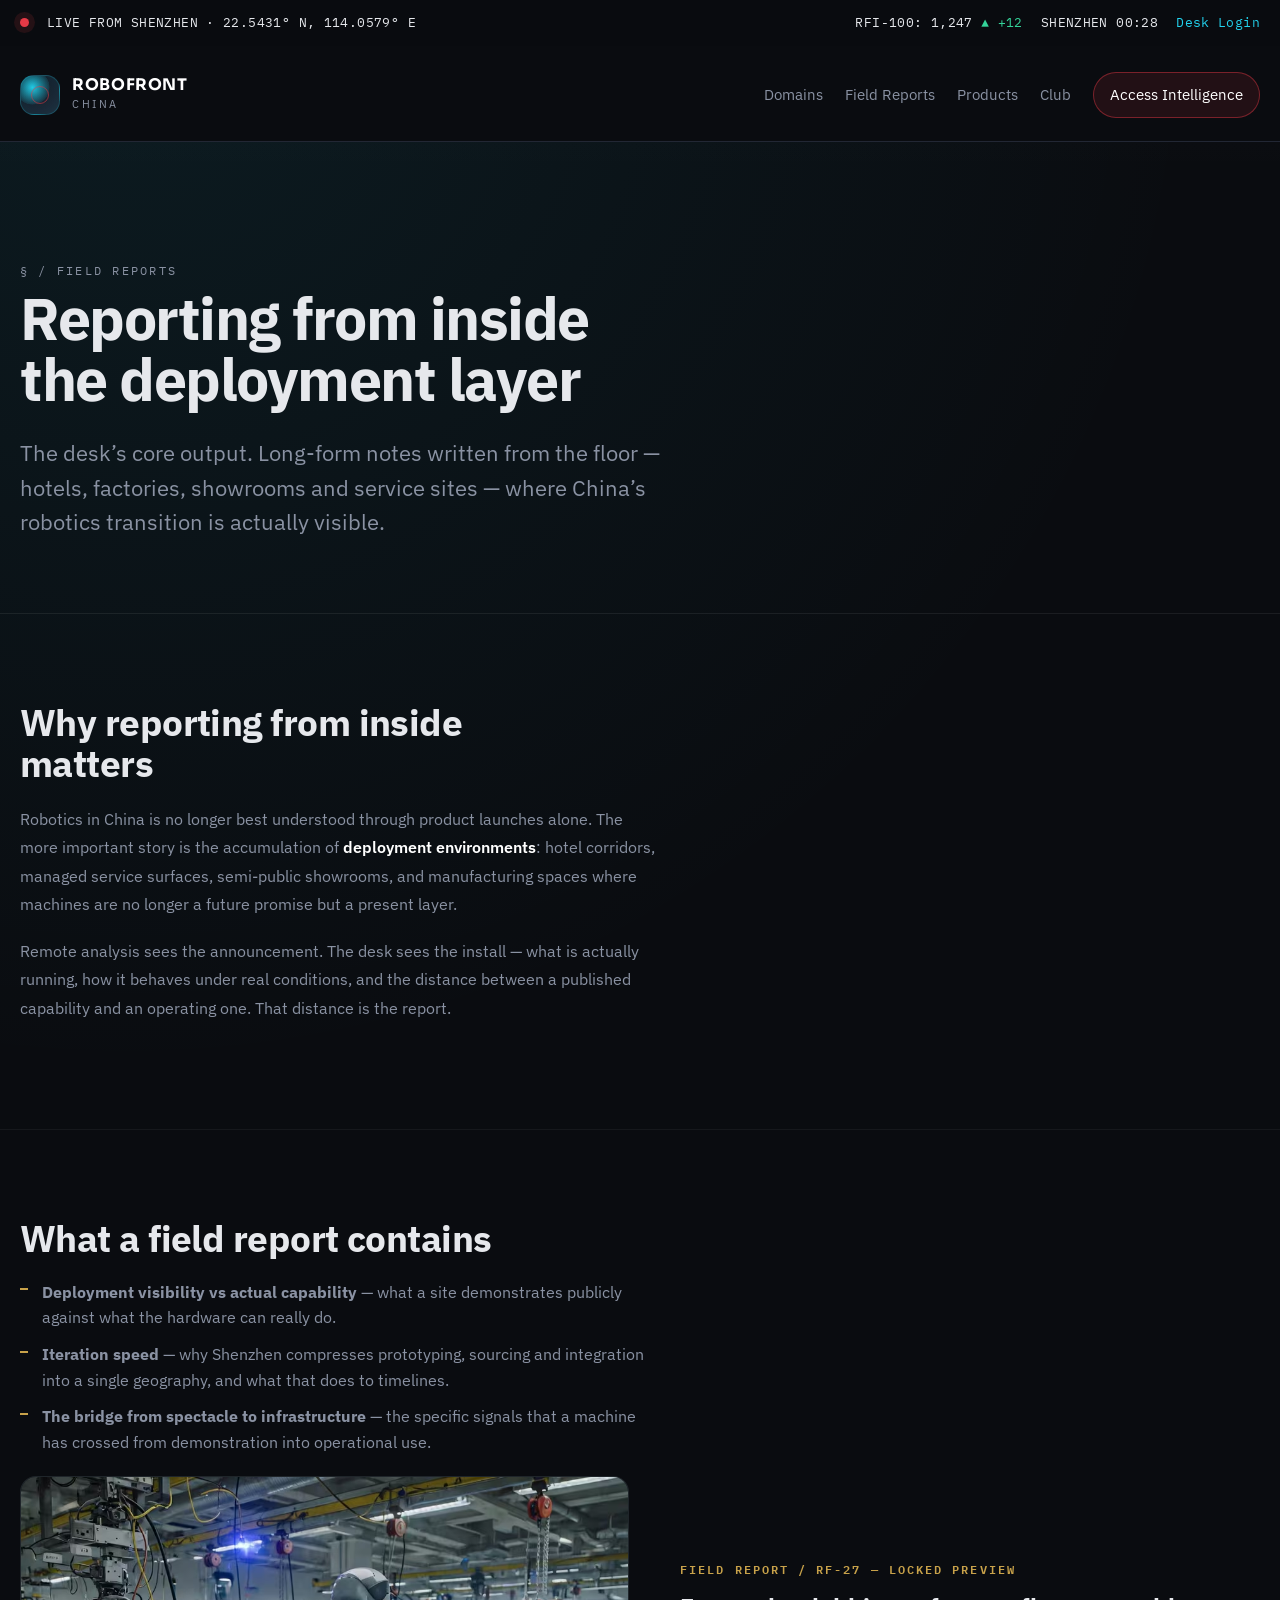
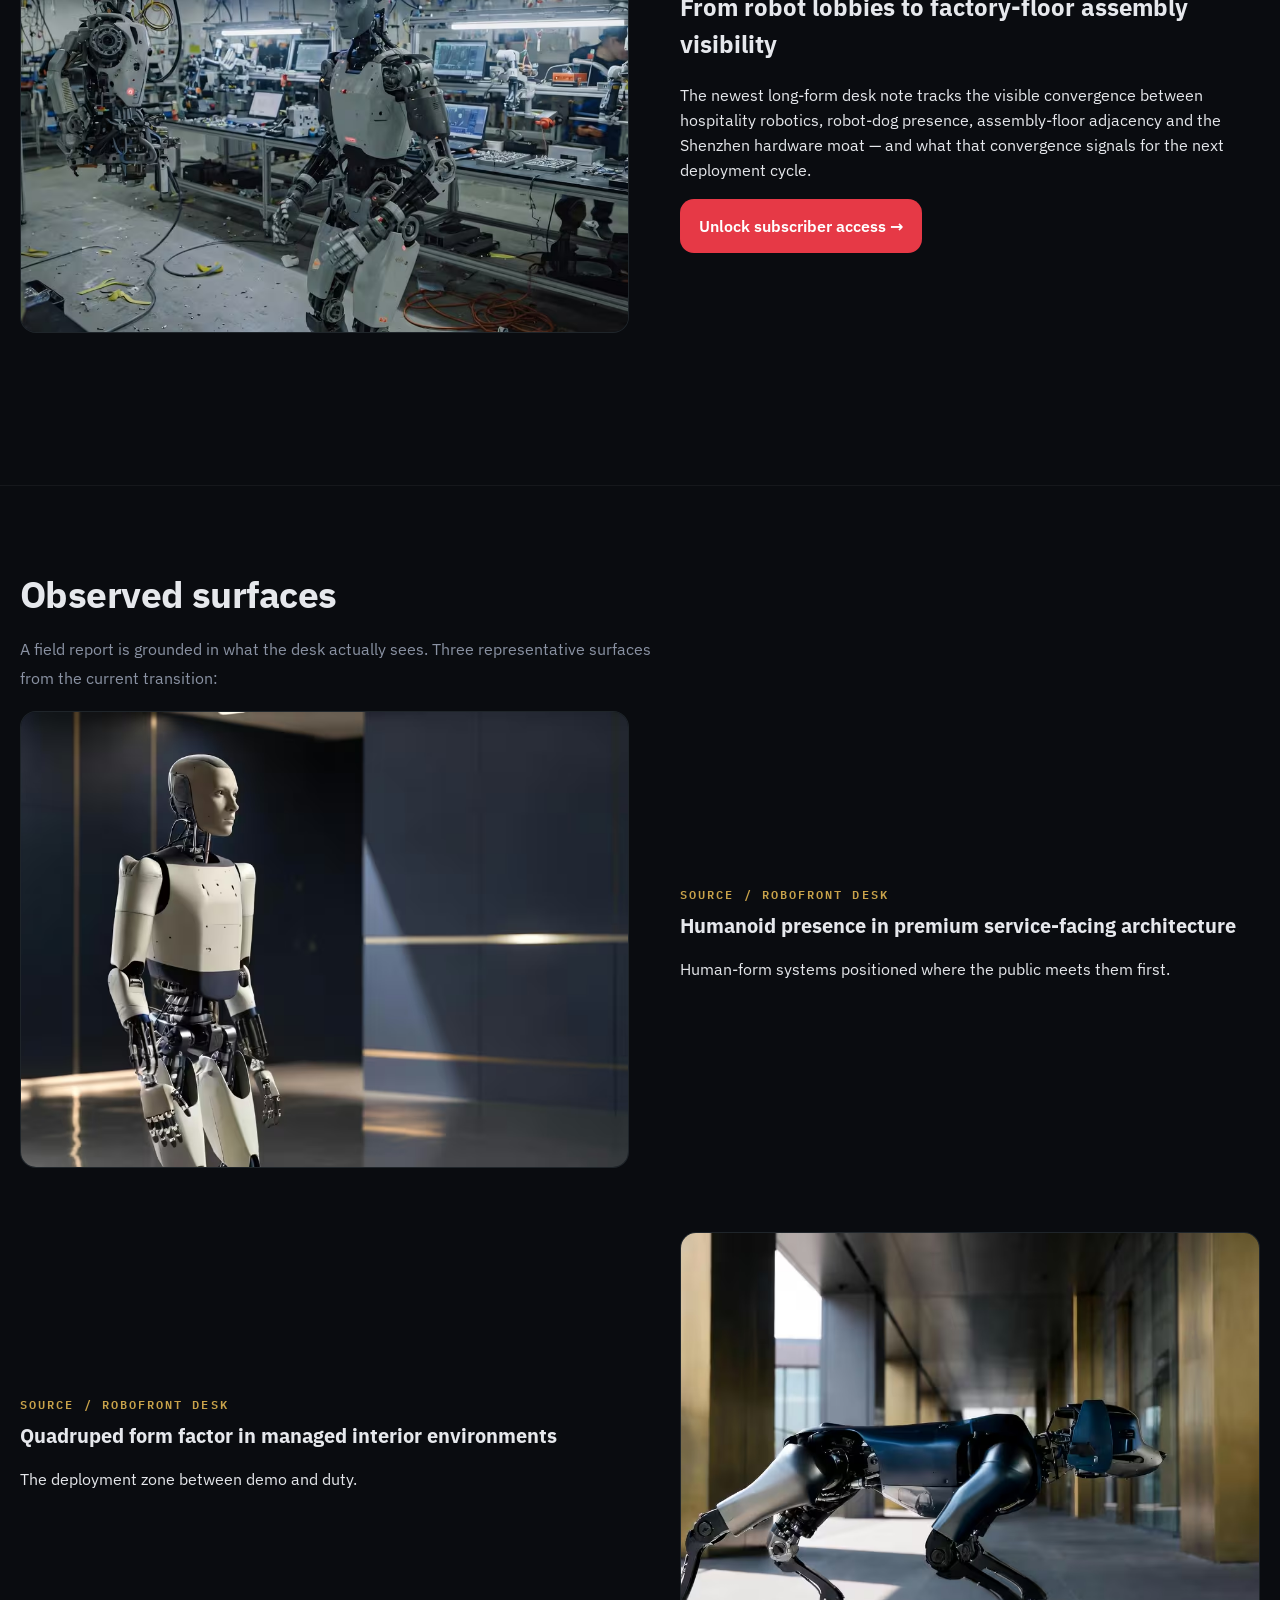
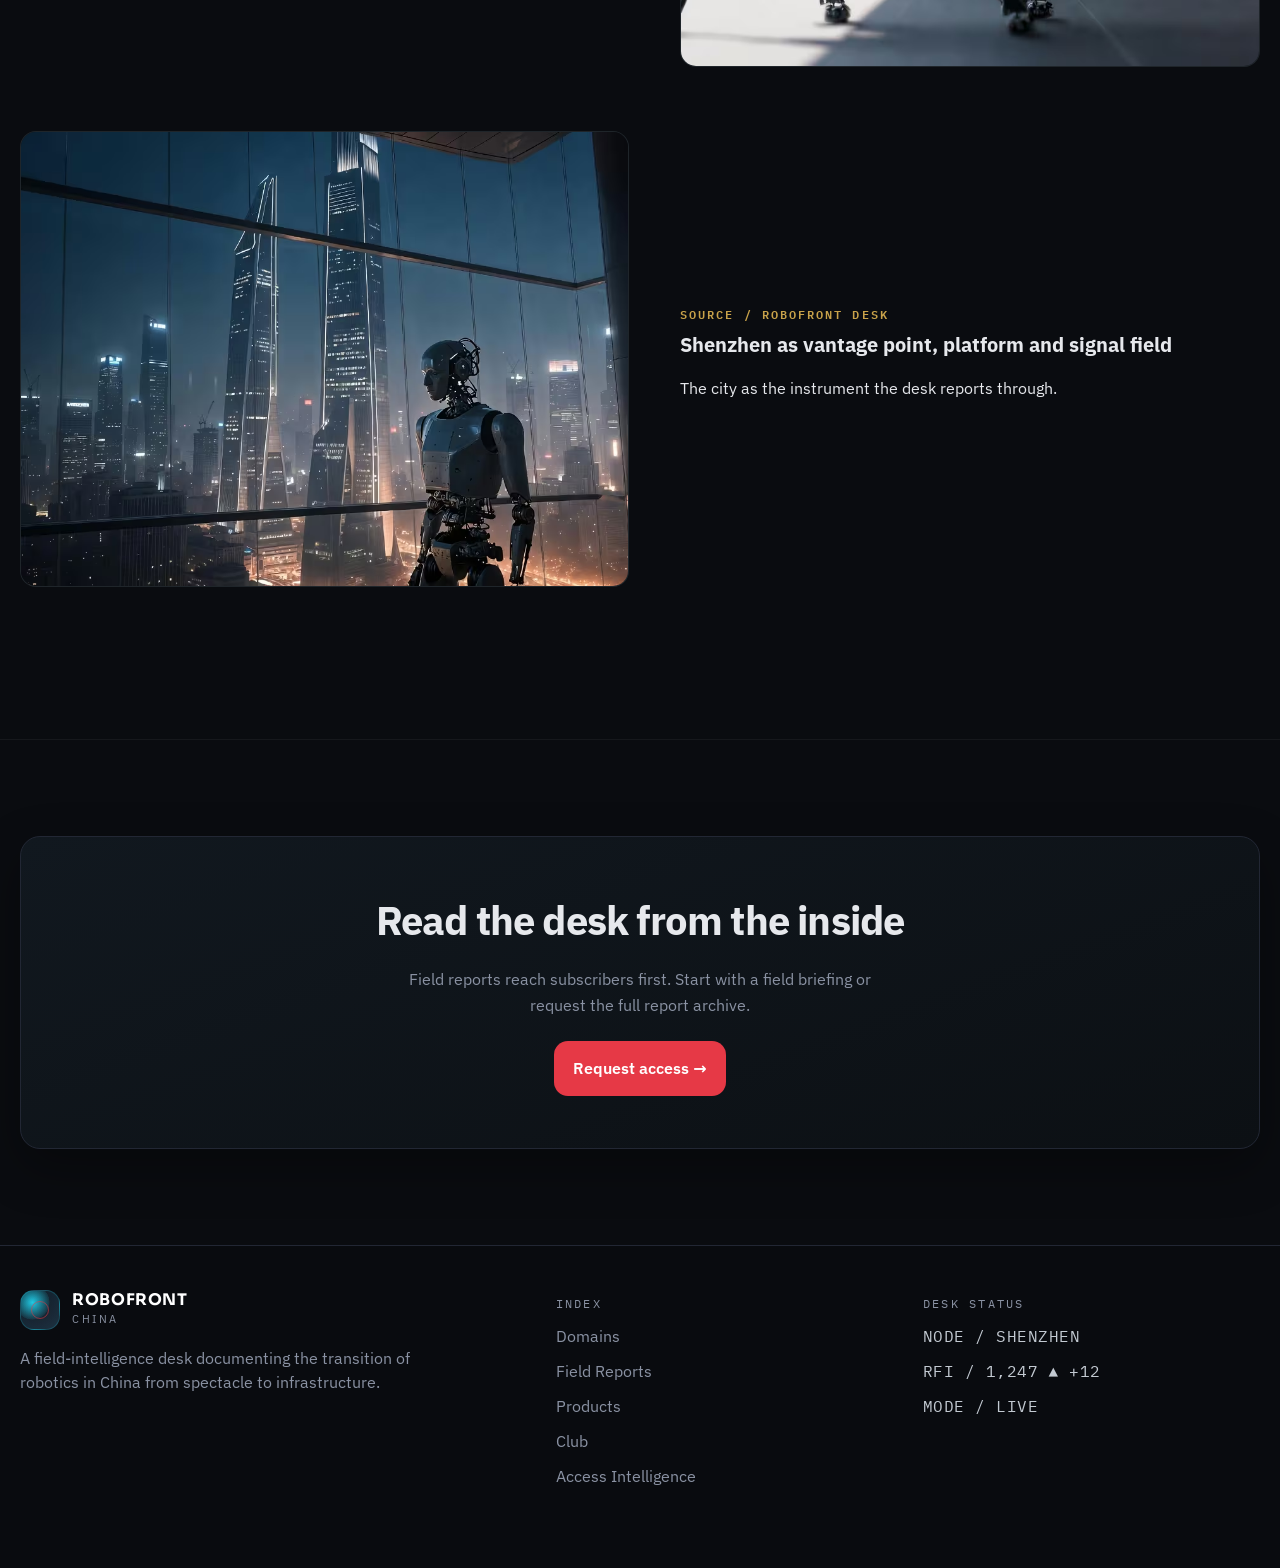
<file: field-reports.html>
<!DOCTYPE html>
<html lang="en">
<head>
  <meta charset="UTF-8" />
  <meta name="viewport" content="width=device-width, initial-scale=1.0" />
  <title>Field Reports — Robotics observed from the floor | Robofront China</title>
  <meta name="description" content="Long-form field reports from inside China’s robotics deployment layer — factories, hotels, showrooms and service sites, written from Shenzhen." />
  <link rel="canonical" href="https://robofront.io/field-reports.html" />
  <meta name="theme-color" content="#0C1014" />
  <meta property="og:type" content="website" />
  <meta property="og:site_name" content="Robofront China" />
  <meta property="og:title" content="Field Reports — Robotics observed from the floor | Robofront China" />
  <meta property="og:description" content="Long-form field reports from inside China’s robotics deployment layer — factories, hotels, showrooms and service sites, written from Shenzhen." />
  <meta property="og:url" content="https://robofront.io/field-reports.html" />
  <meta property="og:image" content="https://robofront.io/og-image.jpg" />
  <meta property="og:image:width" content="1200" />
  <meta property="og:image:height" content="630" />
  <meta name="twitter:card" content="summary_large_image" />
  <meta name="twitter:image" content="https://robofront.io/og-image.jpg" />
  <link rel="icon" href="/favicon.svg" type="image/svg+xml" />
  <link rel="icon" href="/favicon-32.png" sizes="32x32" type="image/png" />
  <link rel="apple-touch-icon" href="/apple-touch-icon.png" />
  <link rel="manifest" href="/site.webmanifest" />
  <style>picture{display:contents}@font-face{font-family:"IBM Plex Sans";font-style:normal;font-weight:400;font-display:swap;src:url("ibm-plex-sans-400.woff2") format("woff2");}@font-face{font-family:"IBM Plex Sans";font-style:normal;font-weight:500;font-display:swap;src:url("ibm-plex-sans-500.woff2") format("woff2");}@font-face{font-family:"IBM Plex Sans";font-style:normal;font-weight:600;font-display:swap;src:url("ibm-plex-sans-600.woff2") format("woff2");}@font-face{font-family:"IBM Plex Sans";font-style:normal;font-weight:700;font-display:swap;src:url("ibm-plex-sans-700.woff2") format("woff2");}@font-face{font-family:"IBM Plex Mono";font-style:normal;font-weight:400;font-display:swap;src:url("ibm-plex-mono-400.woff2") format("woff2");}@font-face{font-family:"IBM Plex Mono";font-style:normal;font-weight:500;font-display:swap;src:url("ibm-plex-mono-500.woff2") format("woff2");}@font-face{font-family:"IBM Plex Mono";font-style:normal;font-weight:600;font-display:swap;src:url("ibm-plex-mono-600.woff2") format("woff2");}@font-face{font-family:"Sora";font-style:normal;font-weight:600;font-display:swap;src:url("sora-600.woff2") format("woff2");}@font-face{font-family:"Sora";font-style:normal;font-weight:700;font-display:swap;src:url("sora-700.woff2") format("woff2");}@font-face{font-family:"Sora";font-style:normal;font-weight:800;font-display:swap;src:url("sora-800.woff2") format("woff2");}

:root{
  --bg:#0A0C10;
  --surface:#10131A;
  --surface-2:#161A24;
  --border:#222734;
  --text:#E6E8EC;
  --muted:#8A92A3;
  --faint:#4A5163;
  --red:#E63946;
  --cyan:#22D3EE;
  --green:#34D399;
  --shadow:0 18px 50px rgba(0,0,0,.32);
  --radius:20px;
  --max:1240px;
}
*{box-sizing:border-box}
html{scroll-behavior:smooth}
body{margin:0;background:var(--bg);color:var(--text);font-family:'IBM Plex Sans',system-ui,sans-serif;line-height:1.55;background-image:radial-gradient(circle at 10% 0%, rgba(34,211,238,.08), transparent 22%), linear-gradient(to bottom, rgba(255,255,255,.02), transparent 180px);}
a{color:inherit;text-decoration:none}
img{display:block;max-width:100%;height:auto}
.container{width:min(var(--max), calc(100% - 40px));margin:0 auto}
.mono{font-family:'IBM Plex Mono', monospace;letter-spacing:.03em}
.eyebrow{font-size:.78rem;color:var(--muted);text-transform:uppercase;letter-spacing:.18em}
.faint{color:var(--faint)}
.panel{background:linear-gradient(180deg, rgba(22,26,36,.98), rgba(16,19,26,.98)); border:1px solid var(--border); border-radius:var(--radius); box-shadow:var(--shadow)}
.command-bar{border-bottom:1px solid #0A0C10;background:#090b0f;position:sticky;top:0;z-index:1000}
.command-inner{display:flex;justify-content:space-between;align-items:center;gap:18px;padding:10px 0;font-size:.8rem}
.command-left,.command-right{display:flex;align-items:center;gap:18px;flex-wrap:wrap}
.command-right a{color:var(--cyan)}
.live-dot{width:9px;height:9px;border-radius:50%;background:var(--red);box-shadow:0 0 0 6px rgba(230,57,70,.12)}
.up{color:var(--green);font-style:normal}
.site-header{position:sticky;top:41px;z-index:999;background:#0A0C10;backdrop-filter:blur(12px);border-top:1px solid #0A0C10;border-bottom:1px solid rgba(34,39,52,.7);margin-top:-1px}
.nav-row{display:flex;align-items:center;justify-content:space-between;padding:16px 0;gap:20px}
.brand{display:flex;align-items:center;gap:12px}
.brand strong{display:block;font-family:'Sora', sans-serif;font-size:1rem;line-height:1;color:#fff;letter-spacing:.04em}
.brand small{display:block;color:var(--muted);letter-spacing:.23em;font-size:.69rem;margin-top:3px}
.brand-mark{width:40px;height:40px;border-radius:14px;background:radial-gradient(circle at 30% 30%, rgba(34,211,238,.95), rgba(34,211,238,.1) 45%, transparent 46%), linear-gradient(145deg,#0f1620,#1e2938);border:1px solid rgba(34,211,238,.25);position:relative;box-shadow:inset 0 0 24px rgba(34,211,238,.08)}
.brand-mark::after{content:'';position:absolute;inset:10px;border-radius:50%;border:1px solid rgba(230,57,70,.55)}
.site-nav{display:flex;align-items:center;gap:22px}
.site-nav a{color:var(--muted);font-size:.95rem}
.site-nav a:hover{color:#fff}
.nav-cta{padding:10px 16px;border:1px solid rgba(230,57,70,.45);background:rgba(230,57,70,.11);border-radius:999px;color:#fff!important}
.menu-toggle{display:none;background:none;border:none;color:#fff;font-size:1.5rem}
.hero{position:relative;padding:72px 0 42px;overflow:hidden}
.hero-bg{position:absolute;inset:0;background-image:linear-gradient(90deg, rgba(10,12,16,.95) 15%, rgba(10,12,16,.82) 42%, rgba(10,12,16,.78) 60%, rgba(10,12,16,.92) 100%), url('hero.jpg'); background-size:cover; background-position:center; opacity:.55}
.hero-grid{position:relative;display:grid;grid-template-columns:1.12fr .88fr;gap:30px;align-items:start}
.hero-copy{padding:20px 0 30px}
.hero h1{margin:.35rem 0 1rem;font-family:'Sora', sans-serif;font-size:clamp(3rem, 6vw, 6rem);line-height:.96;letter-spacing:-.045em;max-width:11ch}
.subhead{font-size:1.2rem;color:#d6dbe2;max-width:680px;margin:0 0 1rem}
.hero-line{color:var(--cyan);font-size:.84rem;max-width:700px}
.hero-actions{display:flex;gap:14px;flex-wrap:wrap;margin-top:24px}
.btn{display:inline-flex;align-items:center;justify-content:center;padding:14px 18px;border-radius:14px;font-weight:600;border:1px solid var(--border);transition:.2s ease}
.btn:hover{transform:translateY(-1px)}
.btn-primary{background:var(--red);color:#fff;border-color:rgba(230,57,70,.75)}
.btn-secondary{background:transparent;color:#fff}
.hero-panel{padding:18px}
.panel-head{display:flex;align-items:center;justify-content:space-between;gap:12px;margin-bottom:18px}
.metric-row{display:grid;grid-template-columns:1fr 1fr;gap:16px;margin-bottom:18px}
.metric-row label{display:block;color:var(--muted);font-size:.75rem;text-transform:uppercase;margin-bottom:8px}
.metric-row strong{font-size:2.35rem;font-family:'Sora',sans-serif}
.signal-list{display:grid;gap:12px}
.signal-list article{padding:14px;border:1px solid var(--border);border-radius:16px;background:rgba(255,255,255,.015)}
.signal-list h3{font-size:1rem;line-height:1.4;margin:.5rem 0 0;font-weight:500}
.signal-tag{font-size:.72rem;color:var(--cyan)}
.ticker-wrap{border-top:1px solid var(--border);border-bottom:1px solid var(--border);overflow:hidden;background:#0d1016}
.ticker-track{display:flex;gap:42px;padding:14px 0;white-space:nowrap;animation:ticker 30s linear infinite;font-size:.8rem;color:var(--muted)}
@keyframes ticker{from{transform:translateX(0)}to{transform:translateX(-50%)}}
.section{padding:84px 0}
.section.alt{background:linear-gradient(180deg, rgba(255,255,255,.015), rgba(255,255,255,0))}
.section-title-row{display:flex;justify-content:space-between;gap:20px;align-items:end;margin-bottom:28px}
.section-title-row h2,.feature-copy h2,.inside-copy h2,.club-grid h2,.briefing-grid h2{font-family:'Sora', sans-serif;font-size:clamp(2rem, 4vw, 3.6rem);line-height:1.02;letter-spacing:-.035em;max-width:13ch;margin:.45rem 0 0}
.section-kicker{color:var(--muted);max-width:260px}
.domain-grid{display:grid;grid-template-columns:1.2fr .8fr .8fr;gap:18px}
.domain-card{overflow:hidden;position:relative;min-height:320px}
.domain-card.tall{grid-row:span 2;min-height:680px}
.domain-card.wide{grid-column:span 2;min-height:320px}
.domain-card img{width:100%;height:100%;object-fit:cover;filter:saturate(.92) contrast(1.02)}
.card-copy{position:absolute;left:0;right:0;bottom:0;padding:22px;background:linear-gradient(to top, rgba(10,12,16,.95), rgba(10,12,16,.55), transparent)}
.card-copy h3{margin:.5rem 0 0;font-size:1.2rem;line-height:1.25;max-width:24ch}
.feature-grid{display:grid;grid-template-columns:1fr 1fr;gap:30px;align-items:start}
.feature-copy>p:not(.eyebrow), .inside-copy>p:not(.eyebrow), .briefing-grid>p:not(.eyebrow){color:#d0d7de;font-size:1.08rem}
.locked-preview{padding:20px;margin-top:24px}
.locked-head{display:flex;justify-content:space-between;align-items:center;gap:15px;border-bottom:1px solid var(--border);padding-bottom:12px;margin-bottom:12px}
.lock{font-size:.75rem;padding:6px 10px;border-radius:999px;background:rgba(230,57,70,.12);color:#ffb6bd;border:1px solid rgba(230,57,70,.24)}
.locked-preview p{color:#d7dce2}
.locked-preview ul{padding-left:18px;color:var(--muted)}
.feature-media{overflow:hidden}
.feature-media img{width:100%;height:520px;object-fit:cover}
.caption{padding:12px 16px;color:var(--muted);font-size:.75rem;border-top:1px solid var(--border)}
.product-grid{display:grid;grid-template-columns:repeat(3, 1fr);gap:18px}
.product-card{padding:22px;display:flex;flex-direction:column;min-height:245px}
.product-card .code{color:var(--cyan);font-size:.82rem}
.product-card h3{font-size:1.35rem;margin:.6rem 0 .6rem;font-family:'Sora',sans-serif}
.product-card p{color:#d0d7de;flex:1}
.product-card a{color:#fff;border-top:1px solid var(--border);padding-top:14px;margin-top:12px}
.product-card.highlight{border-color:rgba(230,57,70,.45);box-shadow:0 0 0 1px rgba(230,57,70,.18), var(--shadow)}
.inside-grid{display:grid;grid-template-columns:.95fr 1.05fr;gap:26px;align-items:start}
.mini-stats{display:grid;grid-template-columns:repeat(3,1fr);gap:14px;margin-top:24px}
.mini-stat{padding:18px}
.mini-stat span{display:block;color:var(--muted);font-size:.75rem;margin-bottom:6px}
.mini-stat strong{font-family:'Sora', sans-serif;font-size:1.45rem}
.inside-media-grid{display:grid;grid-template-columns:1fr 1fr;gap:18px}
.inside-media-grid figure{overflow:hidden;margin:0}
.inside-media-grid img{width:100%;height:320px;object-fit:cover}
.inside-media-grid figcaption{padding:12px 14px;color:var(--muted);font-size:.74rem}
.evidence-grid{display:grid;grid-template-columns:repeat(3,1fr);gap:18px}
.evidence-card{overflow:hidden;margin:0}
.evidence-card img{width:100%;height:360px;object-fit:cover}
.evidence-card figcaption{padding:18px}
.evidence-card figcaption span{display:block;color:var(--muted);font-size:.73rem;margin-bottom:6px}
.evidence-card figcaption strong{font-size:1rem;line-height:1.4;font-weight:500}
.club-section .club-grid{display:grid;grid-template-columns:1.1fr .9fr;gap:28px;padding:30px}
.club-list{padding-left:20px;color:#d0d7de}
.club-box{border:1px solid var(--border);border-radius:18px;padding:24px;background:rgba(255,255,255,.02);display:flex;flex-direction:column;justify-content:center}
.club-box span{color:var(--muted);font-size:.8rem}
.club-box strong{font-family:'Sora', sans-serif;font-size:4rem;line-height:1;margin:10px 0 8px}
.briefing-grid{display:grid;grid-template-columns:.95fr 1.05fr;gap:28px;align-items:start}
.briefing-form{padding:22px;display:grid;gap:14px}
.briefing-form label span{display:block;font-size:.92rem;color:#d4dae0;margin-bottom:8px}
.briefing-form input,.briefing-form select,.briefing-form textarea{width:100%;padding:14px 14px;border-radius:14px;border:1px solid var(--border);background:#0c1016;color:#fff;font:inherit}
.site-footer{padding:44px 0 70px;border-top:1px solid var(--border);background:#090b0f}
.footer-grid{display:grid;grid-template-columns:1.2fr .8fr .8fr;gap:30px}
.footer-brand{margin-bottom:14px}
.site-footer p{color:var(--muted);max-width:42ch}
.site-footer ul{list-style:none;padding:0;margin:10px 0 0}
.site-footer li{margin:10px 0;color:var(--muted)}
.status-list li{color:#c3cad2}
@media (max-width: 1080px){
  .hero-grid,.feature-grid,.inside-grid,.briefing-grid,.club-section .club-grid,.footer-grid{grid-template-columns:1fr}
  .domain-grid,.product-grid,.evidence-grid,.inside-media-grid{grid-template-columns:1fr 1fr}
  .domain-card.tall,.domain-card.wide{grid-row:auto;grid-column:auto;min-height:320px}
}
@media (max-width: 780px){
  .site-nav{display:none}
  .menu-toggle{display:block}
  .container{width:min(calc(100% - 24px), var(--max))}
  .section{padding:58px 0}
  .hero{padding:48px 0 24px}
  .hero-grid,.metric-row,.domain-grid,.product-grid,.evidence-grid,.inside-media-grid,.mini-stats{grid-template-columns:1fr}
  .feature-media img,.inside-media-grid img,.evidence-card img{height:auto}
  .command-right{display:none}
  .section-title-row{flex-direction:column;align-items:flex-start}
  .club-box strong{font-size:3rem}
}

  
/* --- V3.2 fixed header anti-flicker patch --- */
body{
  padding-top:142px;
}
.command-bar{
  position:fixed!important;
  top:0!important;
  left:0!important;
  right:0!important;
  height:46px!important;
  min-height:46px!important;
  background:#090b0f!important;
  border-bottom:0!important;
  z-index:3000!important;
  transform:translateZ(0);
  -webkit-transform:translateZ(0);
}
.command-inner{
  height:46px!important;
  padding-top:0!important;
  padding-bottom:0!important;
}
.site-header{
  position:fixed!important;
  top:45px!important;
  left:0!important;
  right:0!important;
  height:97px!important;
  min-height:97px!important;
  margin-top:0!important;
  background:#0A0C10!important;
  border-top:2px solid #0A0C10!important;
  border-bottom:1px solid #222734!important;
  z-index:2999!important;
  transform:translateZ(0);
  -webkit-transform:translateZ(0);
}
.nav-row{
  height:96px!important;
  padding-top:0!important;
  padding-bottom:0!important;
}
.hero{
  padding-top:72px;
}
@media (max-width: 780px){
  body{
    padding-top:142px;
  }
  .command-bar{
    height:46px!important;
    min-height:46px!important;
    overflow:hidden!important;
  }
  .command-inner{
    height:46px!important;
    min-height:46px!important;
    overflow:hidden!important;
  }
  .site-header{
    top:45px!important;
    height:97px!important;
    min-height:97px!important;
    background:#0A0C10!important;
  }
  .nav-row{
    height:96px!important;
  }
  .hero{
    padding-top:34px;
  }
}

  .form-status{margin:14px 0 0;font:500 14px/1.5 "IBM Plex Mono",monospace;letter-spacing:.02em}.form-status.ok{color:#C8A24A}.form-status.err{color:#e2675a}.briefing-form button[disabled]{opacity:.55;cursor:progress}@media (max-width:780px){.nav-row{position:relative}.site-nav.open{display:flex;flex-direction:column;align-items:stretch;gap:0;position:absolute;top:100%;left:0;right:0;background:#0C1014;border-top:1px solid rgba(255,255,255,.08);box-shadow:0 18px 44px rgba(0,0,0,.55);padding:6px 0;z-index:60}.site-nav.open a{display:block;width:100%;padding:15px 22px;font-size:1.02rem;color:#E9EEF1;border-bottom:1px solid rgba(255,255,255,.05)}.site-nav.open a:hover{background:rgba(255,255,255,.03)}.site-nav.open .nav-cta{margin:10px 18px 8px;border-radius:10px;text-align:center;border-bottom:none;color:#fff}.menu-toggle[aria-expanded="true"]{color:#E5484D}}
/* ===== multi-page additions ===== */
.page-hero{padding:clamp(54px,9vw,120px) 0 clamp(34px,5vw,52px);border-bottom:1px solid rgba(255,255,255,.07);position:relative}
.page-hero .eyebrow{margin-bottom:18px}
.page-hero h1{font-size:clamp(2.1rem,6.4vw,3.7rem);line-height:1.03;letter-spacing:-.025em;margin:.1em 0 .45em;max-width:18ch}
.lede{font-size:clamp(1.08rem,2.4vw,1.38rem);color:var(--muted);max-width:54ch;line-height:1.55}
.prose-section{padding:clamp(42px,7vw,88px) 0;border-bottom:1px solid rgba(255,255,255,.05)}
.prose-section:last-of-type{border-bottom:none}
.prose h2{font-size:clamp(1.55rem,3.6vw,2.3rem);letter-spacing:-.015em;line-height:1.12;margin:0 0 .55em;max-width:24ch}
.prose h3{font-size:1.15rem;letter-spacing:-.01em;margin:1.6em 0 .4em}
.prose p{color:var(--muted);line-height:1.72;max-width:64ch;margin:0 0 1.15em;font-size:1.03rem}
.prose p strong{color:#fff;font-weight:600}
.prose ul{list-style:none;padding:0;margin:0 0 1.3em;max-width:64ch}
.prose ul li{position:relative;padding:0 0 0 22px;margin:0 0 .7em;color:var(--muted);line-height:1.6}
.prose ul li::before{content:"";position:absolute;left:0;top:.55em;width:8px;height:2px;background:var(--brass,#C8A24A)}
.media{border-radius:16px;overflow:hidden;border:1px solid rgba(255,255,255,.07);background:#0e141a}
.media img{width:100%;height:100%;object-fit:cover;display:block}
.domain-row{display:grid;grid-template-columns:1.05fr 1fr;gap:clamp(24px,4vw,52px);align-items:center;margin:0 0 clamp(34px,5vw,64px)}
.domain-row:nth-child(even) .media{order:2}
.domain-row .media{aspect-ratio:4/3}
.domain-row .tag{font:600 .72rem/1 "IBM Plex Mono",monospace;letter-spacing:.18em;color:var(--brass,#C8A24A);text-transform:uppercase}
.tier-grid{display:grid;grid-template-columns:repeat(auto-fit,minmax(280px,1fr));gap:18px;margin-top:8px}
.tier{display:flex;flex-direction:column;gap:10px}
.tier .rf{font:600 .72rem/1 "IBM Plex Mono",monospace;letter-spacing:.16em;color:var(--muted)}
.tier h3{margin:0;font-size:1.18rem}
.tier .who{font:500 .8rem/1.4 "IBM Plex Mono",monospace;color:var(--brass,#C8A24A);letter-spacing:.02em}
.tier p{color:var(--muted);line-height:1.6;font-size:.96rem;margin:0;flex:1}
.tier .btn{margin-top:8px;align-self:flex-start}
.cta-band{padding:clamp(48px,8vw,96px) 0}
.cta-band .panel{padding:clamp(30px,5vw,52px);text-align:center;background:linear-gradient(160deg,#11181f,#0c1014)}
.cta-band h2{font-size:clamp(1.6rem,4vw,2.5rem);letter-spacing:-.02em;margin:0 0 .4em}
.cta-band p{color:var(--muted);max-width:48ch;margin:0 auto 1.4em;line-height:1.6}
.facts{display:flex;flex-wrap:wrap;gap:14px;margin:6px 0 0}
.facts .fact{flex:1 1 150px;border:1px solid rgba(255,255,255,.08);border-radius:12px;padding:16px 18px;background:#0e141a}
.facts .fact b{display:block;font-size:1.5rem;letter-spacing:-.02em}
.facts .fact span{font:500 .72rem/1.3 "IBM Plex Mono",monospace;letter-spacing:.1em;color:var(--muted);text-transform:uppercase}
@media (max-width:760px){.domain-row{grid-template-columns:1fr}.domain-row:nth-child(even) .media{order:0}}
/* ===== mobile menu polish ===== */
@media (max-width:780px){
  .site-nav.open{background:#0b0f13;box-shadow:0 24px 60px rgba(0,0,0,.7)}
  .site-nav.open .nav-cta{background:#E5484D !important;color:#fff !important;border:none !important;
    margin:12px 18px 10px;border-radius:11px;text-align:center;padding:15px 20px;font-weight:600}
  .site-nav.open .nav-cta:hover{background:#d83b40 !important}
}

@media (max-width:760px){.page-hero h1{max-width:none}section .container[style*='grid-template-columns:1fr 1fr']{grid-template-columns:1fr !important}}
@media (max-width:780px){
  .site-nav.open .nav-cta{width:auto !important;box-sizing:border-box;margin:12px 18px 14px !important;
    background:#E5484D !important;color:#fff !important;border:none !important;border-radius:11px;
    text-align:center;padding:15px 20px;font-weight:600;display:block}
}
</style>
</head>
<body>
  <div class="command-bar">
    <div class="container command-inner">
      <div class="command-left">
        <span class="live-dot"></span>
        <span class="mono">LIVE FROM SHENZHEN · 22.5431° N, 114.0579° E</span>
      </div>
      <div class="command-right mono">
        <span>RFI-100: 1,247 <em class="up">▲ +12</em></span>
        <span data-shenzhen-clock>SHENZHEN 07:00</span>
        <a href="access.html">Desk Login</a>
      </div>
    </div>
  </div>
  <header class="site-header">
    <div class="container nav-row">
      <a class="brand" href="index.html">
        <span class="brand-mark"></span>
        <span><strong>ROBOFRONT</strong><small>CHINA</small></span>
      </a>
      <nav class="site-nav"><a href="domains.html">Domains</a><a href="field-reports.html" aria-current="page">Field Reports</a><a href="products.html">Products</a><a href="club.html">Club</a><a class="nav-cta" href="access.html">Access Intelligence</a></nav>
      <button class="menu-toggle" aria-label="Open navigation">☰</button>
    </div>
  </header>
  <main id="top">

<section class="page-hero">
  <div class="container">
    <span class="eyebrow mono">§ / FIELD REPORTS</span>
    <h1>Reporting from inside the deployment layer</h1>
    <p class="lede">The desk&rsquo;s core output. Long-form notes written from the floor &mdash; hotels, factories, showrooms and service sites &mdash; where China&rsquo;s robotics transition is actually visible.</p>
  </div>
</section>
<section class="prose-section">
  <div class="container prose">
    <h2>Why reporting from inside matters</h2>
    <p>Robotics in China is no longer best understood through product launches alone. The more important story is the accumulation of <strong>deployment environments</strong>: hotel corridors, managed service surfaces, semi-public showrooms, and manufacturing spaces where machines are no longer a future promise but a present layer.</p>
    <p>Remote analysis sees the announcement. The desk sees the install &mdash; what is actually running, how it behaves under real conditions, and the distance between a published capability and an operating one. That distance is the report.</p>
  </div>
</section>
<section class="prose-section">
  <div class="container prose">
    <h2>What a field report contains</h2>
    <ul>
      <li><strong>Deployment visibility vs actual capability</strong> &mdash; what a site demonstrates publicly against what the hardware can really do.</li>
      <li><strong>Iteration speed</strong> &mdash; why Shenzhen compresses prototyping, sourcing and integration into a single geography, and what that does to timelines.</li>
      <li><strong>The bridge from spectacle to infrastructure</strong> &mdash; the specific signals that a machine has crossed from demonstration into operational use.</li>
    </ul>
  </div>
  <div class="container" style="margin-top:8px">
    <div class="domain-row">
      <div class="media" style="aspect-ratio:4/3"><picture><source type="image/avif" srcset="field-06.avif"><source type="image/webp" srcset="field-06.webp"><img src="field-06.jpg" alt="Humanoid robot on a Shenzhen factory floor" loading="lazy" decoding="async"></picture></div>
      <div><span class="tag">Field Report / RF-27 &mdash; locked preview</span>
        <h2 style="margin-top:.35em">From robot lobbies to factory-floor assembly visibility</h2>
        <p>The newest long-form desk note tracks the visible convergence between hospitality robotics, robot-dog presence, assembly-floor adjacency and the Shenzhen hardware moat &mdash; and what that convergence signals for the next deployment cycle.</p>
        <a class="btn btn-primary" href="access.html?interest=Shenzhen%20Field%20Reports">Unlock subscriber access &rarr;</a>
      </div>
    </div>
  </div>
</section>
<section class="prose-section">
  <div class="container prose"><h2>Observed surfaces</h2>
  <p>A field report is grounded in what the desk actually sees. Three representative surfaces from the current transition:</p></div>
  <div class="container domain-deep">
    <div class="domain-row">
      <div class="media"><picture><source type="image/avif" srcset="field-09.avif"><source type="image/webp" srcset="field-09.webp"><img src="field-09.jpg" alt="Single humanoid robot in blue interior" loading="lazy" decoding="async"></picture></div>
      <div><span class="tag">Source / Robofront Desk</span><h3 style="margin:.2em 0 .4em;font-size:1.25rem">Humanoid presence in premium service-facing architecture</h3><p>Human-form systems positioned where the public meets them first.</p></div>
    </div>
    <div class="domain-row">
      <div class="media"><picture><source type="image/avif" srcset="field-10.avif"><source type="image/webp" srcset="field-10.webp"><img src="field-10.jpg" alt="Robot dog in corridor" loading="lazy" decoding="async"></picture></div>
      <div><span class="tag">Source / Robofront Desk</span><h3 style="margin:.2em 0 .4em;font-size:1.25rem">Quadruped form factor in managed interior environments</h3><p>The deployment zone between demo and duty.</p></div>
    </div>
    <div class="domain-row">
      <div class="media"><picture><source type="image/avif" srcset="field-11.avif"><source type="image/webp" srcset="field-11.webp"><img src="field-11.jpg" alt="Robot overlooking Shenzhen skyline" loading="lazy" decoding="async"></picture></div>
      <div><span class="tag">Source / Robofront Desk</span><h3 style="margin:.2em 0 .4em;font-size:1.25rem">Shenzhen as vantage point, platform and signal field</h3><p>The city as the instrument the desk reports through.</p></div>
    </div>
  </div>
</section>
<section class="cta-band">
  <div class="container"><div class="panel">
    <h2>Read the desk from the inside</h2>
    <p>Field reports reach subscribers first. Start with a field briefing or request the full report archive.</p>
    <a class="btn btn-primary" href="access.html?interest=Shenzhen%20Field%20Reports">Request access &rarr;</a>
  </div></div>
</section>
  </main>
  <footer class="site-footer">
    <div class="container footer-grid">
      <div>
        <a class="brand footer-brand" href="index.html">
          <span class="brand-mark"></span>
          <span><strong>ROBOFRONT</strong><small>CHINA</small></span>
        </a>
        <p>A field-intelligence desk documenting the transition of robotics in China from spectacle to infrastructure.</p>
      </div>
      <div>
        <span class="eyebrow mono">INDEX</span>
        <ul>
          <li><a href="domains.html">Domains</a></li>
          <li><a href="field-reports.html">Field Reports</a></li>
          <li><a href="products.html">Products</a></li>
          <li><a href="club.html">Club</a></li>
          <li><a href="access.html">Access Intelligence</a></li>
        </ul>
      </div>
      <div>
        <span class="eyebrow mono">DESK STATUS</span>
        <ul class="mono status-list">
          <li>NODE / SHENZHEN</li>
          <li>RFI / 1,247 ▲ +12</li>
          <li>MODE / LIVE</li>
        </ul>
      </div>
    </div>
  </footer>
  <script>

const counters = document.querySelectorAll('[data-count]');
const observer = new IntersectionObserver((entries)=>{
  entries.forEach(entry=>{
    if(entry.isIntersecting){
      const el = entry.target;
      const target = Number(el.dataset.count || 0);
      if(window.matchMedia('(prefers-reduced-motion: reduce)').matches){ el.textContent = target.toLocaleString(); observer.unobserve(el); return; }
      let start = 0;
      const duration = 800;
      const startTime = performance.now();
      const tick = (now)=>{
        const progress = Math.min((now-startTime)/duration, 1);
        const eased = 1 - Math.pow(1-progress, 3);
        el.textContent = Math.floor(eased * target).toLocaleString();
        if(progress < 1) requestAnimationFrame(tick);
      };
      requestAnimationFrame(tick);
      observer.unobserve(el);
    }
  });
},{threshold:0.4});
counters.forEach(el=>observer.observe(el));

/* ---- Access form: FormSubmit relay (no backend needed) ---- */
const ROBOFRONT_EMAIL = 'partners@robofront.io';   // <- change here if the inbox changes
const form = document.querySelector('.briefing-form');
const statusEl = form ? form.querySelector('.form-status') : null;
function setStatus(msg, kind){
  if(!statusEl) return;
  statusEl.textContent = msg;
  statusEl.className = 'form-status ' + (kind||'');
  statusEl.hidden = false;
}
form?.addEventListener('submit', async (e)=>{
  e.preventDefault();
  if(form._honey && form._honey.value) return;          // bot caught
  const btn = form.querySelector('button[type=submit]');
  const data = new FormData(form);
  data.append('_subject', 'Robofront access request \u2014 ' + (data.get('interest')||''));
  data.append('_captcha', 'false');
  data.append('_template', 'table');
  btn.disabled = true; const label = btn.textContent; btn.textContent = 'Sending\u2026';
  setStatus('Sending your request\u2026', '');
  try{
    const res = await fetch('https://formsubmit.co/ajax/' + ROBOFRONT_EMAIL, {
      method:'POST', headers:{'Accept':'application/json'}, body:data
    });
    if(!res.ok) throw new Error('http '+res.status);
    form.reset();
    setStatus('Request received. The desk will be in touch shortly.', 'ok');
  }catch(err){
    setStatus('Could not send right now \u2014 email ' + ROBOFRONT_EMAIL + ' directly.', 'err');
  }finally{
    btn.disabled = false; btn.textContent = label;
  }
});

/* ---- Product CTAs: preselect Interest, then jump to the form ---- */
document.querySelectorAll('[data-interest]').forEach(a=>{
  a.addEventListener('click', ()=>{
    const sel = form ? form.querySelector('select[name=interest]') : null;
    if(sel){
      const want = a.getAttribute('data-interest');
      [...sel.options].forEach(o=>{ if(o.text.trim()===want) sel.value=o.value; });
    }
    setTimeout(()=>{ form?.querySelector('input[name=name]')?.focus({preventScroll:true}); }, 600);
  });
});

  
/* ---- Mobile nav toggle ---- */
const menuBtn=document.querySelector('.menu-toggle');
const siteNav=document.querySelector('.site-nav');
if(menuBtn&&siteNav){
  menuBtn.setAttribute('aria-expanded','false');
  const setOpen=(o)=>{
    siteNav.classList.toggle('open',o);
    menuBtn.setAttribute('aria-expanded',o?'true':'false');
    menuBtn.textContent=o?'\u2715':'\u2630';
    menuBtn.setAttribute('aria-label',o?'Close navigation':'Open navigation');
  };
  menuBtn.addEventListener('click',(e)=>{e.stopPropagation();setOpen(!siteNav.classList.contains('open'));});
  siteNav.querySelectorAll('a').forEach(a=>a.addEventListener('click',()=>setOpen(false)));
  document.addEventListener('click',(e)=>{if(siteNav.classList.contains('open')&&!siteNav.contains(e.target)&&e.target!==menuBtn)setOpen(false);});
  document.addEventListener('keydown',(e)=>{if(e.key==='Escape')setOpen(false);});
}


/* ---- Shenzhen live clock (command bar) ---- */
const szClock=document.querySelector('[data-shenzhen-clock]');
if(szClock){
  const tick=()=>{
    const t=new Date().toLocaleTimeString('en-GB',{hour:'2-digit',minute:'2-digit',timeZone:'Asia/Shanghai'});
    szClock.textContent='SHENZHEN '+t;
  };
  tick(); setInterval(tick,30000);
}

/* ---- Access page: preselect Interest from ?interest= ---- */
(function(){
  const sel=document.querySelector('.briefing-form select[name=interest]');
  if(!sel) return;
  const want=new URLSearchParams(location.search).get('interest');
  if(want){ [...sel.options].forEach(o=>{ if(o.text.trim()===want) sel.value=o.value; }); }
})();
</script>
</body>
</html>
</file>
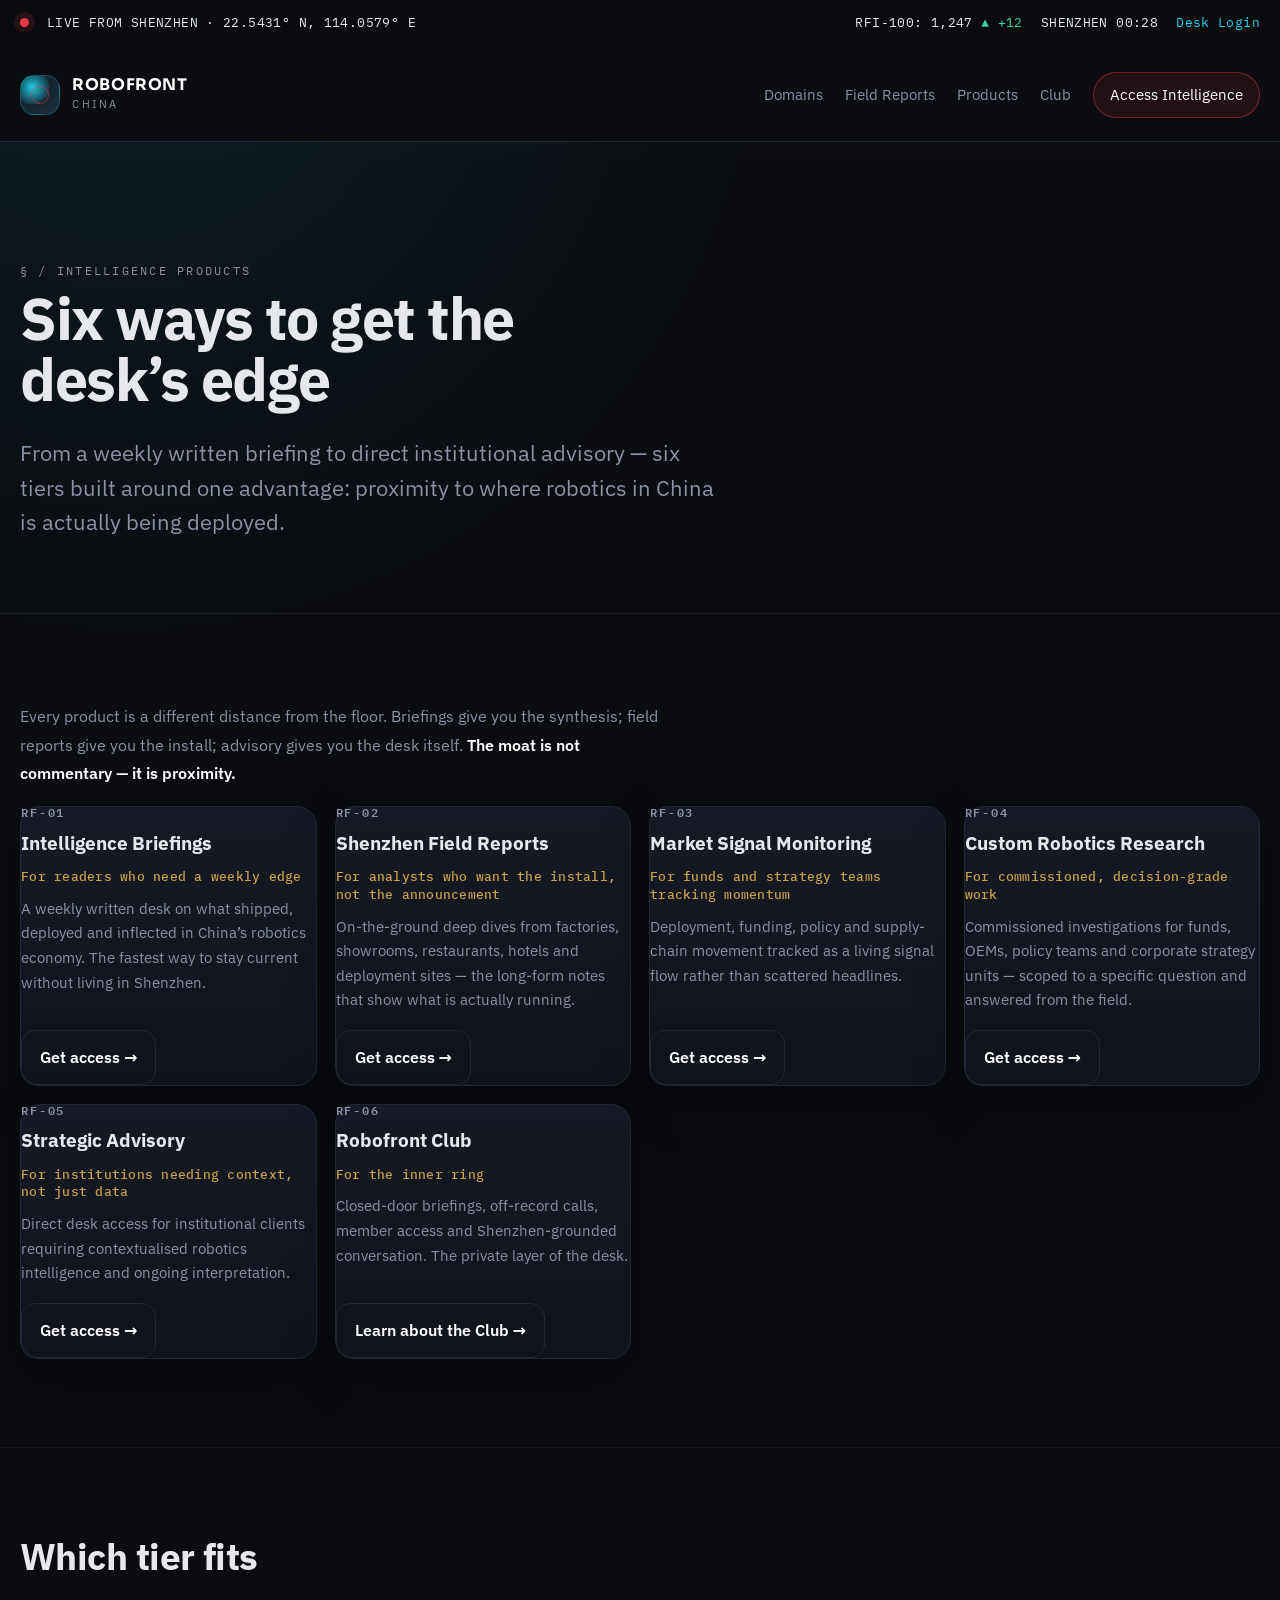
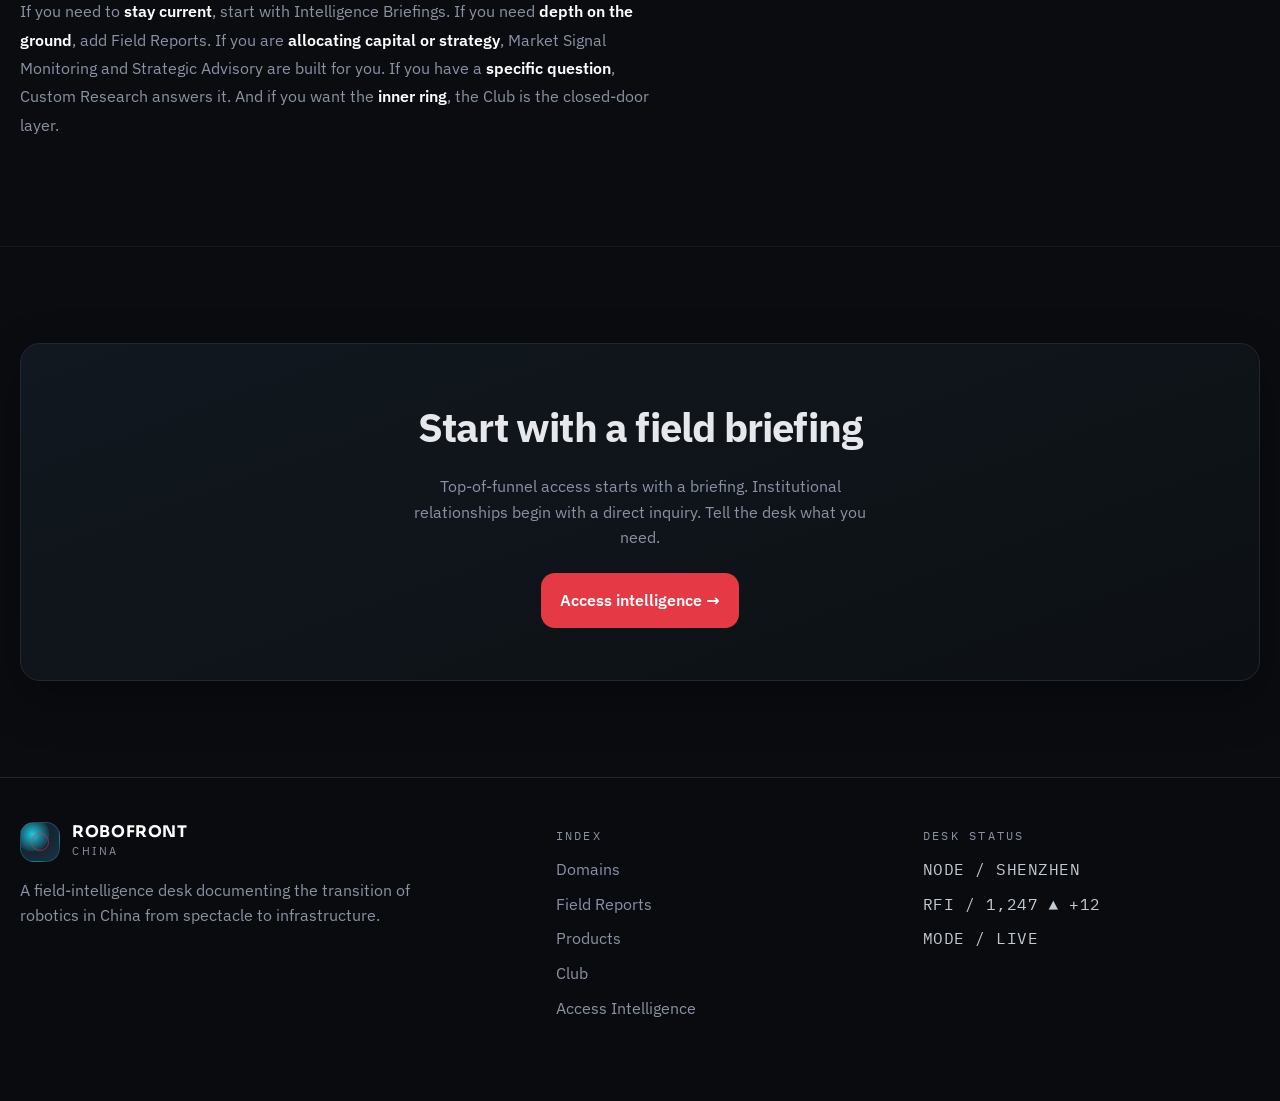
<file: products.html>
<!DOCTYPE html>
<html lang="en">
<head>
  <meta charset="UTF-8" />
  <meta name="viewport" content="width=device-width, initial-scale=1.0" />
  <title>Intelligence Products — Six robotics intelligence tiers | Robofront China</title>
  <meta name="description" content="Six robotics intelligence verticals — from a weekly Shenzhen briefing to custom research and institutional advisory. Choose the tier that fits." />
  <link rel="canonical" href="https://robofront.io/products.html" />
  <meta name="theme-color" content="#0C1014" />
  <meta property="og:type" content="website" />
  <meta property="og:site_name" content="Robofront China" />
  <meta property="og:title" content="Intelligence Products — Six robotics intelligence tiers | Robofront China" />
  <meta property="og:description" content="Six robotics intelligence verticals — from a weekly Shenzhen briefing to custom research and institutional advisory. Choose the tier that fits." />
  <meta property="og:url" content="https://robofront.io/products.html" />
  <meta property="og:image" content="https://robofront.io/og-image.jpg" />
  <meta property="og:image:width" content="1200" />
  <meta property="og:image:height" content="630" />
  <meta name="twitter:card" content="summary_large_image" />
  <meta name="twitter:image" content="https://robofront.io/og-image.jpg" />
  <link rel="icon" href="/favicon.svg" type="image/svg+xml" />
  <link rel="icon" href="/favicon-32.png" sizes="32x32" type="image/png" />
  <link rel="apple-touch-icon" href="/apple-touch-icon.png" />
  <link rel="manifest" href="/site.webmanifest" />
  <style>picture{display:contents}@font-face{font-family:"IBM Plex Sans";font-style:normal;font-weight:400;font-display:swap;src:url("ibm-plex-sans-400.woff2") format("woff2");}@font-face{font-family:"IBM Plex Sans";font-style:normal;font-weight:500;font-display:swap;src:url("ibm-plex-sans-500.woff2") format("woff2");}@font-face{font-family:"IBM Plex Sans";font-style:normal;font-weight:600;font-display:swap;src:url("ibm-plex-sans-600.woff2") format("woff2");}@font-face{font-family:"IBM Plex Sans";font-style:normal;font-weight:700;font-display:swap;src:url("ibm-plex-sans-700.woff2") format("woff2");}@font-face{font-family:"IBM Plex Mono";font-style:normal;font-weight:400;font-display:swap;src:url("ibm-plex-mono-400.woff2") format("woff2");}@font-face{font-family:"IBM Plex Mono";font-style:normal;font-weight:500;font-display:swap;src:url("ibm-plex-mono-500.woff2") format("woff2");}@font-face{font-family:"IBM Plex Mono";font-style:normal;font-weight:600;font-display:swap;src:url("ibm-plex-mono-600.woff2") format("woff2");}@font-face{font-family:"Sora";font-style:normal;font-weight:600;font-display:swap;src:url("sora-600.woff2") format("woff2");}@font-face{font-family:"Sora";font-style:normal;font-weight:700;font-display:swap;src:url("sora-700.woff2") format("woff2");}@font-face{font-family:"Sora";font-style:normal;font-weight:800;font-display:swap;src:url("sora-800.woff2") format("woff2");}

:root{
  --bg:#0A0C10;
  --surface:#10131A;
  --surface-2:#161A24;
  --border:#222734;
  --text:#E6E8EC;
  --muted:#8A92A3;
  --faint:#4A5163;
  --red:#E63946;
  --cyan:#22D3EE;
  --green:#34D399;
  --shadow:0 18px 50px rgba(0,0,0,.32);
  --radius:20px;
  --max:1240px;
}
*{box-sizing:border-box}
html{scroll-behavior:smooth}
body{margin:0;background:var(--bg);color:var(--text);font-family:'IBM Plex Sans',system-ui,sans-serif;line-height:1.55;background-image:radial-gradient(circle at 10% 0%, rgba(34,211,238,.08), transparent 22%), linear-gradient(to bottom, rgba(255,255,255,.02), transparent 180px);}
a{color:inherit;text-decoration:none}
img{display:block;max-width:100%;height:auto}
.container{width:min(var(--max), calc(100% - 40px));margin:0 auto}
.mono{font-family:'IBM Plex Mono', monospace;letter-spacing:.03em}
.eyebrow{font-size:.78rem;color:var(--muted);text-transform:uppercase;letter-spacing:.18em}
.faint{color:var(--faint)}
.panel{background:linear-gradient(180deg, rgba(22,26,36,.98), rgba(16,19,26,.98)); border:1px solid var(--border); border-radius:var(--radius); box-shadow:var(--shadow)}
.command-bar{border-bottom:1px solid #0A0C10;background:#090b0f;position:sticky;top:0;z-index:1000}
.command-inner{display:flex;justify-content:space-between;align-items:center;gap:18px;padding:10px 0;font-size:.8rem}
.command-left,.command-right{display:flex;align-items:center;gap:18px;flex-wrap:wrap}
.command-right a{color:var(--cyan)}
.live-dot{width:9px;height:9px;border-radius:50%;background:var(--red);box-shadow:0 0 0 6px rgba(230,57,70,.12)}
.up{color:var(--green);font-style:normal}
.site-header{position:sticky;top:41px;z-index:999;background:#0A0C10;backdrop-filter:blur(12px);border-top:1px solid #0A0C10;border-bottom:1px solid rgba(34,39,52,.7);margin-top:-1px}
.nav-row{display:flex;align-items:center;justify-content:space-between;padding:16px 0;gap:20px}
.brand{display:flex;align-items:center;gap:12px}
.brand strong{display:block;font-family:'Sora', sans-serif;font-size:1rem;line-height:1;color:#fff;letter-spacing:.04em}
.brand small{display:block;color:var(--muted);letter-spacing:.23em;font-size:.69rem;margin-top:3px}
.brand-mark{width:40px;height:40px;border-radius:14px;background:radial-gradient(circle at 30% 30%, rgba(34,211,238,.95), rgba(34,211,238,.1) 45%, transparent 46%), linear-gradient(145deg,#0f1620,#1e2938);border:1px solid rgba(34,211,238,.25);position:relative;box-shadow:inset 0 0 24px rgba(34,211,238,.08)}
.brand-mark::after{content:'';position:absolute;inset:10px;border-radius:50%;border:1px solid rgba(230,57,70,.55)}
.site-nav{display:flex;align-items:center;gap:22px}
.site-nav a{color:var(--muted);font-size:.95rem}
.site-nav a:hover{color:#fff}
.nav-cta{padding:10px 16px;border:1px solid rgba(230,57,70,.45);background:rgba(230,57,70,.11);border-radius:999px;color:#fff!important}
.menu-toggle{display:none;background:none;border:none;color:#fff;font-size:1.5rem}
.hero{position:relative;padding:72px 0 42px;overflow:hidden}
.hero-bg{position:absolute;inset:0;background-image:linear-gradient(90deg, rgba(10,12,16,.95) 15%, rgba(10,12,16,.82) 42%, rgba(10,12,16,.78) 60%, rgba(10,12,16,.92) 100%), url('hero.jpg'); background-size:cover; background-position:center; opacity:.55}
.hero-grid{position:relative;display:grid;grid-template-columns:1.12fr .88fr;gap:30px;align-items:start}
.hero-copy{padding:20px 0 30px}
.hero h1{margin:.35rem 0 1rem;font-family:'Sora', sans-serif;font-size:clamp(3rem, 6vw, 6rem);line-height:.96;letter-spacing:-.045em;max-width:11ch}
.subhead{font-size:1.2rem;color:#d6dbe2;max-width:680px;margin:0 0 1rem}
.hero-line{color:var(--cyan);font-size:.84rem;max-width:700px}
.hero-actions{display:flex;gap:14px;flex-wrap:wrap;margin-top:24px}
.btn{display:inline-flex;align-items:center;justify-content:center;padding:14px 18px;border-radius:14px;font-weight:600;border:1px solid var(--border);transition:.2s ease}
.btn:hover{transform:translateY(-1px)}
.btn-primary{background:var(--red);color:#fff;border-color:rgba(230,57,70,.75)}
.btn-secondary{background:transparent;color:#fff}
.hero-panel{padding:18px}
.panel-head{display:flex;align-items:center;justify-content:space-between;gap:12px;margin-bottom:18px}
.metric-row{display:grid;grid-template-columns:1fr 1fr;gap:16px;margin-bottom:18px}
.metric-row label{display:block;color:var(--muted);font-size:.75rem;text-transform:uppercase;margin-bottom:8px}
.metric-row strong{font-size:2.35rem;font-family:'Sora',sans-serif}
.signal-list{display:grid;gap:12px}
.signal-list article{padding:14px;border:1px solid var(--border);border-radius:16px;background:rgba(255,255,255,.015)}
.signal-list h3{font-size:1rem;line-height:1.4;margin:.5rem 0 0;font-weight:500}
.signal-tag{font-size:.72rem;color:var(--cyan)}
.ticker-wrap{border-top:1px solid var(--border);border-bottom:1px solid var(--border);overflow:hidden;background:#0d1016}
.ticker-track{display:flex;gap:42px;padding:14px 0;white-space:nowrap;animation:ticker 30s linear infinite;font-size:.8rem;color:var(--muted)}
@keyframes ticker{from{transform:translateX(0)}to{transform:translateX(-50%)}}
.section{padding:84px 0}
.section.alt{background:linear-gradient(180deg, rgba(255,255,255,.015), rgba(255,255,255,0))}
.section-title-row{display:flex;justify-content:space-between;gap:20px;align-items:end;margin-bottom:28px}
.section-title-row h2,.feature-copy h2,.inside-copy h2,.club-grid h2,.briefing-grid h2{font-family:'Sora', sans-serif;font-size:clamp(2rem, 4vw, 3.6rem);line-height:1.02;letter-spacing:-.035em;max-width:13ch;margin:.45rem 0 0}
.section-kicker{color:var(--muted);max-width:260px}
.domain-grid{display:grid;grid-template-columns:1.2fr .8fr .8fr;gap:18px}
.domain-card{overflow:hidden;position:relative;min-height:320px}
.domain-card.tall{grid-row:span 2;min-height:680px}
.domain-card.wide{grid-column:span 2;min-height:320px}
.domain-card img{width:100%;height:100%;object-fit:cover;filter:saturate(.92) contrast(1.02)}
.card-copy{position:absolute;left:0;right:0;bottom:0;padding:22px;background:linear-gradient(to top, rgba(10,12,16,.95), rgba(10,12,16,.55), transparent)}
.card-copy h3{margin:.5rem 0 0;font-size:1.2rem;line-height:1.25;max-width:24ch}
.feature-grid{display:grid;grid-template-columns:1fr 1fr;gap:30px;align-items:start}
.feature-copy>p:not(.eyebrow), .inside-copy>p:not(.eyebrow), .briefing-grid>p:not(.eyebrow){color:#d0d7de;font-size:1.08rem}
.locked-preview{padding:20px;margin-top:24px}
.locked-head{display:flex;justify-content:space-between;align-items:center;gap:15px;border-bottom:1px solid var(--border);padding-bottom:12px;margin-bottom:12px}
.lock{font-size:.75rem;padding:6px 10px;border-radius:999px;background:rgba(230,57,70,.12);color:#ffb6bd;border:1px solid rgba(230,57,70,.24)}
.locked-preview p{color:#d7dce2}
.locked-preview ul{padding-left:18px;color:var(--muted)}
.feature-media{overflow:hidden}
.feature-media img{width:100%;height:520px;object-fit:cover}
.caption{padding:12px 16px;color:var(--muted);font-size:.75rem;border-top:1px solid var(--border)}
.product-grid{display:grid;grid-template-columns:repeat(3, 1fr);gap:18px}
.product-card{padding:22px;display:flex;flex-direction:column;min-height:245px}
.product-card .code{color:var(--cyan);font-size:.82rem}
.product-card h3{font-size:1.35rem;margin:.6rem 0 .6rem;font-family:'Sora',sans-serif}
.product-card p{color:#d0d7de;flex:1}
.product-card a{color:#fff;border-top:1px solid var(--border);padding-top:14px;margin-top:12px}
.product-card.highlight{border-color:rgba(230,57,70,.45);box-shadow:0 0 0 1px rgba(230,57,70,.18), var(--shadow)}
.inside-grid{display:grid;grid-template-columns:.95fr 1.05fr;gap:26px;align-items:start}
.mini-stats{display:grid;grid-template-columns:repeat(3,1fr);gap:14px;margin-top:24px}
.mini-stat{padding:18px}
.mini-stat span{display:block;color:var(--muted);font-size:.75rem;margin-bottom:6px}
.mini-stat strong{font-family:'Sora', sans-serif;font-size:1.45rem}
.inside-media-grid{display:grid;grid-template-columns:1fr 1fr;gap:18px}
.inside-media-grid figure{overflow:hidden;margin:0}
.inside-media-grid img{width:100%;height:320px;object-fit:cover}
.inside-media-grid figcaption{padding:12px 14px;color:var(--muted);font-size:.74rem}
.evidence-grid{display:grid;grid-template-columns:repeat(3,1fr);gap:18px}
.evidence-card{overflow:hidden;margin:0}
.evidence-card img{width:100%;height:360px;object-fit:cover}
.evidence-card figcaption{padding:18px}
.evidence-card figcaption span{display:block;color:var(--muted);font-size:.73rem;margin-bottom:6px}
.evidence-card figcaption strong{font-size:1rem;line-height:1.4;font-weight:500}
.club-section .club-grid{display:grid;grid-template-columns:1.1fr .9fr;gap:28px;padding:30px}
.club-list{padding-left:20px;color:#d0d7de}
.club-box{border:1px solid var(--border);border-radius:18px;padding:24px;background:rgba(255,255,255,.02);display:flex;flex-direction:column;justify-content:center}
.club-box span{color:var(--muted);font-size:.8rem}
.club-box strong{font-family:'Sora', sans-serif;font-size:4rem;line-height:1;margin:10px 0 8px}
.briefing-grid{display:grid;grid-template-columns:.95fr 1.05fr;gap:28px;align-items:start}
.briefing-form{padding:22px;display:grid;gap:14px}
.briefing-form label span{display:block;font-size:.92rem;color:#d4dae0;margin-bottom:8px}
.briefing-form input,.briefing-form select,.briefing-form textarea{width:100%;padding:14px 14px;border-radius:14px;border:1px solid var(--border);background:#0c1016;color:#fff;font:inherit}
.site-footer{padding:44px 0 70px;border-top:1px solid var(--border);background:#090b0f}
.footer-grid{display:grid;grid-template-columns:1.2fr .8fr .8fr;gap:30px}
.footer-brand{margin-bottom:14px}
.site-footer p{color:var(--muted);max-width:42ch}
.site-footer ul{list-style:none;padding:0;margin:10px 0 0}
.site-footer li{margin:10px 0;color:var(--muted)}
.status-list li{color:#c3cad2}
@media (max-width: 1080px){
  .hero-grid,.feature-grid,.inside-grid,.briefing-grid,.club-section .club-grid,.footer-grid{grid-template-columns:1fr}
  .domain-grid,.product-grid,.evidence-grid,.inside-media-grid{grid-template-columns:1fr 1fr}
  .domain-card.tall,.domain-card.wide{grid-row:auto;grid-column:auto;min-height:320px}
}
@media (max-width: 780px){
  .site-nav{display:none}
  .menu-toggle{display:block}
  .container{width:min(calc(100% - 24px), var(--max))}
  .section{padding:58px 0}
  .hero{padding:48px 0 24px}
  .hero-grid,.metric-row,.domain-grid,.product-grid,.evidence-grid,.inside-media-grid,.mini-stats{grid-template-columns:1fr}
  .feature-media img,.inside-media-grid img,.evidence-card img{height:auto}
  .command-right{display:none}
  .section-title-row{flex-direction:column;align-items:flex-start}
  .club-box strong{font-size:3rem}
}

  
/* --- V3.2 fixed header anti-flicker patch --- */
body{
  padding-top:142px;
}
.command-bar{
  position:fixed!important;
  top:0!important;
  left:0!important;
  right:0!important;
  height:46px!important;
  min-height:46px!important;
  background:#090b0f!important;
  border-bottom:0!important;
  z-index:3000!important;
  transform:translateZ(0);
  -webkit-transform:translateZ(0);
}
.command-inner{
  height:46px!important;
  padding-top:0!important;
  padding-bottom:0!important;
}
.site-header{
  position:fixed!important;
  top:45px!important;
  left:0!important;
  right:0!important;
  height:97px!important;
  min-height:97px!important;
  margin-top:0!important;
  background:#0A0C10!important;
  border-top:2px solid #0A0C10!important;
  border-bottom:1px solid #222734!important;
  z-index:2999!important;
  transform:translateZ(0);
  -webkit-transform:translateZ(0);
}
.nav-row{
  height:96px!important;
  padding-top:0!important;
  padding-bottom:0!important;
}
.hero{
  padding-top:72px;
}
@media (max-width: 780px){
  body{
    padding-top:142px;
  }
  .command-bar{
    height:46px!important;
    min-height:46px!important;
    overflow:hidden!important;
  }
  .command-inner{
    height:46px!important;
    min-height:46px!important;
    overflow:hidden!important;
  }
  .site-header{
    top:45px!important;
    height:97px!important;
    min-height:97px!important;
    background:#0A0C10!important;
  }
  .nav-row{
    height:96px!important;
  }
  .hero{
    padding-top:34px;
  }
}

  .form-status{margin:14px 0 0;font:500 14px/1.5 "IBM Plex Mono",monospace;letter-spacing:.02em}.form-status.ok{color:#C8A24A}.form-status.err{color:#e2675a}.briefing-form button[disabled]{opacity:.55;cursor:progress}@media (max-width:780px){.nav-row{position:relative}.site-nav.open{display:flex;flex-direction:column;align-items:stretch;gap:0;position:absolute;top:100%;left:0;right:0;background:#0C1014;border-top:1px solid rgba(255,255,255,.08);box-shadow:0 18px 44px rgba(0,0,0,.55);padding:6px 0;z-index:60}.site-nav.open a{display:block;width:100%;padding:15px 22px;font-size:1.02rem;color:#E9EEF1;border-bottom:1px solid rgba(255,255,255,.05)}.site-nav.open a:hover{background:rgba(255,255,255,.03)}.site-nav.open .nav-cta{margin:10px 18px 8px;border-radius:10px;text-align:center;border-bottom:none;color:#fff}.menu-toggle[aria-expanded="true"]{color:#E5484D}}
/* ===== multi-page additions ===== */
.page-hero{padding:clamp(54px,9vw,120px) 0 clamp(34px,5vw,52px);border-bottom:1px solid rgba(255,255,255,.07);position:relative}
.page-hero .eyebrow{margin-bottom:18px}
.page-hero h1{font-size:clamp(2.1rem,6.4vw,3.7rem);line-height:1.03;letter-spacing:-.025em;margin:.1em 0 .45em;max-width:18ch}
.lede{font-size:clamp(1.08rem,2.4vw,1.38rem);color:var(--muted);max-width:54ch;line-height:1.55}
.prose-section{padding:clamp(42px,7vw,88px) 0;border-bottom:1px solid rgba(255,255,255,.05)}
.prose-section:last-of-type{border-bottom:none}
.prose h2{font-size:clamp(1.55rem,3.6vw,2.3rem);letter-spacing:-.015em;line-height:1.12;margin:0 0 .55em;max-width:24ch}
.prose h3{font-size:1.15rem;letter-spacing:-.01em;margin:1.6em 0 .4em}
.prose p{color:var(--muted);line-height:1.72;max-width:64ch;margin:0 0 1.15em;font-size:1.03rem}
.prose p strong{color:#fff;font-weight:600}
.prose ul{list-style:none;padding:0;margin:0 0 1.3em;max-width:64ch}
.prose ul li{position:relative;padding:0 0 0 22px;margin:0 0 .7em;color:var(--muted);line-height:1.6}
.prose ul li::before{content:"";position:absolute;left:0;top:.55em;width:8px;height:2px;background:var(--brass,#C8A24A)}
.media{border-radius:16px;overflow:hidden;border:1px solid rgba(255,255,255,.07);background:#0e141a}
.media img{width:100%;height:100%;object-fit:cover;display:block}
.domain-row{display:grid;grid-template-columns:1.05fr 1fr;gap:clamp(24px,4vw,52px);align-items:center;margin:0 0 clamp(34px,5vw,64px)}
.domain-row:nth-child(even) .media{order:2}
.domain-row .media{aspect-ratio:4/3}
.domain-row .tag{font:600 .72rem/1 "IBM Plex Mono",monospace;letter-spacing:.18em;color:var(--brass,#C8A24A);text-transform:uppercase}
.tier-grid{display:grid;grid-template-columns:repeat(auto-fit,minmax(280px,1fr));gap:18px;margin-top:8px}
.tier{display:flex;flex-direction:column;gap:10px}
.tier .rf{font:600 .72rem/1 "IBM Plex Mono",monospace;letter-spacing:.16em;color:var(--muted)}
.tier h3{margin:0;font-size:1.18rem}
.tier .who{font:500 .8rem/1.4 "IBM Plex Mono",monospace;color:var(--brass,#C8A24A);letter-spacing:.02em}
.tier p{color:var(--muted);line-height:1.6;font-size:.96rem;margin:0;flex:1}
.tier .btn{margin-top:8px;align-self:flex-start}
.cta-band{padding:clamp(48px,8vw,96px) 0}
.cta-band .panel{padding:clamp(30px,5vw,52px);text-align:center;background:linear-gradient(160deg,#11181f,#0c1014)}
.cta-band h2{font-size:clamp(1.6rem,4vw,2.5rem);letter-spacing:-.02em;margin:0 0 .4em}
.cta-band p{color:var(--muted);max-width:48ch;margin:0 auto 1.4em;line-height:1.6}
.facts{display:flex;flex-wrap:wrap;gap:14px;margin:6px 0 0}
.facts .fact{flex:1 1 150px;border:1px solid rgba(255,255,255,.08);border-radius:12px;padding:16px 18px;background:#0e141a}
.facts .fact b{display:block;font-size:1.5rem;letter-spacing:-.02em}
.facts .fact span{font:500 .72rem/1.3 "IBM Plex Mono",monospace;letter-spacing:.1em;color:var(--muted);text-transform:uppercase}
@media (max-width:760px){.domain-row{grid-template-columns:1fr}.domain-row:nth-child(even) .media{order:0}}
/* ===== mobile menu polish ===== */
@media (max-width:780px){
  .site-nav.open{background:#0b0f13;box-shadow:0 24px 60px rgba(0,0,0,.7)}
  .site-nav.open .nav-cta{background:#E5484D !important;color:#fff !important;border:none !important;
    margin:12px 18px 10px;border-radius:11px;text-align:center;padding:15px 20px;font-weight:600}
  .site-nav.open .nav-cta:hover{background:#d83b40 !important}
}

@media (max-width:760px){.page-hero h1{max-width:none}section .container[style*='grid-template-columns:1fr 1fr']{grid-template-columns:1fr !important}}
@media (max-width:780px){
  .site-nav.open .nav-cta{width:auto !important;box-sizing:border-box;margin:12px 18px 14px !important;
    background:#E5484D !important;color:#fff !important;border:none !important;border-radius:11px;
    text-align:center;padding:15px 20px;font-weight:600;display:block}
}
</style>
</head>
<body>
  <div class="command-bar">
    <div class="container command-inner">
      <div class="command-left">
        <span class="live-dot"></span>
        <span class="mono">LIVE FROM SHENZHEN · 22.5431° N, 114.0579° E</span>
      </div>
      <div class="command-right mono">
        <span>RFI-100: 1,247 <em class="up">▲ +12</em></span>
        <span data-shenzhen-clock>SHENZHEN 07:00</span>
        <a href="access.html">Desk Login</a>
      </div>
    </div>
  </div>
  <header class="site-header">
    <div class="container nav-row">
      <a class="brand" href="index.html">
        <span class="brand-mark"></span>
        <span><strong>ROBOFRONT</strong><small>CHINA</small></span>
      </a>
      <nav class="site-nav"><a href="domains.html">Domains</a><a href="field-reports.html">Field Reports</a><a href="products.html" aria-current="page">Products</a><a href="club.html">Club</a><a class="nav-cta" href="access.html">Access Intelligence</a></nav>
      <button class="menu-toggle" aria-label="Open navigation">☰</button>
    </div>
  </header>
  <main id="top">

<section class="page-hero">
  <div class="container">
    <span class="eyebrow mono">§ / INTELLIGENCE PRODUCTS</span>
    <h1>Six ways to get the desk&rsquo;s edge</h1>
    <p class="lede">From a weekly written briefing to direct institutional advisory &mdash; six tiers built around one advantage: proximity to where robotics in China is actually being deployed.</p>
  </div>
</section>
<section class="prose-section">
  <div class="container prose">
    <p>Every product is a different distance from the floor. Briefings give you the synthesis; field reports give you the install; advisory gives you the desk itself. <strong>The moat is not commentary &mdash; it is proximity.</strong></p>
  </div>
  <div class="container"><div class="tier-grid"><article class="tier panel">
      <span class="rf">RF-01</span>
      <h3>Intelligence Briefings</h3>
      <span class="who">For readers who need a weekly edge</span>
      <p>A weekly written desk on what shipped, deployed and inflected in China&rsquo;s robotics economy. The fastest way to stay current without living in Shenzhen.</p>
      <a class="btn btn-secondary" href="access.html?interest=Intelligence%20Briefings">Get access &rarr;</a>
    </article><article class="tier panel">
      <span class="rf">RF-02</span>
      <h3>Shenzhen Field Reports</h3>
      <span class="who">For analysts who want the install, not the announcement</span>
      <p>On-the-ground deep dives from factories, showrooms, restaurants, hotels and deployment sites &mdash; the long-form notes that show what is actually running.</p>
      <a class="btn btn-secondary" href="access.html?interest=Shenzhen%20Field%20Reports">Get access &rarr;</a>
    </article><article class="tier panel">
      <span class="rf">RF-03</span>
      <h3>Market Signal Monitoring</h3>
      <span class="who">For funds and strategy teams tracking momentum</span>
      <p>Deployment, funding, policy and supply-chain movement tracked as a living signal flow rather than scattered headlines.</p>
      <a class="btn btn-secondary" href="access.html?interest=Market%20Signal%20Monitoring">Get access &rarr;</a>
    </article><article class="tier panel">
      <span class="rf">RF-04</span>
      <h3>Custom Robotics Research</h3>
      <span class="who">For commissioned, decision-grade work</span>
      <p>Commissioned investigations for funds, OEMs, policy teams and corporate strategy units &mdash; scoped to a specific question and answered from the field.</p>
      <a class="btn btn-secondary" href="access.html?interest=Custom%20Robotics%20Research">Get access &rarr;</a>
    </article><article class="tier panel">
      <span class="rf">RF-05</span>
      <h3>Strategic Advisory</h3>
      <span class="who">For institutions needing context, not just data</span>
      <p>Direct desk access for institutional clients requiring contextualised robotics intelligence and ongoing interpretation.</p>
      <a class="btn btn-secondary" href="access.html?interest=Strategic%20Advisory">Get access &rarr;</a>
    </article><article class="tier panel">
      <span class="rf">RF-06</span>
      <h3>Robofront Club</h3>
      <span class="who">For the inner ring</span>
      <p>Closed-door briefings, off-record calls, member access and Shenzhen-grounded conversation. The private layer of the desk.</p>
      <a class="btn btn-secondary" href="club.html">Learn about the Club &rarr;</a>
    </article></div></div>
</section>
<section class="prose-section">
  <div class="container prose">
    <h2>Which tier fits</h2>
    <p>If you need to <strong>stay current</strong>, start with Intelligence Briefings. If you need <strong>depth on the ground</strong>, add Field Reports. If you are <strong>allocating capital or strategy</strong>, Market Signal Monitoring and Strategic Advisory are built for you. If you have a <strong>specific question</strong>, Custom Research answers it. And if you want the <strong>inner ring</strong>, the Club is the closed-door layer.</p>
  </div>
</section>
<section class="cta-band">
  <div class="container"><div class="panel">
    <h2>Start with a field briefing</h2>
    <p>Top-of-funnel access starts with a briefing. Institutional relationships begin with a direct inquiry. Tell the desk what you need.</p>
    <a class="btn btn-primary" href="access.html">Access intelligence &rarr;</a>
  </div></div>
</section>
  </main>
  <footer class="site-footer">
    <div class="container footer-grid">
      <div>
        <a class="brand footer-brand" href="index.html">
          <span class="brand-mark"></span>
          <span><strong>ROBOFRONT</strong><small>CHINA</small></span>
        </a>
        <p>A field-intelligence desk documenting the transition of robotics in China from spectacle to infrastructure.</p>
      </div>
      <div>
        <span class="eyebrow mono">INDEX</span>
        <ul>
          <li><a href="domains.html">Domains</a></li>
          <li><a href="field-reports.html">Field Reports</a></li>
          <li><a href="products.html">Products</a></li>
          <li><a href="club.html">Club</a></li>
          <li><a href="access.html">Access Intelligence</a></li>
        </ul>
      </div>
      <div>
        <span class="eyebrow mono">DESK STATUS</span>
        <ul class="mono status-list">
          <li>NODE / SHENZHEN</li>
          <li>RFI / 1,247 ▲ +12</li>
          <li>MODE / LIVE</li>
        </ul>
      </div>
    </div>
  </footer>
  <script>

const counters = document.querySelectorAll('[data-count]');
const observer = new IntersectionObserver((entries)=>{
  entries.forEach(entry=>{
    if(entry.isIntersecting){
      const el = entry.target;
      const target = Number(el.dataset.count || 0);
      if(window.matchMedia('(prefers-reduced-motion: reduce)').matches){ el.textContent = target.toLocaleString(); observer.unobserve(el); return; }
      let start = 0;
      const duration = 800;
      const startTime = performance.now();
      const tick = (now)=>{
        const progress = Math.min((now-startTime)/duration, 1);
        const eased = 1 - Math.pow(1-progress, 3);
        el.textContent = Math.floor(eased * target).toLocaleString();
        if(progress < 1) requestAnimationFrame(tick);
      };
      requestAnimationFrame(tick);
      observer.unobserve(el);
    }
  });
},{threshold:0.4});
counters.forEach(el=>observer.observe(el));

/* ---- Access form: FormSubmit relay (no backend needed) ---- */
const ROBOFRONT_EMAIL = 'partners@robofront.io';   // <- change here if the inbox changes
const form = document.querySelector('.briefing-form');
const statusEl = form ? form.querySelector('.form-status') : null;
function setStatus(msg, kind){
  if(!statusEl) return;
  statusEl.textContent = msg;
  statusEl.className = 'form-status ' + (kind||'');
  statusEl.hidden = false;
}
form?.addEventListener('submit', async (e)=>{
  e.preventDefault();
  if(form._honey && form._honey.value) return;          // bot caught
  const btn = form.querySelector('button[type=submit]');
  const data = new FormData(form);
  data.append('_subject', 'Robofront access request \u2014 ' + (data.get('interest')||''));
  data.append('_captcha', 'false');
  data.append('_template', 'table');
  btn.disabled = true; const label = btn.textContent; btn.textContent = 'Sending\u2026';
  setStatus('Sending your request\u2026', '');
  try{
    const res = await fetch('https://formsubmit.co/ajax/' + ROBOFRONT_EMAIL, {
      method:'POST', headers:{'Accept':'application/json'}, body:data
    });
    if(!res.ok) throw new Error('http '+res.status);
    form.reset();
    setStatus('Request received. The desk will be in touch shortly.', 'ok');
  }catch(err){
    setStatus('Could not send right now \u2014 email ' + ROBOFRONT_EMAIL + ' directly.', 'err');
  }finally{
    btn.disabled = false; btn.textContent = label;
  }
});

/* ---- Product CTAs: preselect Interest, then jump to the form ---- */
document.querySelectorAll('[data-interest]').forEach(a=>{
  a.addEventListener('click', ()=>{
    const sel = form ? form.querySelector('select[name=interest]') : null;
    if(sel){
      const want = a.getAttribute('data-interest');
      [...sel.options].forEach(o=>{ if(o.text.trim()===want) sel.value=o.value; });
    }
    setTimeout(()=>{ form?.querySelector('input[name=name]')?.focus({preventScroll:true}); }, 600);
  });
});

  
/* ---- Mobile nav toggle ---- */
const menuBtn=document.querySelector('.menu-toggle');
const siteNav=document.querySelector('.site-nav');
if(menuBtn&&siteNav){
  menuBtn.setAttribute('aria-expanded','false');
  const setOpen=(o)=>{
    siteNav.classList.toggle('open',o);
    menuBtn.setAttribute('aria-expanded',o?'true':'false');
    menuBtn.textContent=o?'\u2715':'\u2630';
    menuBtn.setAttribute('aria-label',o?'Close navigation':'Open navigation');
  };
  menuBtn.addEventListener('click',(e)=>{e.stopPropagation();setOpen(!siteNav.classList.contains('open'));});
  siteNav.querySelectorAll('a').forEach(a=>a.addEventListener('click',()=>setOpen(false)));
  document.addEventListener('click',(e)=>{if(siteNav.classList.contains('open')&&!siteNav.contains(e.target)&&e.target!==menuBtn)setOpen(false);});
  document.addEventListener('keydown',(e)=>{if(e.key==='Escape')setOpen(false);});
}


/* ---- Shenzhen live clock (command bar) ---- */
const szClock=document.querySelector('[data-shenzhen-clock]');
if(szClock){
  const tick=()=>{
    const t=new Date().toLocaleTimeString('en-GB',{hour:'2-digit',minute:'2-digit',timeZone:'Asia/Shanghai'});
    szClock.textContent='SHENZHEN '+t;
  };
  tick(); setInterval(tick,30000);
}

/* ---- Access page: preselect Interest from ?interest= ---- */
(function(){
  const sel=document.querySelector('.briefing-form select[name=interest]');
  if(!sel) return;
  const want=new URLSearchParams(location.search).get('interest');
  if(want){ [...sel.options].forEach(o=>{ if(o.text.trim()===want) sel.value=o.value; }); }
})();
</script>
</body>
</html>
</file>
<file: style.css>
picture{display:contents}@font-face{font-family:"IBM Plex Sans";font-style:normal;font-weight:400;font-display:swap;src:url("ibm-plex-sans-400.woff2") format("woff2");}@font-face{font-family:"IBM Plex Sans";font-style:normal;font-weight:500;font-display:swap;src:url("ibm-plex-sans-500.woff2") format("woff2");}@font-face{font-family:"IBM Plex Sans";font-style:normal;font-weight:600;font-display:swap;src:url("ibm-plex-sans-600.woff2") format("woff2");}@font-face{font-family:"IBM Plex Sans";font-style:normal;font-weight:700;font-display:swap;src:url("ibm-plex-sans-700.woff2") format("woff2");}@font-face{font-family:"IBM Plex Mono";font-style:normal;font-weight:400;font-display:swap;src:url("ibm-plex-mono-400.woff2") format("woff2");}@font-face{font-family:"IBM Plex Mono";font-style:normal;font-weight:500;font-display:swap;src:url("ibm-plex-mono-500.woff2") format("woff2");}@font-face{font-family:"IBM Plex Mono";font-style:normal;font-weight:600;font-display:swap;src:url("ibm-plex-mono-600.woff2") format("woff2");}@font-face{font-family:"Sora";font-style:normal;font-weight:600;font-display:swap;src:url("sora-600.woff2") format("woff2");}@font-face{font-family:"Sora";font-style:normal;font-weight:700;font-display:swap;src:url("sora-700.woff2") format("woff2");}@font-face{font-family:"Sora";font-style:normal;font-weight:800;font-display:swap;src:url("sora-800.woff2") format("woff2");}

:root{
  --bg:#0A0C10;
  --surface:#10131A;
  --surface-2:#161A24;
  --border:#222734;
  --text:#E6E8EC;
  --muted:#8A92A3;
  --faint:#4A5163;
  --red:#E63946;
  --cyan:#22D3EE;
  --green:#34D399;
  --shadow:0 18px 50px rgba(0,0,0,.32);
  --radius:20px;
  --max:1240px;
}
*{box-sizing:border-box}
html{scroll-behavior:smooth}
body{margin:0;background:var(--bg);color:var(--text);font-family:'IBM Plex Sans',system-ui,sans-serif;line-height:1.55;background-image:radial-gradient(circle at 10% 0%, rgba(34,211,238,.08), transparent 22%), linear-gradient(to bottom, rgba(255,255,255,.02), transparent 180px);}
a{color:inherit;text-decoration:none}
img{display:block;max-width:100%;height:auto}
.container{width:min(var(--max), calc(100% - 40px));margin:0 auto}
.mono{font-family:'IBM Plex Mono', monospace;letter-spacing:.03em}
.eyebrow{font-size:.78rem;color:var(--muted);text-transform:uppercase;letter-spacing:.18em}
.faint{color:var(--faint)}
.panel{background:linear-gradient(180deg, rgba(22,26,36,.98), rgba(16,19,26,.98)); border:1px solid var(--border); border-radius:var(--radius); box-shadow:var(--shadow)}
.command-bar{border-bottom:1px solid #0A0C10;background:#090b0f;position:sticky;top:0;z-index:1000}
.command-inner{display:flex;justify-content:space-between;align-items:center;gap:18px;padding:10px 0;font-size:.8rem}
.command-left,.command-right{display:flex;align-items:center;gap:18px;flex-wrap:wrap}
.command-right a{color:var(--cyan)}
.live-dot{width:9px;height:9px;border-radius:50%;background:var(--red);box-shadow:0 0 0 6px rgba(230,57,70,.12)}
.up{color:var(--green);font-style:normal}
.site-header{position:sticky;top:41px;z-index:999;background:#0A0C10;backdrop-filter:blur(12px);border-top:1px solid #0A0C10;border-bottom:1px solid rgba(34,39,52,.7);margin-top:-1px}
.nav-row{display:flex;align-items:center;justify-content:space-between;padding:16px 0;gap:20px}
.brand{display:flex;align-items:center;gap:12px}
.brand strong{display:block;font-family:'Sora', sans-serif;font-size:1rem;line-height:1;color:#fff;letter-spacing:.04em}
.brand small{display:block;color:var(--muted);letter-spacing:.23em;font-size:.69rem;margin-top:3px}
.brand-mark{width:40px;height:40px;border-radius:14px;background:radial-gradient(circle at 30% 30%, rgba(34,211,238,.95), rgba(34,211,238,.1) 45%, transparent 46%), linear-gradient(145deg,#0f1620,#1e2938);border:1px solid rgba(34,211,238,.25);position:relative;box-shadow:inset 0 0 24px rgba(34,211,238,.08)}
.brand-mark::after{content:'';position:absolute;inset:10px;border-radius:50%;border:1px solid rgba(230,57,70,.55)}
.site-nav{display:flex;align-items:center;gap:22px}
.site-nav a{color:var(--muted);font-size:.95rem}
.site-nav a:hover{color:#fff}
.nav-cta{padding:10px 16px;border:1px solid rgba(230,57,70,.45);background:rgba(230,57,70,.11);border-radius:999px;color:#fff!important}
.menu-toggle{display:none;background:none;border:none;color:#fff;font-size:1.5rem}
.hero{position:relative;padding:72px 0 42px;overflow:hidden}
.hero-bg{position:absolute;inset:0;background-image:linear-gradient(90deg, rgba(10,12,16,.95) 15%, rgba(10,12,16,.82) 42%, rgba(10,12,16,.78) 60%, rgba(10,12,16,.92) 100%), url('hero.jpg'); background-size:cover; background-position:center; opacity:.55}
.hero-grid{position:relative;display:grid;grid-template-columns:1.12fr .88fr;gap:30px;align-items:start}
.hero-copy{padding:20px 0 30px}
.hero h1{margin:.35rem 0 1rem;font-family:'Sora', sans-serif;font-size:clamp(3rem, 6vw, 6rem);line-height:.96;letter-spacing:-.045em;max-width:11ch}
.subhead{font-size:1.2rem;color:#d6dbe2;max-width:680px;margin:0 0 1rem}
.hero-line{color:var(--cyan);font-size:.84rem;max-width:700px}
.hero-actions{display:flex;gap:14px;flex-wrap:wrap;margin-top:24px}
.btn{display:inline-flex;align-items:center;justify-content:center;padding:14px 18px;border-radius:14px;font-weight:600;border:1px solid var(--border);transition:.2s ease}
.btn:hover{transform:translateY(-1px)}
.btn-primary{background:var(--red);color:#fff;border-color:rgba(230,57,70,.75)}
.btn-secondary{background:transparent;color:#fff}
.hero-panel{padding:18px}
.panel-head{display:flex;align-items:center;justify-content:space-between;gap:12px;margin-bottom:18px}
.metric-row{display:grid;grid-template-columns:1fr 1fr;gap:16px;margin-bottom:18px}
.metric-row label{display:block;color:var(--muted);font-size:.75rem;text-transform:uppercase;margin-bottom:8px}
.metric-row strong{font-size:2.35rem;font-family:'Sora',sans-serif}
.signal-list{display:grid;gap:12px}
.signal-list article{padding:14px;border:1px solid var(--border);border-radius:16px;background:rgba(255,255,255,.015)}
.signal-list h3{font-size:1rem;line-height:1.4;margin:.5rem 0 0;font-weight:500}
.signal-tag{font-size:.72rem;color:var(--cyan)}
.ticker-wrap{border-top:1px solid var(--border);border-bottom:1px solid var(--border);overflow:hidden;background:#0d1016}
.ticker-track{display:flex;gap:42px;padding:14px 0;white-space:nowrap;animation:ticker 30s linear infinite;font-size:.8rem;color:var(--muted)}
@keyframes ticker{from{transform:translateX(0)}to{transform:translateX(-50%)}}
.section{padding:84px 0}
.section.alt{background:linear-gradient(180deg, rgba(255,255,255,.015), rgba(255,255,255,0))}
.section-title-row{display:flex;justify-content:space-between;gap:20px;align-items:end;margin-bottom:28px}
.section-title-row h2,.feature-copy h2,.inside-copy h2,.club-grid h2,.briefing-grid h2{font-family:'Sora', sans-serif;font-size:clamp(2rem, 4vw, 3.6rem);line-height:1.02;letter-spacing:-.035em;max-width:13ch;margin:.45rem 0 0}
.section-kicker{color:var(--muted);max-width:260px}
.domain-grid{display:grid;grid-template-columns:1.2fr .8fr .8fr;gap:18px}
.domain-card{overflow:hidden;position:relative;min-height:320px}
.domain-card.tall{grid-row:span 2;min-height:680px}
.domain-card.wide{grid-column:span 2;min-height:320px}
.domain-card img{width:100%;height:100%;object-fit:cover;filter:saturate(.92) contrast(1.02)}
.card-copy{position:absolute;left:0;right:0;bottom:0;padding:22px;background:linear-gradient(to top, rgba(10,12,16,.95), rgba(10,12,16,.55), transparent)}
.card-copy h3{margin:.5rem 0 0;font-size:1.2rem;line-height:1.25;max-width:24ch}
.feature-grid{display:grid;grid-template-columns:1fr 1fr;gap:30px;align-items:start}
.feature-copy>p:not(.eyebrow), .inside-copy>p:not(.eyebrow), .briefing-grid>p:not(.eyebrow){color:#d0d7de;font-size:1.08rem}
.locked-preview{padding:20px;margin-top:24px}
.locked-head{display:flex;justify-content:space-between;align-items:center;gap:15px;border-bottom:1px solid var(--border);padding-bottom:12px;margin-bottom:12px}
.lock{font-size:.75rem;padding:6px 10px;border-radius:999px;background:rgba(230,57,70,.12);color:#ffb6bd;border:1px solid rgba(230,57,70,.24)}
.locked-preview p{color:#d7dce2}
.locked-preview ul{padding-left:18px;color:var(--muted)}
.feature-media{overflow:hidden}
.feature-media img{width:100%;height:520px;object-fit:cover}
.caption{padding:12px 16px;color:var(--muted);font-size:.75rem;border-top:1px solid var(--border)}
.product-grid{display:grid;grid-template-columns:repeat(3, 1fr);gap:18px}
.product-card{padding:22px;display:flex;flex-direction:column;min-height:245px}
.product-card .code{color:var(--cyan);font-size:.82rem}
.product-card h3{font-size:1.35rem;margin:.6rem 0 .6rem;font-family:'Sora',sans-serif}
.product-card p{color:#d0d7de;flex:1}
.product-card a{color:#fff;border-top:1px solid var(--border);padding-top:14px;margin-top:12px}
.product-card.highlight{border-color:rgba(230,57,70,.45);box-shadow:0 0 0 1px rgba(230,57,70,.18), var(--shadow)}
.inside-grid{display:grid;grid-template-columns:.95fr 1.05fr;gap:26px;align-items:start}
.mini-stats{display:grid;grid-template-columns:repeat(3,1fr);gap:14px;margin-top:24px}
.mini-stat{padding:18px}
.mini-stat span{display:block;color:var(--muted);font-size:.75rem;margin-bottom:6px}
.mini-stat strong{font-family:'Sora', sans-serif;font-size:1.45rem}
.inside-media-grid{display:grid;grid-template-columns:1fr 1fr;gap:18px}
.inside-media-grid figure{overflow:hidden;margin:0}
.inside-media-grid img{width:100%;height:320px;object-fit:cover}
.inside-media-grid figcaption{padding:12px 14px;color:var(--muted);font-size:.74rem}
.evidence-grid{display:grid;grid-template-columns:repeat(3,1fr);gap:18px}
.evidence-card{overflow:hidden;margin:0}
.evidence-card img{width:100%;height:360px;object-fit:cover}
.evidence-card figcaption{padding:18px}
.evidence-card figcaption span{display:block;color:var(--muted);font-size:.73rem;margin-bottom:6px}
.evidence-card figcaption strong{font-size:1rem;line-height:1.4;font-weight:500}
.club-section .club-grid{display:grid;grid-template-columns:1.1fr .9fr;gap:28px;padding:30px}
.club-list{padding-left:20px;color:#d0d7de}
.club-box{border:1px solid var(--border);border-radius:18px;padding:24px;background:rgba(255,255,255,.02);display:flex;flex-direction:column;justify-content:center}
.club-box span{color:var(--muted);font-size:.8rem}
.club-box strong{font-family:'Sora', sans-serif;font-size:4rem;line-height:1;margin:10px 0 8px}
.briefing-grid{display:grid;grid-template-columns:.95fr 1.05fr;gap:28px;align-items:start}
.briefing-form{padding:22px;display:grid;gap:14px}
.briefing-form label span{display:block;font-size:.92rem;color:#d4dae0;margin-bottom:8px}
.briefing-form input,.briefing-form select,.briefing-form textarea{width:100%;padding:14px 14px;border-radius:14px;border:1px solid var(--border);background:#0c1016;color:#fff;font:inherit}
.site-footer{padding:44px 0 70px;border-top:1px solid var(--border);background:#090b0f}
.footer-grid{display:grid;grid-template-columns:1.2fr .8fr .8fr;gap:30px}
.footer-brand{margin-bottom:14px}
.site-footer p{color:var(--muted);max-width:42ch}
.site-footer ul{list-style:none;padding:0;margin:10px 0 0}
.site-footer li{margin:10px 0;color:var(--muted)}
.status-list li{color:#c3cad2}
@media (max-width: 1080px){
  .hero-grid,.feature-grid,.inside-grid,.briefing-grid,.club-section .club-grid,.footer-grid{grid-template-columns:1fr}
  .domain-grid,.product-grid,.evidence-grid,.inside-media-grid{grid-template-columns:1fr 1fr}
  .domain-card.tall,.domain-card.wide{grid-row:auto;grid-column:auto;min-height:320px}
}
@media (max-width: 780px){
  .site-nav{display:none}
  .menu-toggle{display:block}
  .container{width:min(calc(100% - 24px), var(--max))}
  .section{padding:58px 0}
  .hero{padding:48px 0 24px}
  .hero-grid,.metric-row,.domain-grid,.product-grid,.evidence-grid,.inside-media-grid,.mini-stats{grid-template-columns:1fr}
  .feature-media img,.inside-media-grid img,.evidence-card img{height:auto}
  .command-right{display:none}
  .section-title-row{flex-direction:column;align-items:flex-start}
  .club-box strong{font-size:3rem}
}

  
/* --- V3.2 fixed header anti-flicker patch --- */
body{
  padding-top:142px;
}
.command-bar{
  position:fixed!important;
  top:0!important;
  left:0!important;
  right:0!important;
  height:46px!important;
  min-height:46px!important;
  background:#090b0f!important;
  border-bottom:0!important;
  z-index:3000!important;
  transform:translateZ(0);
  -webkit-transform:translateZ(0);
}
.command-inner{
  height:46px!important;
  padding-top:0!important;
  padding-bottom:0!important;
}
.site-header{
  position:fixed!important;
  top:45px!important;
  left:0!important;
  right:0!important;
  height:97px!important;
  min-height:97px!important;
  margin-top:0!important;
  background:#0A0C10!important;
  border-top:2px solid #0A0C10!important;
  border-bottom:1px solid #222734!important;
  z-index:2999!important;
  transform:translateZ(0);
  -webkit-transform:translateZ(0);
}
.nav-row{
  height:96px!important;
  padding-top:0!important;
  padding-bottom:0!important;
}
.hero{
  padding-top:72px;
}
@media (max-width: 780px){
  body{
    padding-top:142px;
  }
  .command-bar{
    height:46px!important;
    min-height:46px!important;
    overflow:hidden!important;
  }
  .command-inner{
    height:46px!important;
    min-height:46px!important;
    overflow:hidden!important;
  }
  .site-header{
    top:45px!important;
    height:97px!important;
    min-height:97px!important;
    background:#0A0C10!important;
  }
  .nav-row{
    height:96px!important;
  }
  .hero{
    padding-top:34px;
  }
}

  .form-status{margin:14px 0 0;font:500 14px/1.5 "IBM Plex Mono",monospace;letter-spacing:.02em}.form-status.ok{color:#C8A24A}.form-status.err{color:#e2675a}.briefing-form button[disabled]{opacity:.55;cursor:progress}@media (max-width:780px){.nav-row{position:relative}.site-nav.open{display:flex;flex-direction:column;align-items:stretch;gap:0;position:absolute;top:100%;left:0;right:0;background:#0C1014;border-top:1px solid rgba(255,255,255,.08);box-shadow:0 18px 44px rgba(0,0,0,.55);padding:6px 0;z-index:60}.site-nav.open a{display:block;width:100%;padding:15px 22px;font-size:1.02rem;color:#E9EEF1;border-bottom:1px solid rgba(255,255,255,.05)}.site-nav.open a:hover{background:rgba(255,255,255,.03)}.site-nav.open .nav-cta{margin:10px 18px 8px;border-radius:10px;text-align:center;border-bottom:none;color:#fff}.menu-toggle[aria-expanded="true"]{color:#E5484D}}
/* ===== multi-page additions ===== */
.page-hero{padding:clamp(54px,9vw,120px) 0 clamp(34px,5vw,52px);border-bottom:1px solid rgba(255,255,255,.07);position:relative}
.page-hero .eyebrow{margin-bottom:18px}
.page-hero h1{font-size:clamp(2.1rem,6.4vw,3.7rem);line-height:1.03;letter-spacing:-.025em;margin:.1em 0 .45em;max-width:18ch}
.lede{font-size:clamp(1.08rem,2.4vw,1.38rem);color:var(--muted);max-width:54ch;line-height:1.55}
.prose-section{padding:clamp(42px,7vw,88px) 0;border-bottom:1px solid rgba(255,255,255,.05)}
.prose-section:last-of-type{border-bottom:none}
.prose h2{font-size:clamp(1.55rem,3.6vw,2.3rem);letter-spacing:-.015em;line-height:1.12;margin:0 0 .55em;max-width:24ch}
.prose h3{font-size:1.15rem;letter-spacing:-.01em;margin:1.6em 0 .4em}
.prose p{color:var(--muted);line-height:1.72;max-width:64ch;margin:0 0 1.15em;font-size:1.03rem}
.prose p strong{color:#fff;font-weight:600}
.prose ul{list-style:none;padding:0;margin:0 0 1.3em;max-width:64ch}
.prose ul li{position:relative;padding:0 0 0 22px;margin:0 0 .7em;color:var(--muted);line-height:1.6}
.prose ul li::before{content:"";position:absolute;left:0;top:.55em;width:8px;height:2px;background:var(--brass,#C8A24A)}
.media{border-radius:16px;overflow:hidden;border:1px solid rgba(255,255,255,.07);background:#0e141a}
.media img{width:100%;height:100%;object-fit:cover;display:block}
.domain-row{display:grid;grid-template-columns:1.05fr 1fr;gap:clamp(24px,4vw,52px);align-items:center;margin:0 0 clamp(34px,5vw,64px)}
.domain-row:nth-child(even) .media{order:2}
.domain-row .media{aspect-ratio:4/3}
.domain-row .tag{font:600 .72rem/1 "IBM Plex Mono",monospace;letter-spacing:.18em;color:var(--brass,#C8A24A);text-transform:uppercase}
.tier-grid{display:grid;grid-template-columns:repeat(auto-fit,minmax(280px,1fr));gap:18px;margin-top:8px}
.tier{display:flex;flex-direction:column;gap:10px}
.tier .rf{font:600 .72rem/1 "IBM Plex Mono",monospace;letter-spacing:.16em;color:var(--muted)}
.tier h3{margin:0;font-size:1.18rem}
.tier .who{font:500 .8rem/1.4 "IBM Plex Mono",monospace;color:var(--brass,#C8A24A);letter-spacing:.02em}
.tier p{color:var(--muted);line-height:1.6;font-size:.96rem;margin:0;flex:1}
.tier .btn{margin-top:8px;align-self:flex-start}
.cta-band{padding:clamp(48px,8vw,96px) 0}
.cta-band .panel{padding:clamp(30px,5vw,52px);text-align:center;background:linear-gradient(160deg,#11181f,#0c1014)}
.cta-band h2{font-size:clamp(1.6rem,4vw,2.5rem);letter-spacing:-.02em;margin:0 0 .4em}
.cta-band p{color:var(--muted);max-width:48ch;margin:0 auto 1.4em;line-height:1.6}
.facts{display:flex;flex-wrap:wrap;gap:14px;margin:6px 0 0}
.facts .fact{flex:1 1 150px;border:1px solid rgba(255,255,255,.08);border-radius:12px;padding:16px 18px;background:#0e141a}
.facts .fact b{display:block;font-size:1.5rem;letter-spacing:-.02em}
.facts .fact span{font:500 .72rem/1.3 "IBM Plex Mono",monospace;letter-spacing:.1em;color:var(--muted);text-transform:uppercase}
@media (max-width:760px){.domain-row{grid-template-columns:1fr}.domain-row:nth-child(even) .media{order:0}}
/* ===== mobile menu polish ===== */
@media (max-width:780px){
  .site-nav.open{background:#0b0f13;box-shadow:0 24px 60px rgba(0,0,0,.7)}
  .site-nav.open .nav-cta{background:#E5484D !important;color:#fff !important;border:none !important;
    margin:12px 18px 10px;border-radius:11px;text-align:center;padding:15px 20px;font-weight:600}
  .site-nav.open .nav-cta:hover{background:#d83b40 !important}
}

@media (max-width:760px){.page-hero h1{max-width:none}section .container[style*='grid-template-columns:1fr 1fr']{grid-template-columns:1fr !important}}
@media (max-width:780px){
  .site-nav.open .nav-cta{width:auto !important;box-sizing:border-box;margin:12px 18px 14px !important;
    background:#E5484D !important;color:#fff !important;border:none !important;border-radius:11px;
    text-align:center;padding:15px 20px;font-weight:600;display:block}
}
</file>
